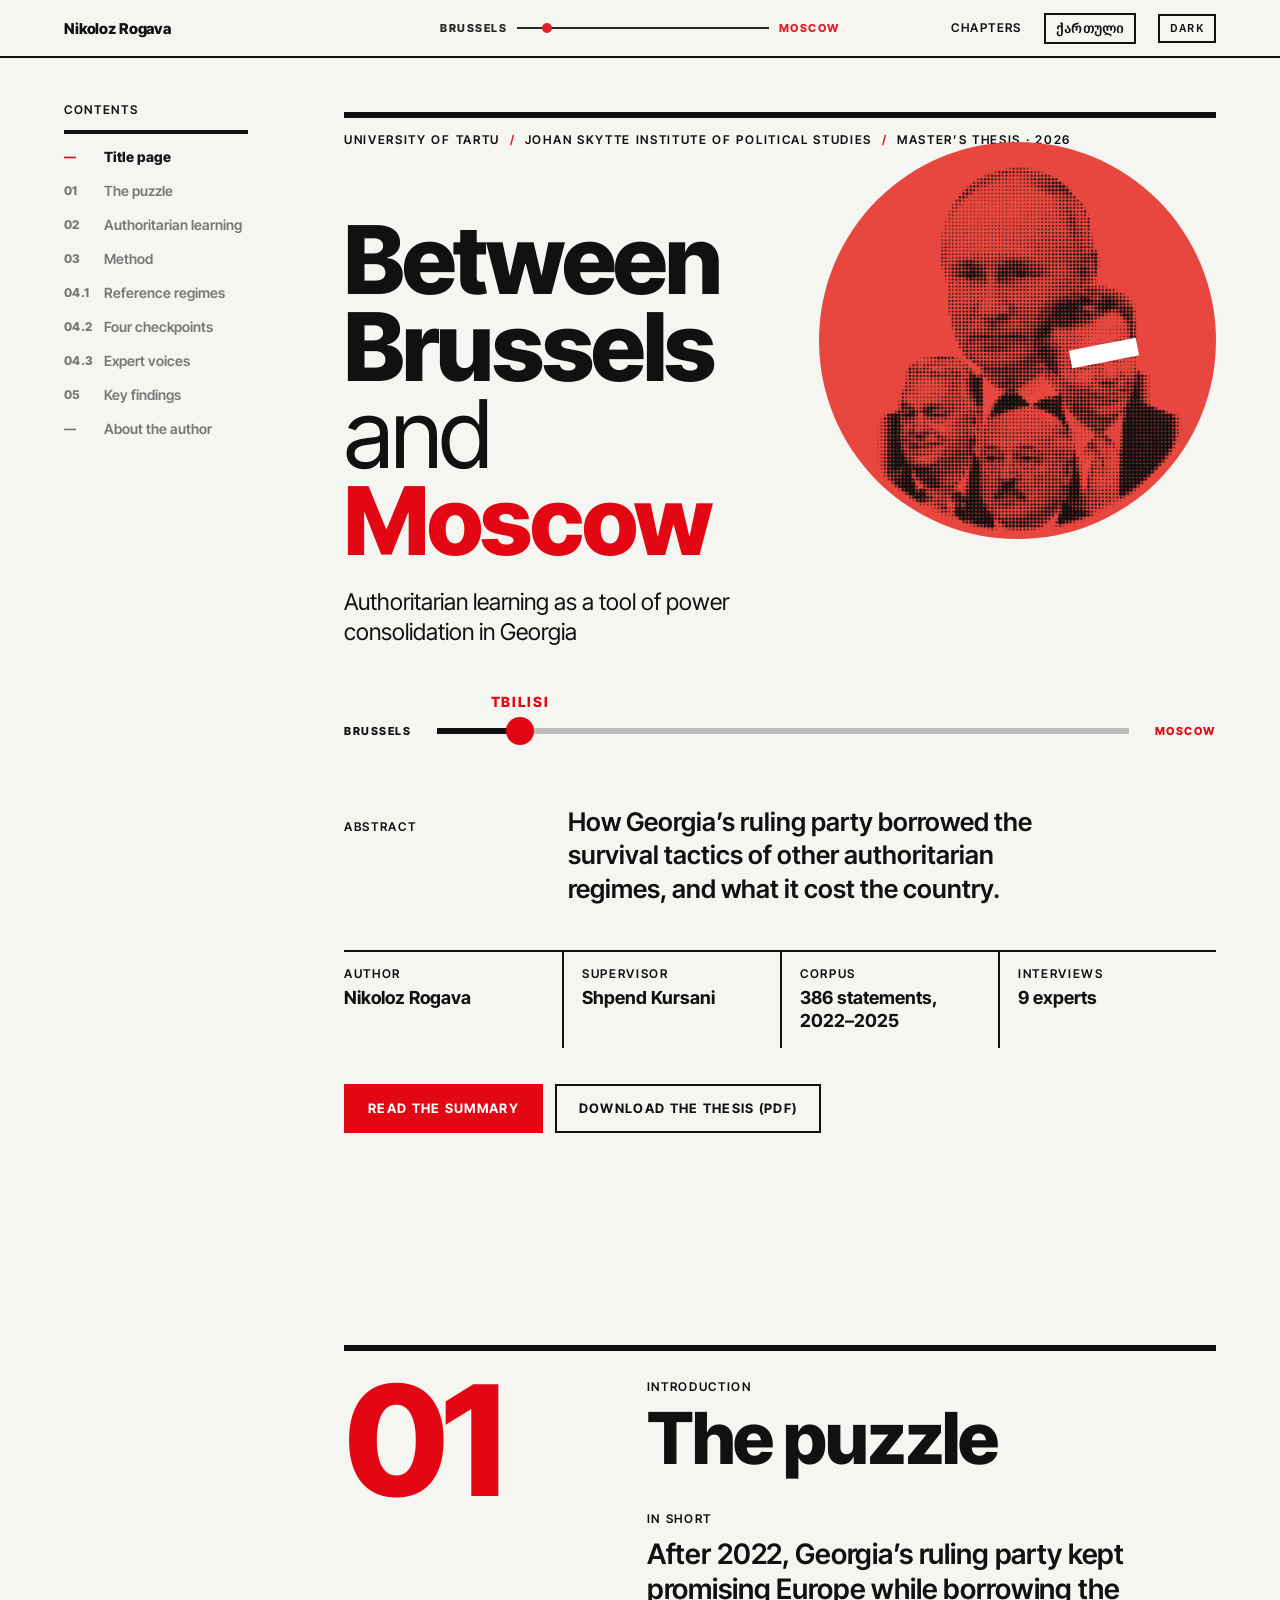
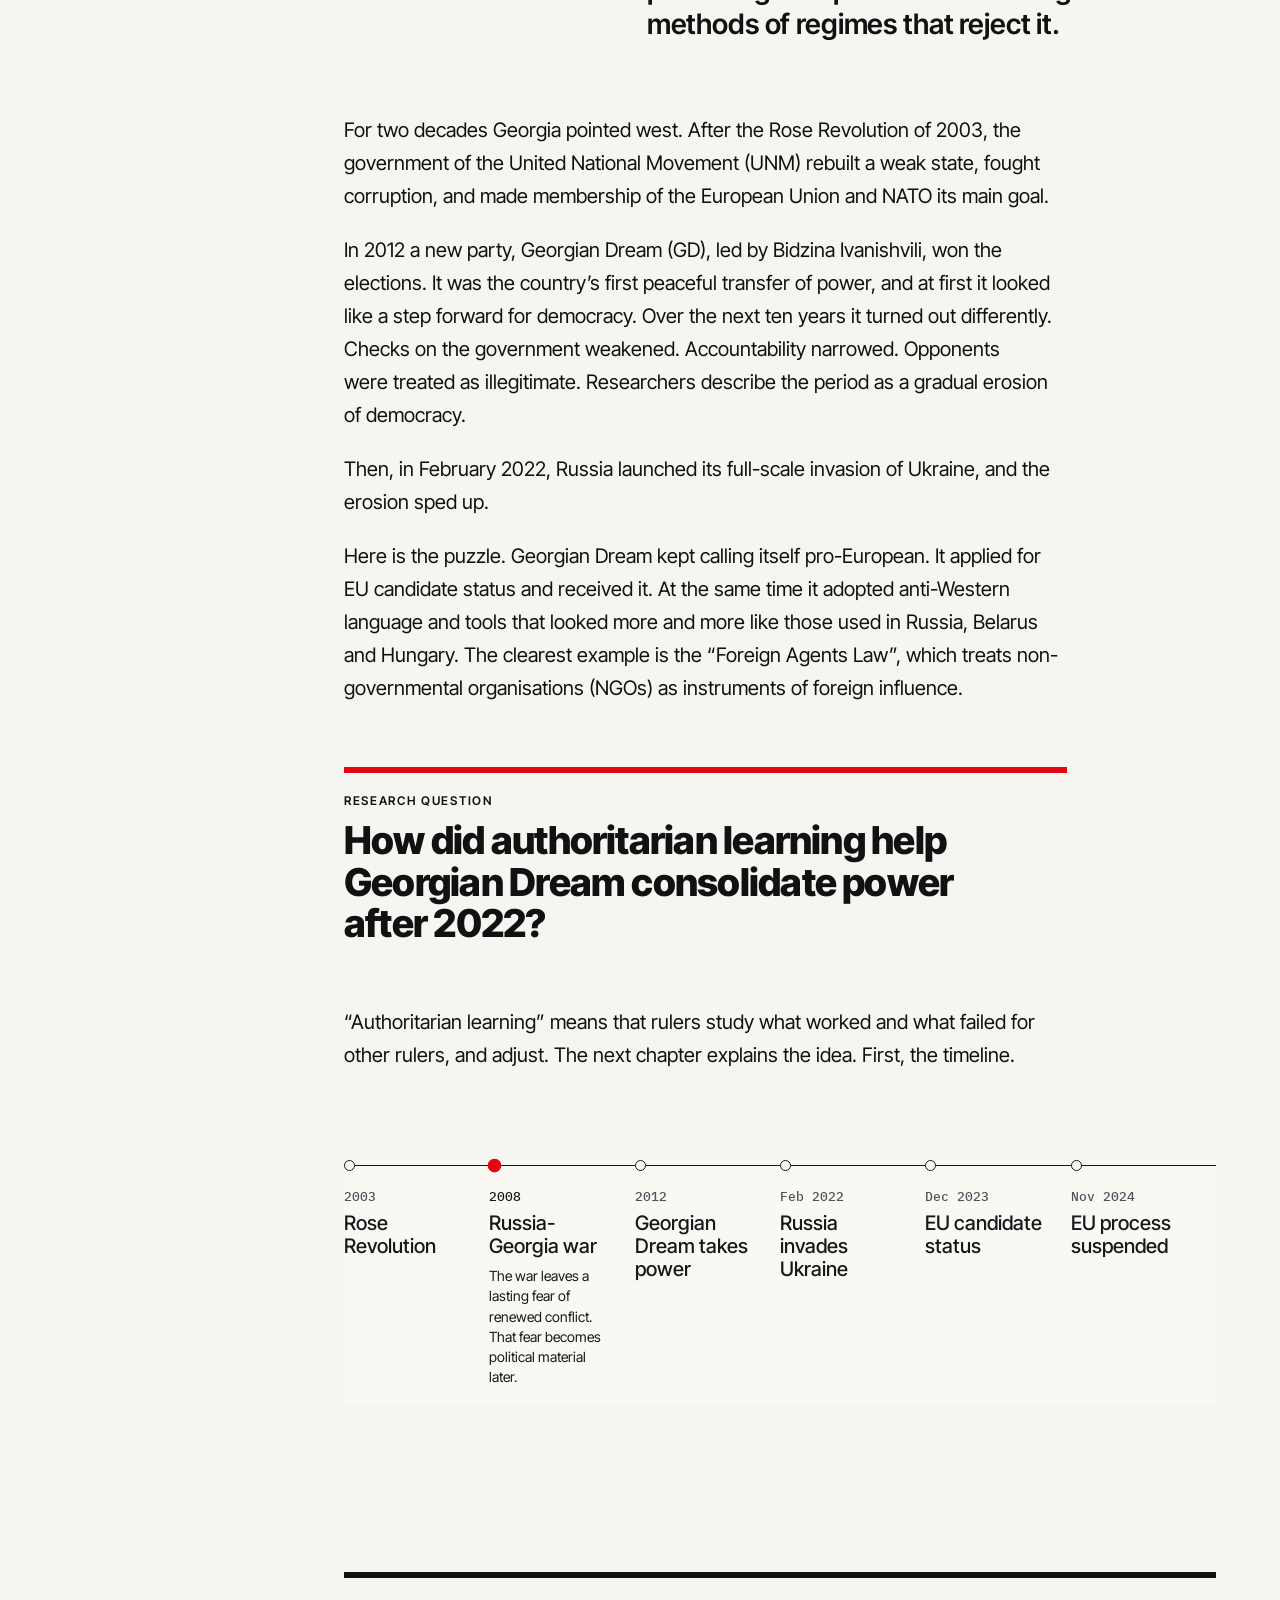
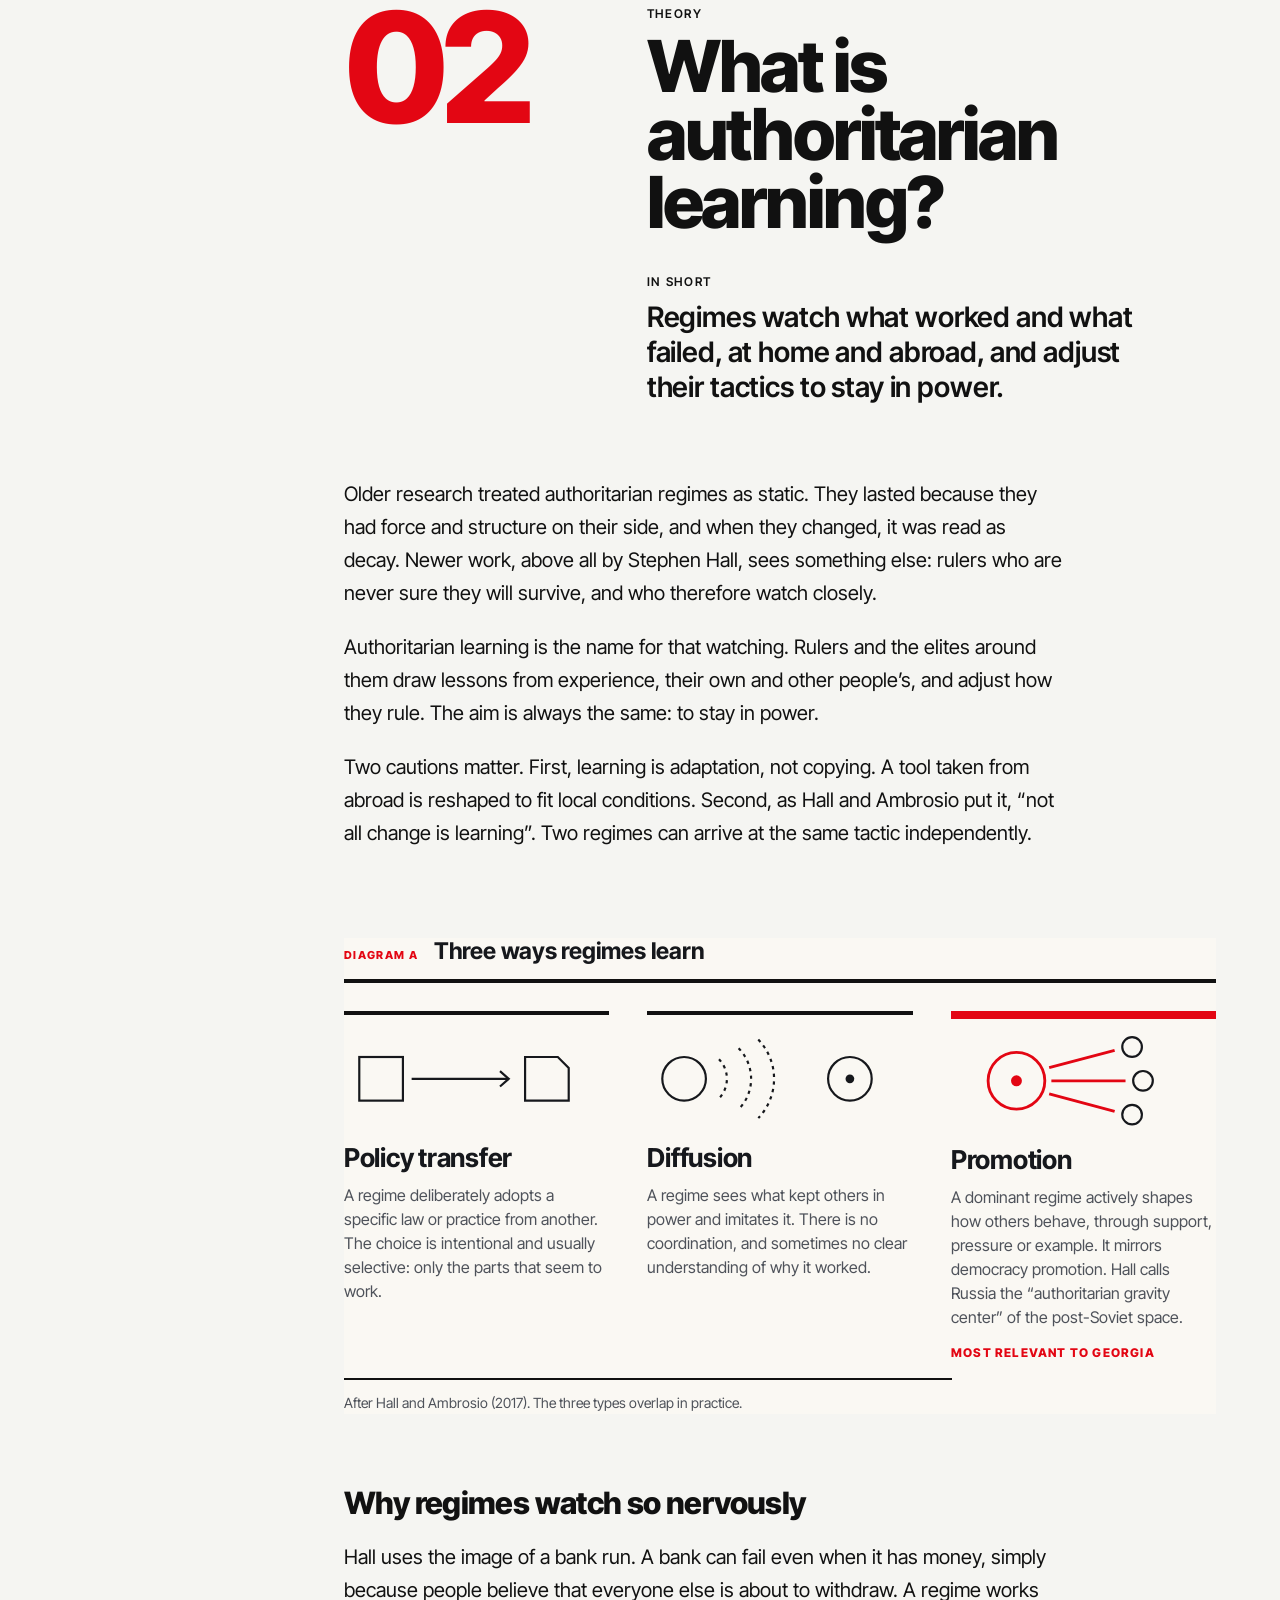
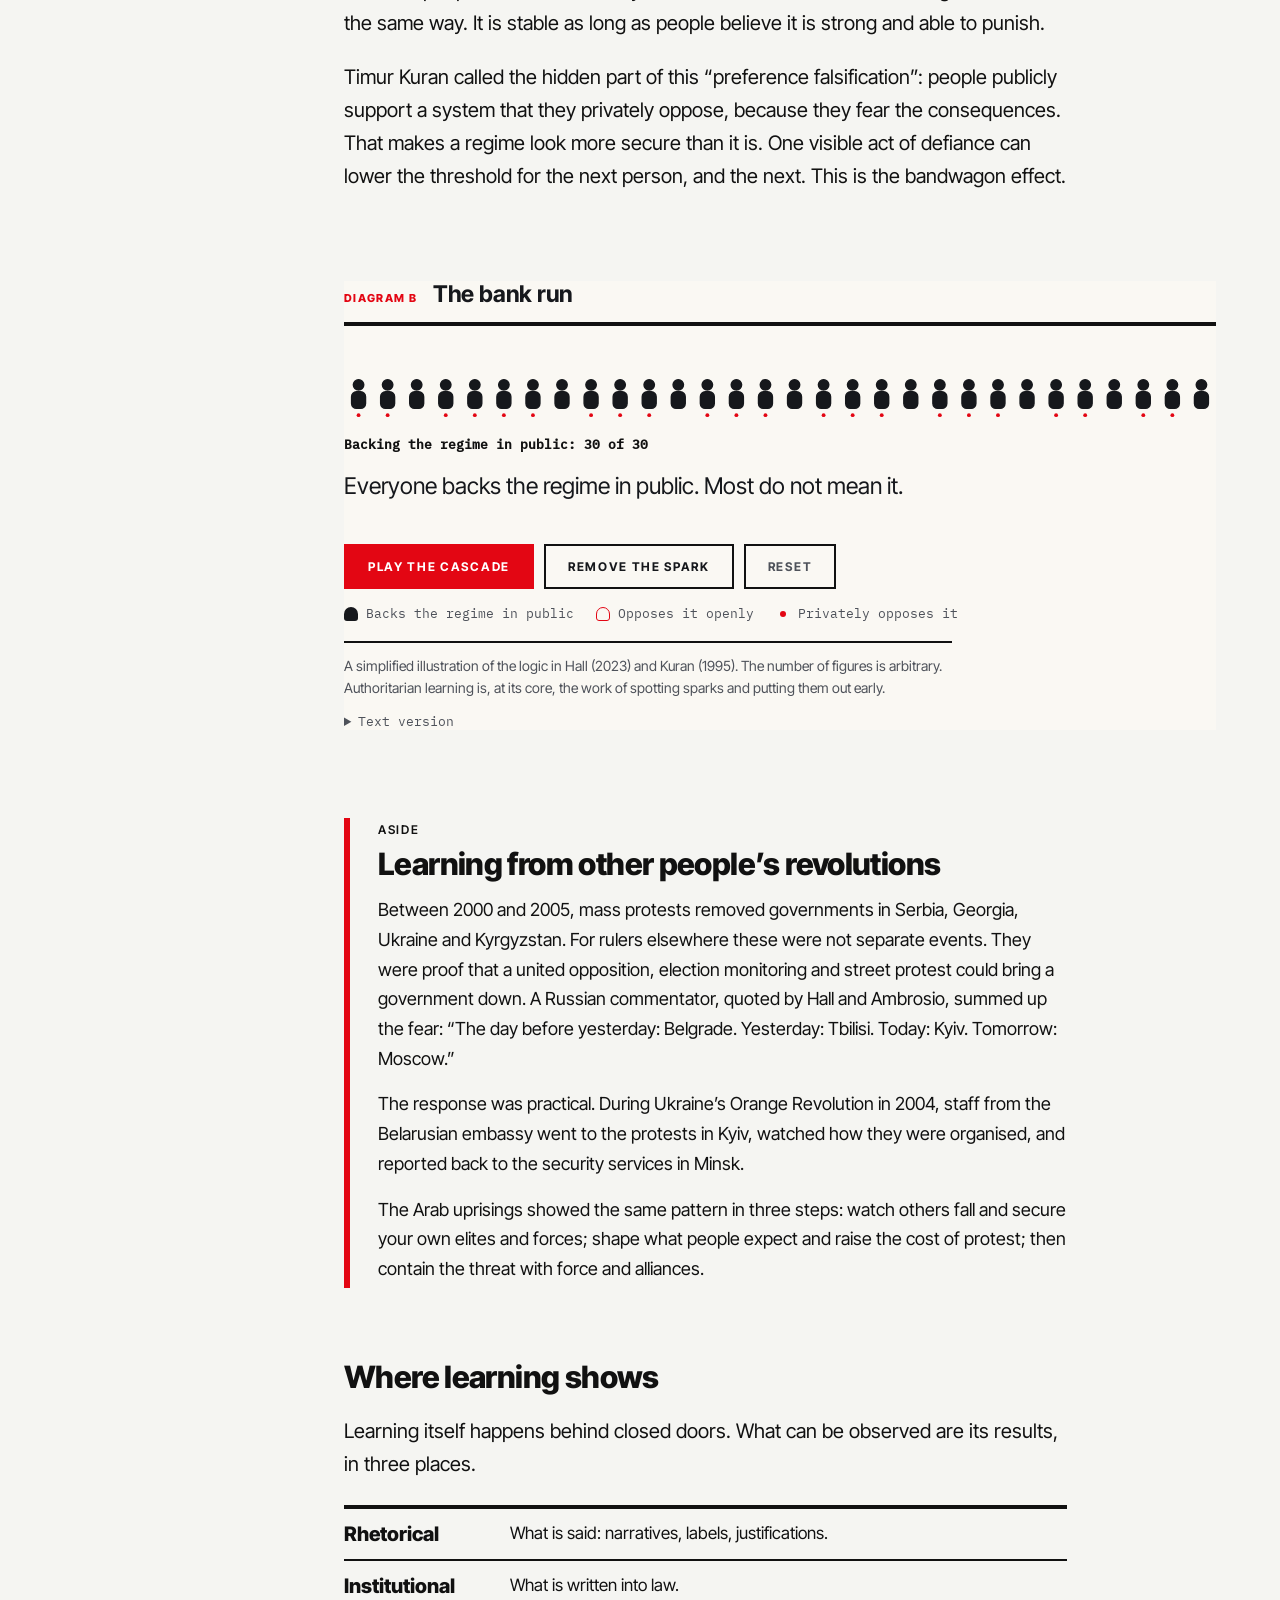
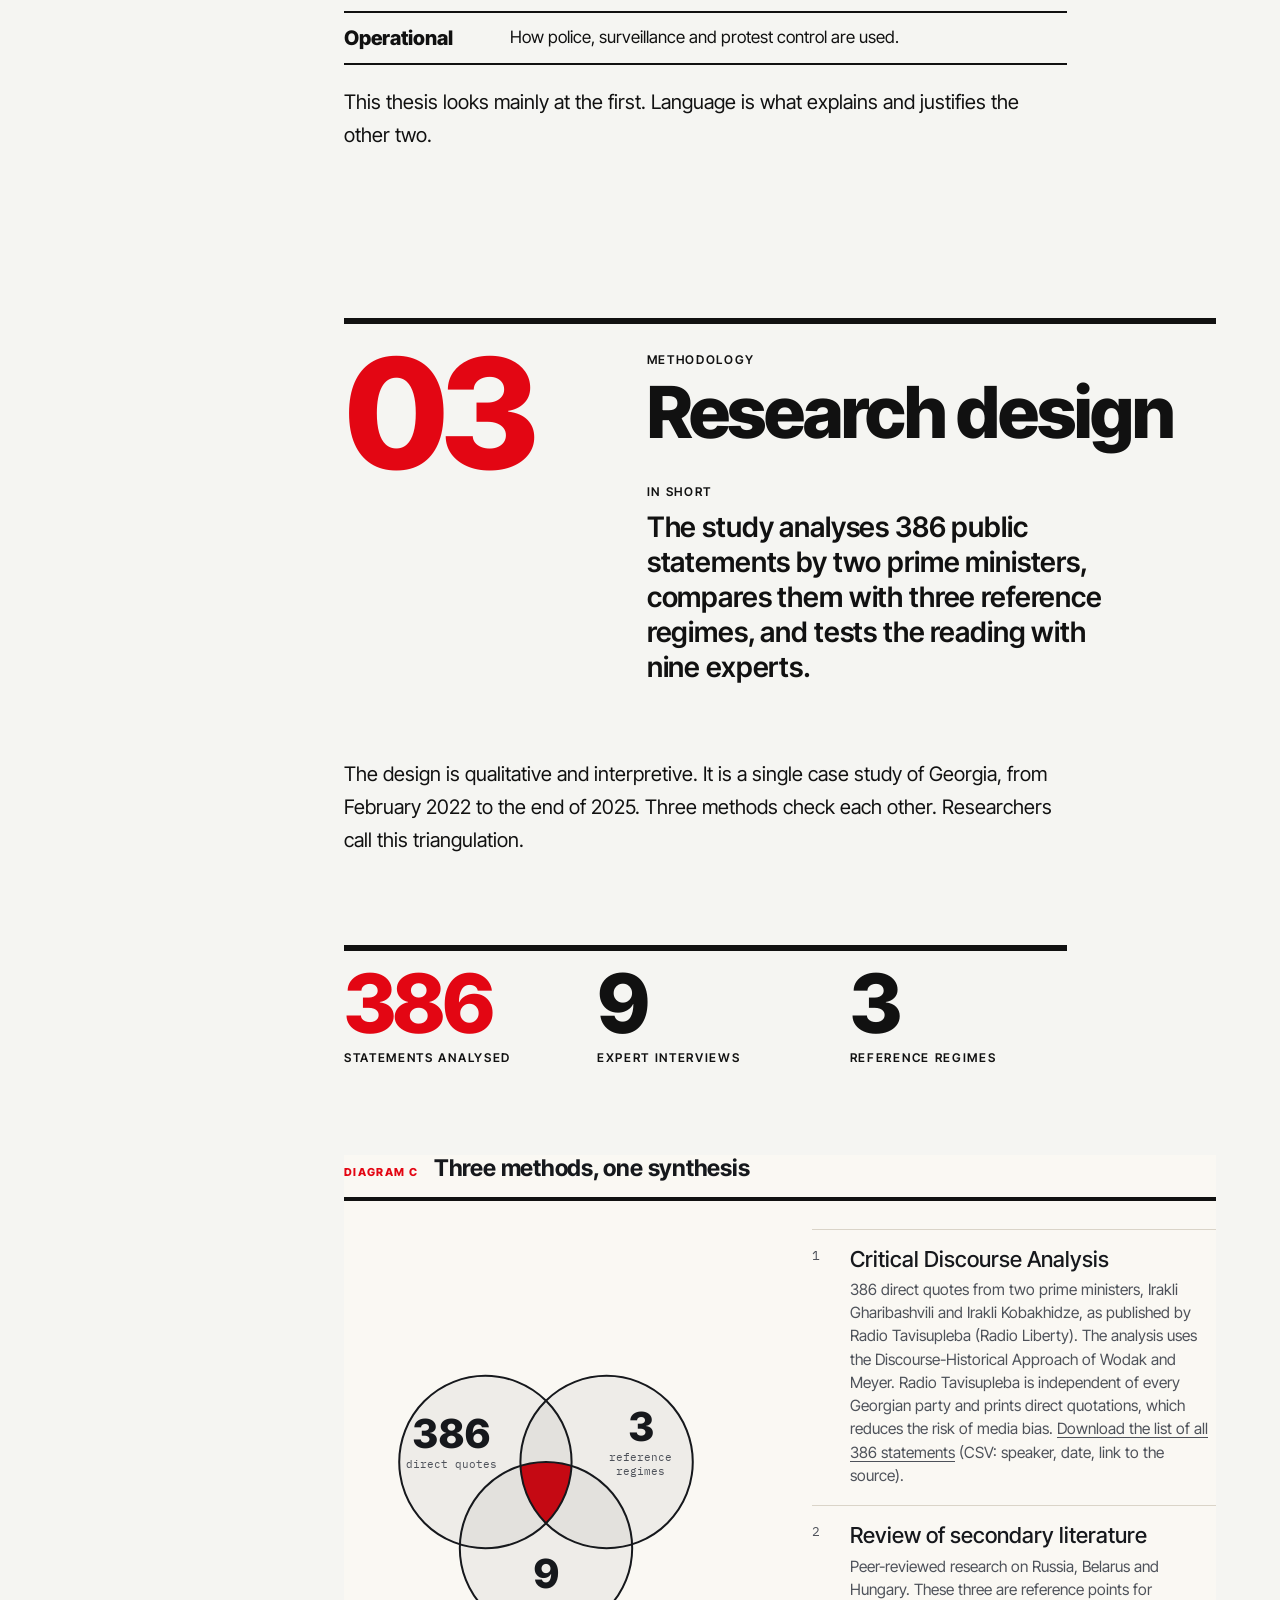
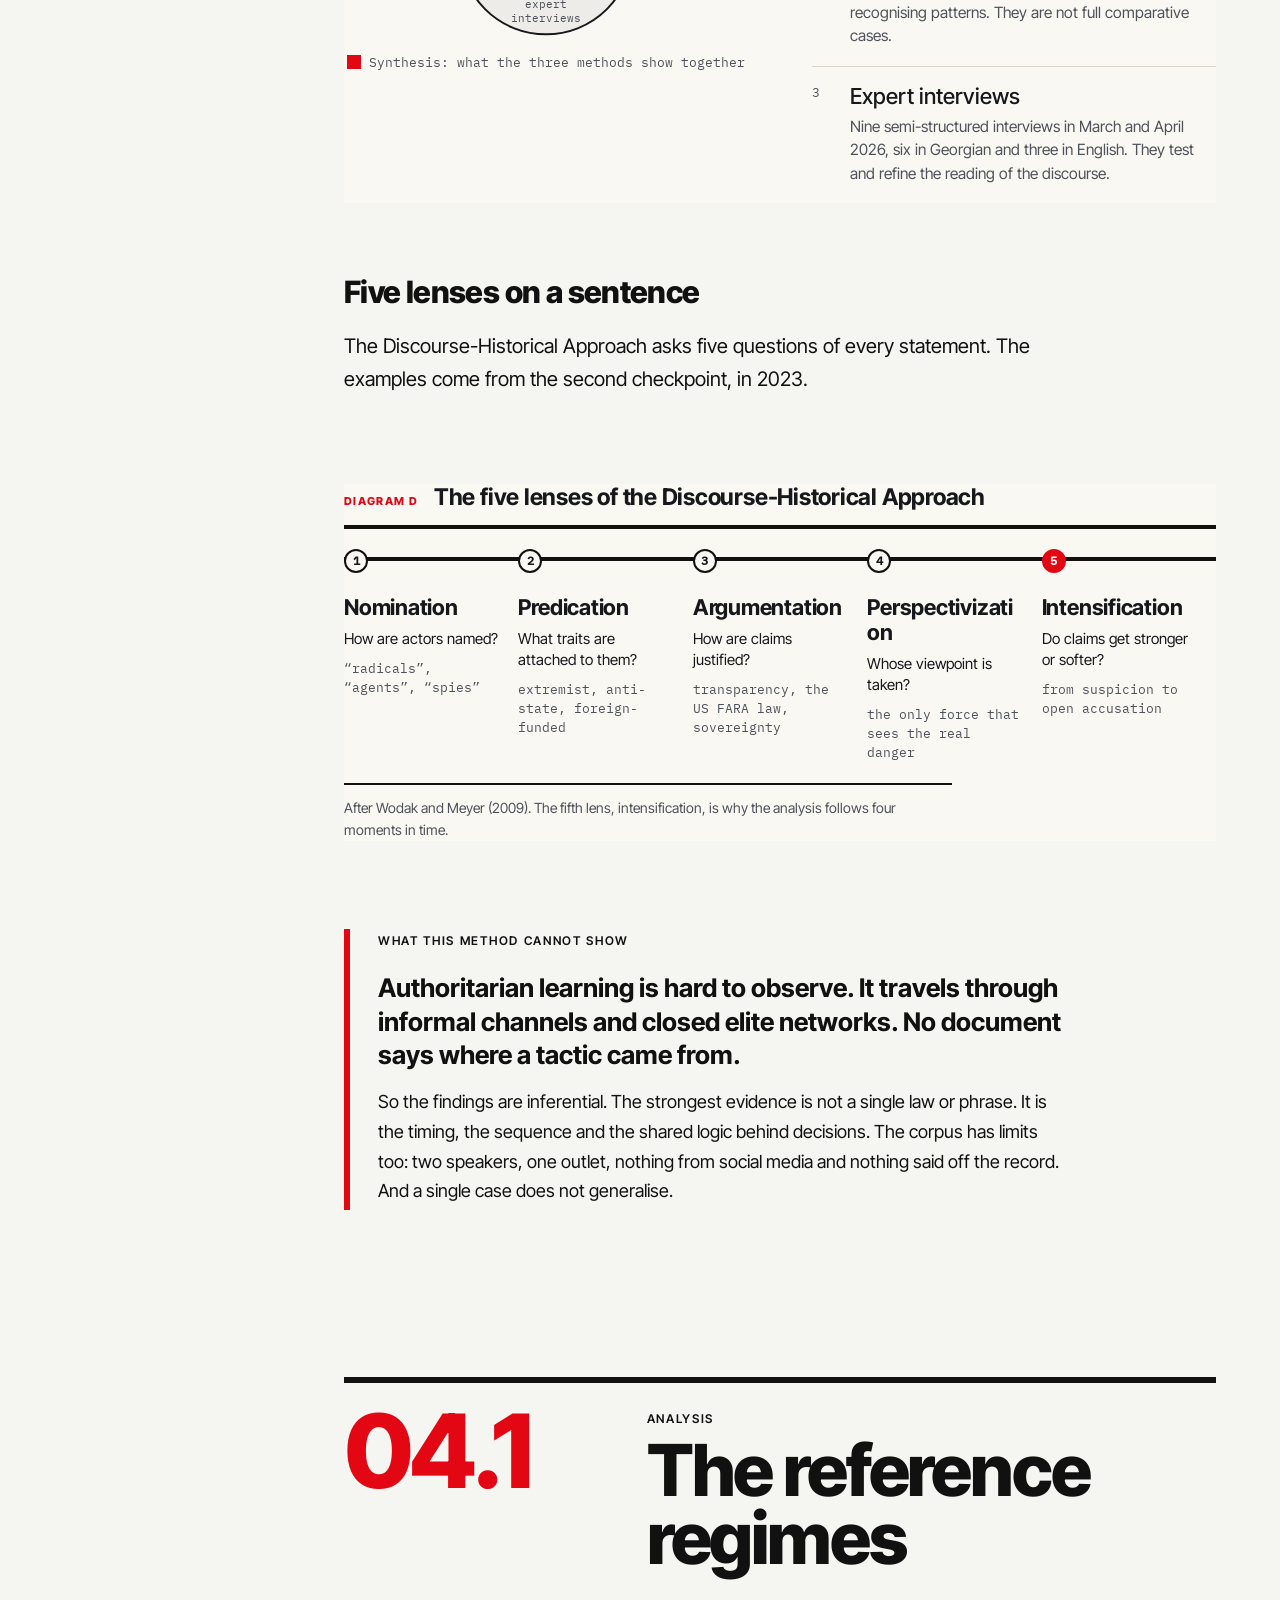
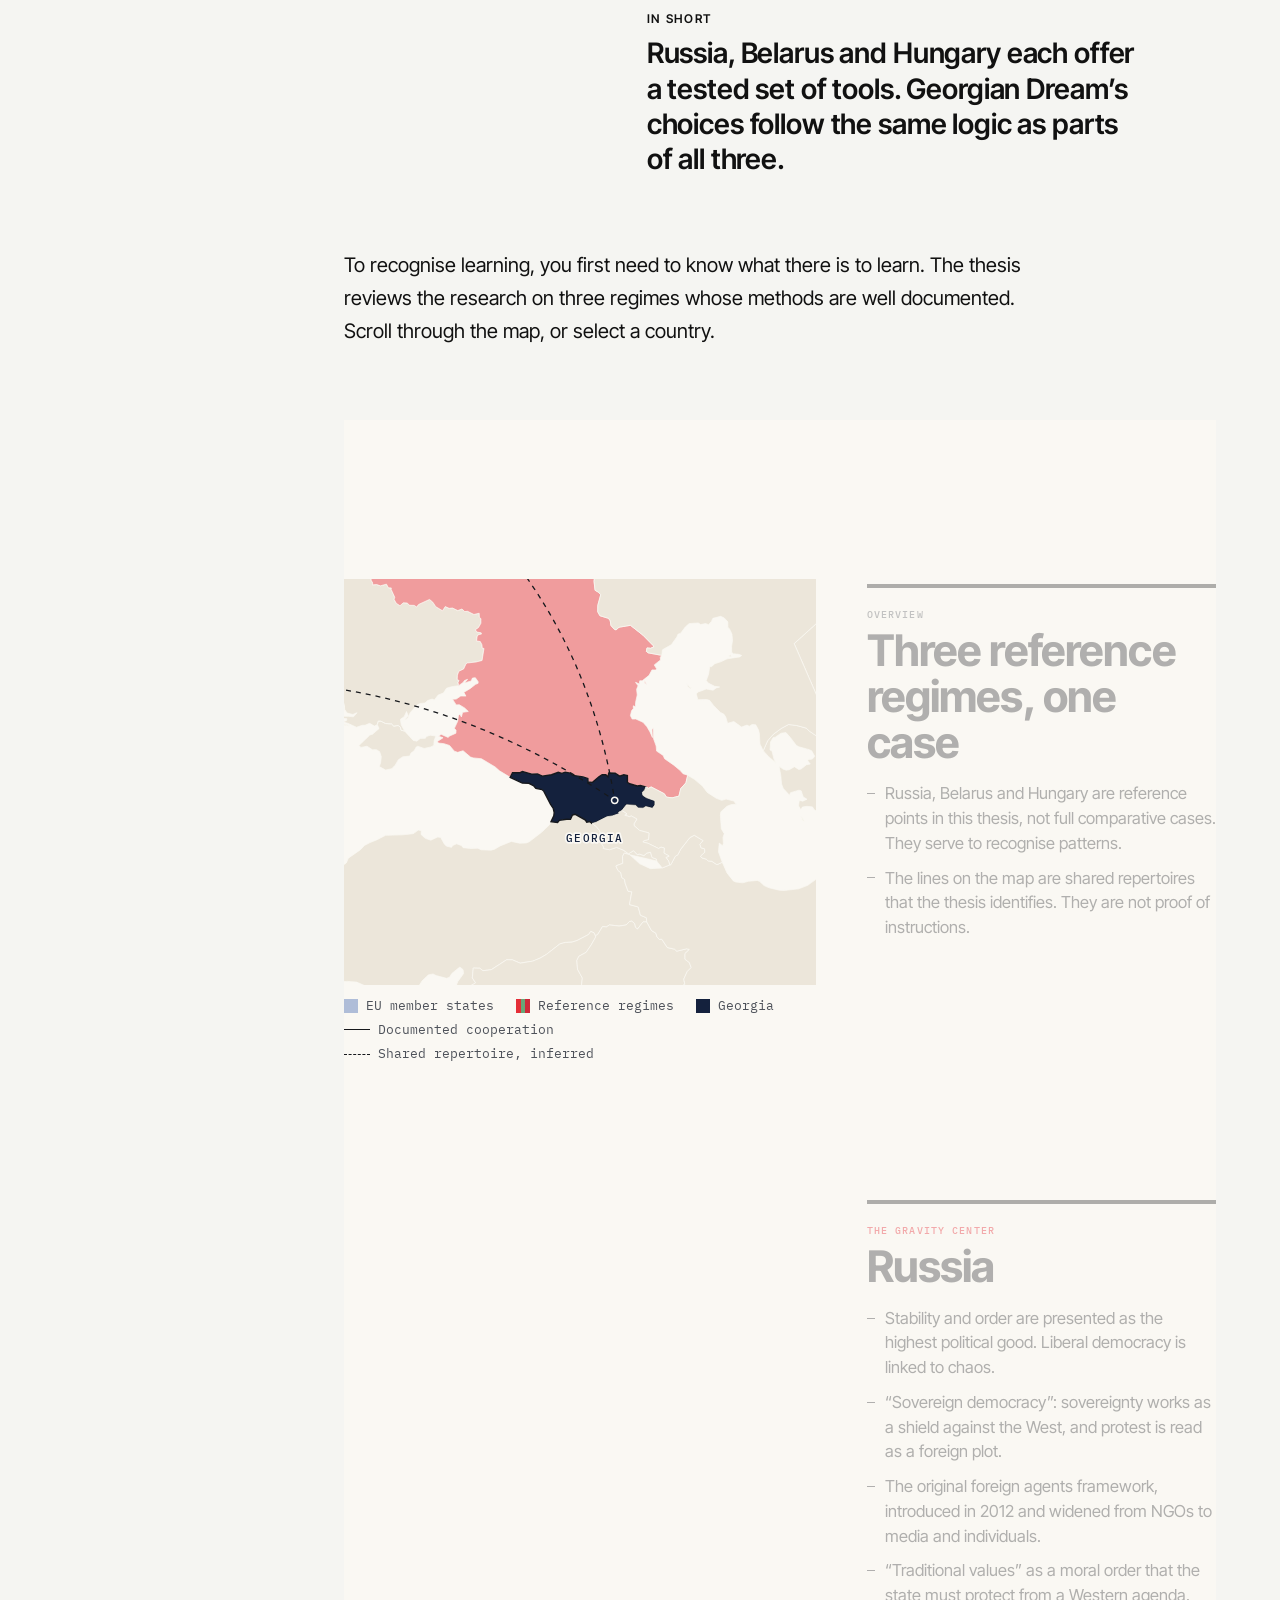
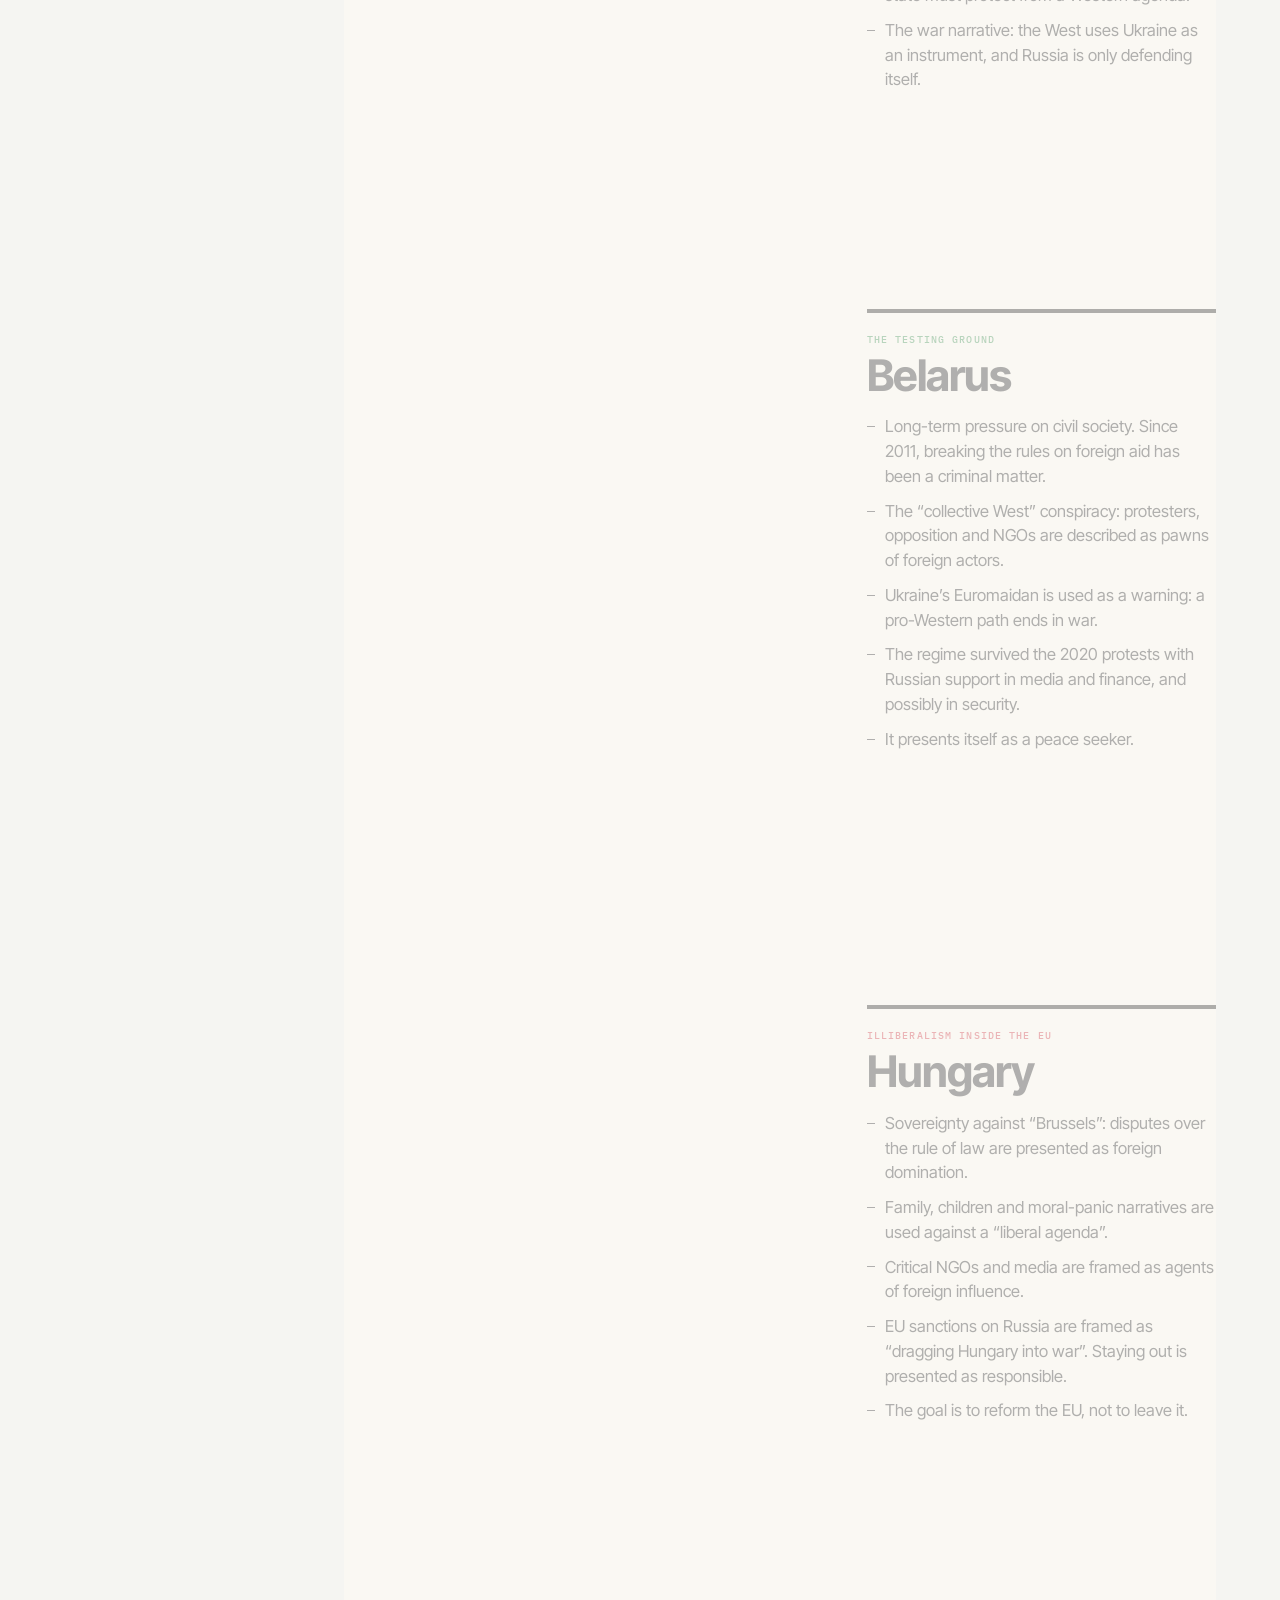
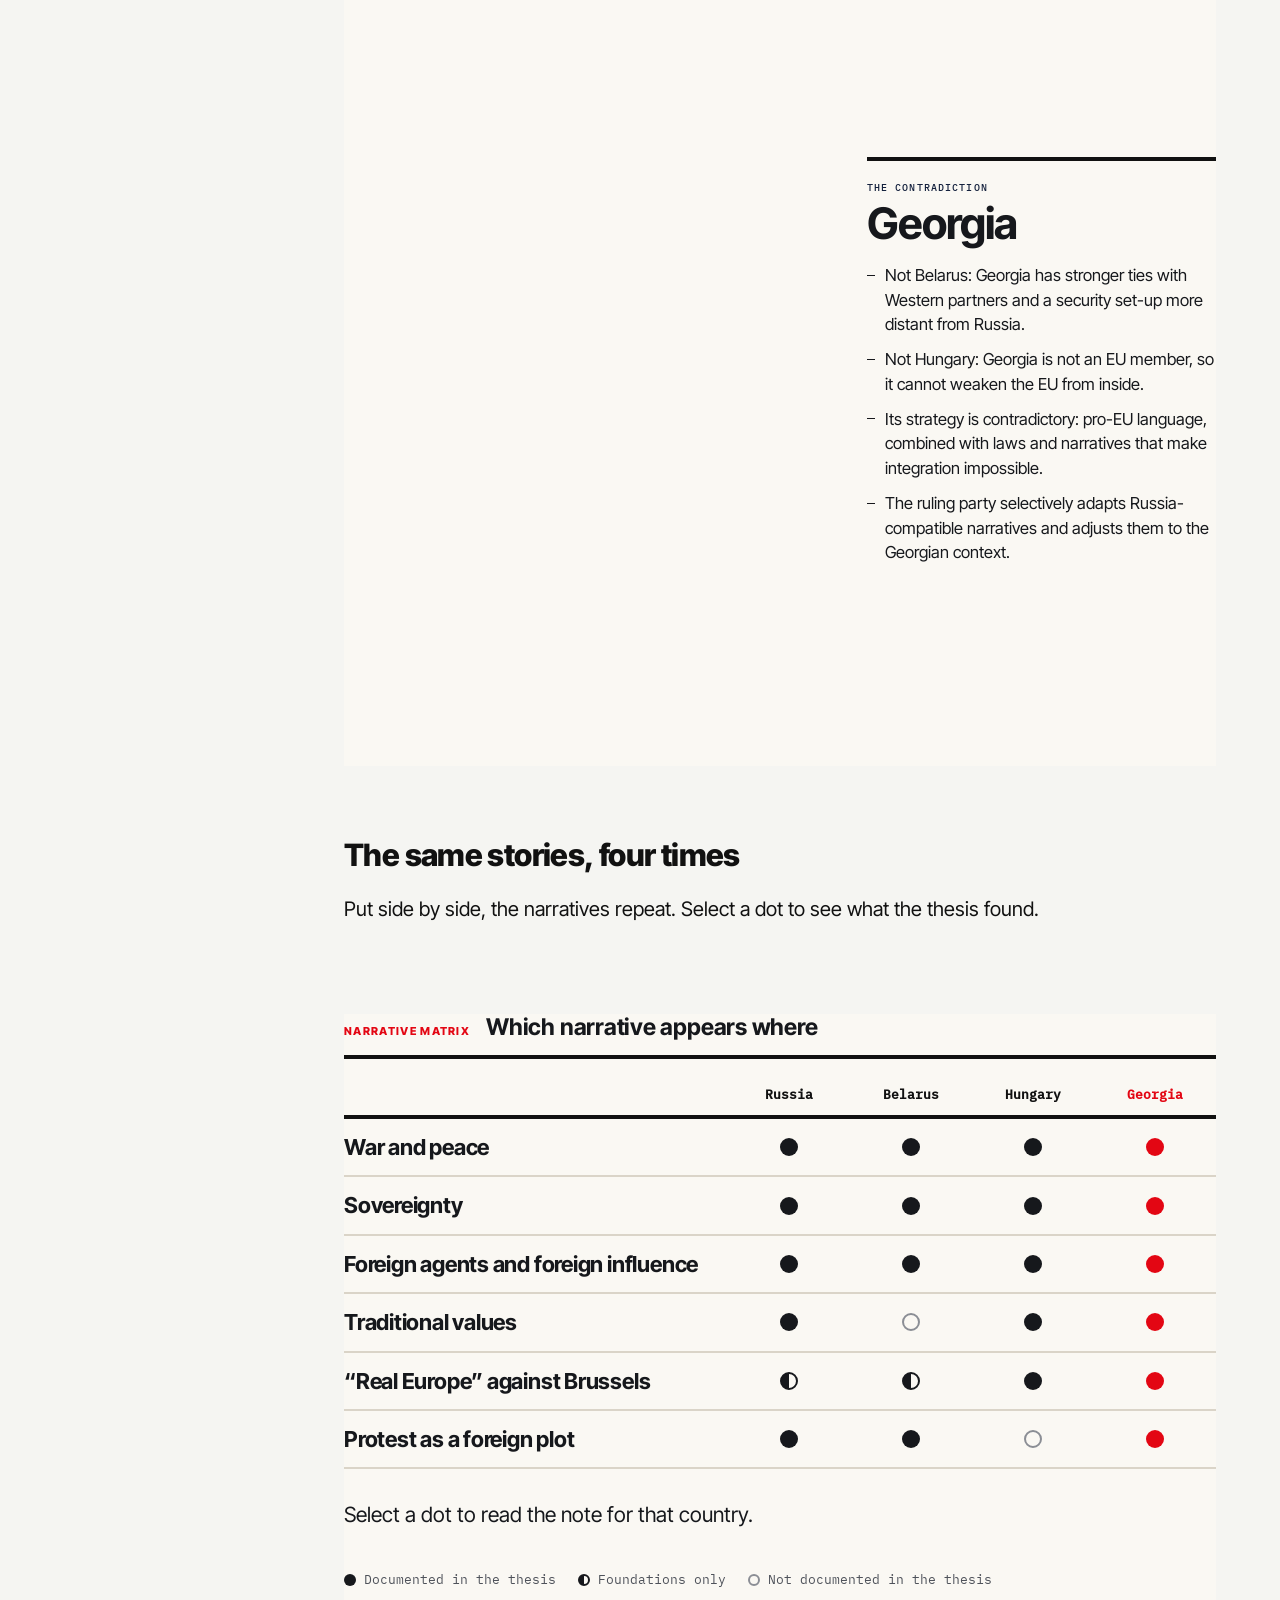
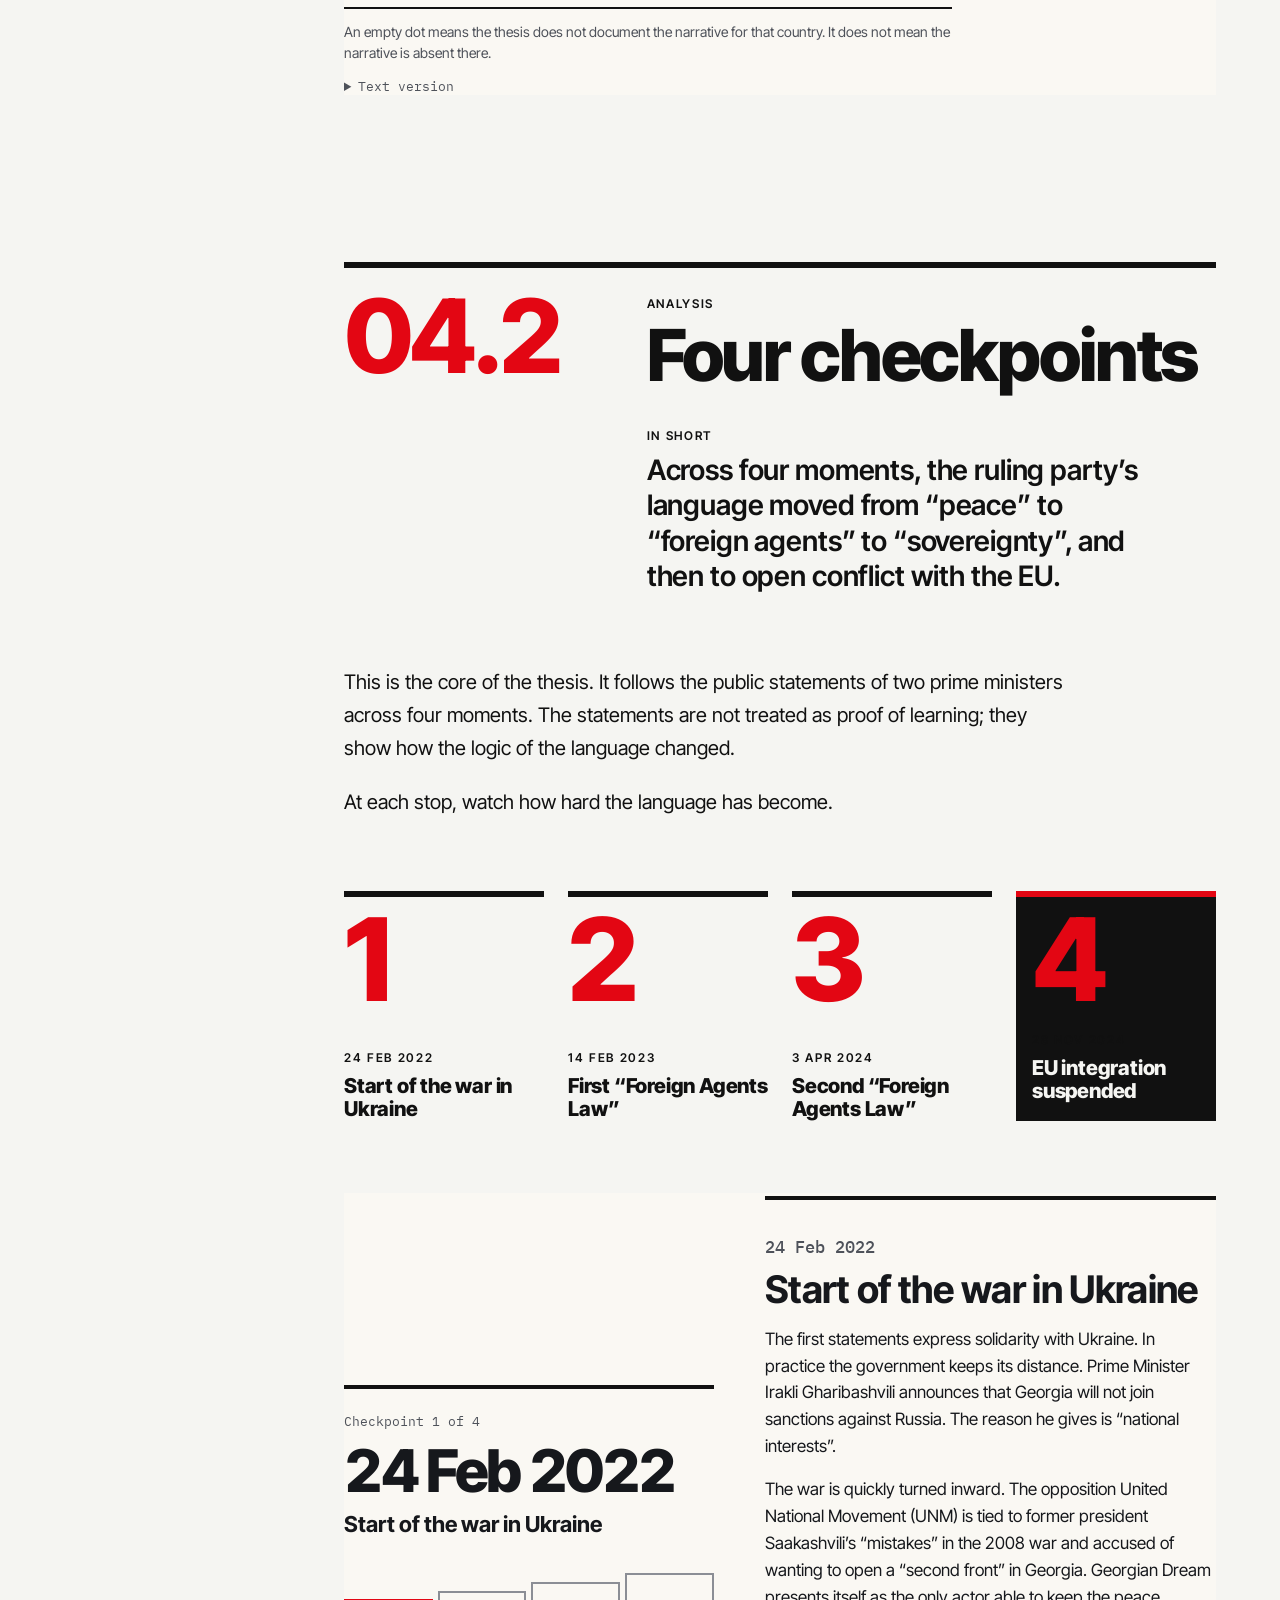
<file: index.html>
<!DOCTYPE html>
<html lang="en">
<head>
<meta charset="utf-8">
<meta name="viewport" content="width=device-width, initial-scale=1">
<title>Between Brussels and Moscow | Nikoloz Rogava</title>
<meta name="description" content="How Georgia’s ruling party borrowed the survival tactics of other authoritarian regimes, and what it cost the country. A visual summary of Nikoloz Rogava’s MA thesis, University of Tartu, 2026.">
<meta name="author" content="Nikoloz Rogava">
<meta name="color-scheme" content="light dark">
<meta name="theme-color" content="#FAF8F3" media="(prefers-color-scheme: light)">
<meta name="theme-color" content="#121417" media="(prefers-color-scheme: dark)">

<!-- Open Graph / X card (link previews) -->
<meta property="og:type" content="article">
<meta property="og:title" content="Between Brussels and Moscow">
<meta property="og:description" content="How Georgia’s ruling party borrowed the survival tactics of other authoritarian regimes, and what it cost the country.">
<meta property="og:image" content="https://authoritariangeorgia.com/images/preview-swiss.png">
<meta property="og:image:width" content="1200">
<meta property="og:image:height" content="630">
<meta property="og:image:alt" content="The title Between Brussels and Moscow beside a red circle with halftone portraits, and a line from Brussels to Moscow.">
<link rel="canonical" href="https://authoritariangeorgia.com/">
<link rel="alternate" hreflang="en" href="https://authoritariangeorgia.com/">
<link rel="alternate" hreflang="ka" href="https://authoritariangeorgia.com/ka/">
<meta property="og:url" content="https://authoritariangeorgia.com/">
<meta property="og:site_name" content="Nikoloz Rogava">
<meta name="twitter:card" content="summary_large_image">
<meta name="twitter:title" content="Between Brussels and Moscow">
<meta name="twitter:description" content="How Georgia’s ruling party borrowed the survival tactics of other authoritarian regimes, and what it cost the country.">
<meta name="twitter:image" content="https://authoritariangeorgia.com/images/preview-swiss.png">

<link rel="icon" href="data:image/svg+xml,%3Csvg xmlns='http://www.w3.org/2000/svg' viewBox='0 0 32 32'%3E%3Crect width='32' height='32' fill='%23FAF8F3'/%3E%3Cpath d='M4 16h24' stroke='%231B1A17' stroke-width='1.5'/%3E%3Cpath d='M4 12v8' stroke='%231F3F73' stroke-width='2.5'/%3E%3Cpath d='M28 12v8' stroke='%239A4B24' stroke-width='2.5'/%3E%3Ccircle cx='19' cy='16' r='3.5' fill='%237D1F35'/%3E%3C/svg%3E">
<link rel="preload" href="fonts/newsreader-latin-opsz-normal.woff2" as="font" type="font/woff2" crossorigin>
<link rel="preload" href="fonts/ibm-plex-sans-latin-400-normal.woff2" as="font" type="font/woff2" crossorigin>
<link rel="stylesheet" href="styles.css?v=20261125b">
<script>
  /* Apply a saved theme before first paint */
  (function () {
    try {
      var t = localStorage.getItem("theme");
      if (t === "dark" || t === "light") document.documentElement.setAttribute("data-theme", t);
    } catch (e) {}
    document.documentElement.classList.add("js");
  })();
</script>
<script type="application/ld+json">
{
  "@context": "https://schema.org",
  "@graph": [
    {
      "@type": "Person",
      "@id": "https://authoritariangeorgia.com/#person",
      "name": "Nikoloz Rogava",
      "jobTitle": "Political Analyst",
      "worksFor": { "@type": "Organization", "name": "TV Formula" },
      "alumniOf": [
        { "@type": "CollegeOrUniversity", "name": "University of Tartu" },
        { "@type": "CollegeOrUniversity", "name": "Tbilisi State University" }
      ],
      "knowsAbout": ["Authoritarian learning", "EU-Georgia relations", "Eastern Partnership", "Post-Soviet politics"],
      "url": "https://authoritariangeorgia.com/",
      "image": "https://authoritariangeorgia.com/images/portrait.jpg",
      "sameAs": ["https://www.linkedin.com/in/nikoloz-rogava-43b50126a/"]
    },
    {
      "@type": "Thesis",
      "name": "Between Brussels and Moscow: Authoritarian Learning as a Tool of Power Consolidation in Georgia",
      "author": { "@id": "https://authoritariangeorgia.com/#person" },
      "datePublished": "2026",
      "inSupportOf": "MA",
      "url": "https://authoritariangeorgia.com/",
      "sameAs": "https://dspace.ut.ee/items/77e28aac-2990-48bd-a091-a60995d9a4b0",
      "sourceOrganization": { "@type": "CollegeOrUniversity", "name": "University of Tartu, Johan Skytte Institute of Political Studies" }
    }
  ]
}
</script>
<link rel="preconnect" href="https://fonts.googleapis.com">
<link rel="preconnect" href="https://fonts.gstatic.com" crossorigin>
<link rel="stylesheet" href="https://fonts.googleapis.com/css2?family=Inter+Tight:wght@400;600;700;800&display=swap">
<link rel="stylesheet" href="swiss.css?v=20261125b">
</head>
<body>
<a class="skip" href="#main">Skip to the story</a>

<!-- ============================ TOP BAR ============================ -->
<header class="bar" id="bar">
  <div class="bar__progress" aria-hidden="true"><span id="progress"></span></div>
  <a class="bar__name" href="#hero">Nikoloz Rogava</a>

  <div class="bar__pole" aria-hidden="true">
    <div class="pole pole--mini" id="barPole" style="--p:.5">
      <span class="pole__end pole__end--w">Brussels</span>
      <span class="pole__track"><span class="pole__mark"><i></i></span></span>
      <span class="pole__end pole__end--e">Moscow</span>
    </div>
  </div>

  <nav class="bar__nav" aria-label="Site">
    <details class="menu" id="menu">
      <summary>Chapters</summary>
      <ol class="menu__list">
        <li><a href="#puzzle"><span>01</span> The puzzle</a></li>
        <li><a href="#theory"><span>02</span> What is authoritarian learning?</a></li>
        <li><a href="#method"><span>03</span> Research design</a></li>
        <li><a href="#regimes"><span>04.1</span> The reference regimes</a></li>
        <li><a href="#checkpoints"><span>04.2</span> Four checkpoints</a></li>
        <li><a href="#experts"><span>04.3</span> Expert voices</a></li>
        <li><a href="#findings"><span>05</span> Key findings</a></li>
        <li><a href="#about"><span></span> About the author</a></li>
      </ol>
    </details>
    <a class="bar__link" href="#about">About</a>
    <a class="bar__lang" href="ka/" lang="ka" hreflang="ka">ქართული</a>
    <button class="theme" id="themeToggle" type="button" aria-pressed="false"><span id="themeLabel">Dark</span><span class="sr"> mode</span></button>
  </nav>
</header>

<!-- Chapter dots (desktop) -->
<nav class="dots" aria-label="Chapters">
  <p class="dots__head">Contents</p>
  <ol>
    <li><a href="#hero" data-dot="hero"><span><em>—</em>Title page</span></a></li>
    <li><a href="#puzzle" data-dot="puzzle"><span><em>01</em>The puzzle</span></a></li>
    <li><a href="#theory" data-dot="theory"><span><em>02</em>Authoritarian learning</span></a></li>
    <li><a href="#method" data-dot="method"><span><em>03</em>Method</span></a></li>
    <li><a href="#regimes" data-dot="regimes"><span><em>04.1</em>Reference regimes</span></a></li>
    <li><a href="#checkpoints" data-dot="checkpoints"><span><em>04.2</em>Four checkpoints</span></a></li>
    <li><a href="#experts" data-dot="experts"><span><em>04.3</em>Expert voices</span></a></li>
    <li><a href="#findings" data-dot="findings"><span><em>05</em>Key findings</span></a></li>
    <li><a href="#about" data-dot="about"><span><em>—</em>About the author</span></a></li>
  </ol>
</nav>

<main id="main">

<!-- ============================ 0. HERO ============================ -->
<section class="hero" id="hero" data-section="hero">
  <div class="hero__inner">
    <p class="hero__meta"><span>University of Tartu</span><span>Johan Skytte Institute of Political Studies</span><span>Master’s thesis · 2026</span></p>

    <div class="hero__titleblock">
      <h1 class="hero__title">Between Brussels <em>and</em> <span class="moscow">Moscow</span></h1>
      <p class="hero__sub">Authoritarian learning as a tool of power consolidation in Georgia</p>
    </div>
    <div class="sw-disc">
      <img class="sw-collage" src="images/faces/collage.webp" alt="Halftone collage of Vladimir Putin, Bidzina Ivanishvili, Viktor Orbán and Alexander Lukashenko" width="900" height="900">
      <span class="sw-ring" aria-hidden="true"></span>
      <span class="sw-bar" aria-hidden="true"></span>
    </div>


    <div class="hero__pole" role="img" aria-label="A thin horizontal axis. Brussels is at the left end, Moscow at the right end, and Tbilisi is marked between them.">
      <div class="pole pole--hero" id="heroPole" style="--p:.5">
        <span class="pole__end pole__end--w">Brussels</span>
        <span class="pole__track"><span class="pole__mark"><i></i><b>Tbilisi</b></span></span>
        <span class="pole__end pole__end--e">Moscow</span>
      </div>
    </div>

    <div class="hero__abstract">
      <p class="label">Abstract</p>
      <p class="hero__hook">How Georgia’s ruling party borrowed the survival tactics of other authoritarian regimes, and what it cost the country.</p>
    </div>

    <dl class="hero__facts">
      <div><dt>Author</dt><dd>Nikoloz Rogava</dd></div>
      <div><dt>Supervisor</dt><dd>Shpend Kursani</dd></div>
      <div><dt>Corpus</dt><dd>386 statements, 2022–2025</dd></div>
      <div><dt>Interviews</dt><dd>9 experts</dd></div>
    </dl>

    <p class="hero__cta">
      <a class="btn btn--solid" href="#puzzle">Read the summary</a>
      <a class="btn" href="assets/thesis.pdf" download="Rogava-2026-Between-Brussels-and-Moscow.pdf">Download the thesis (PDF)</a>
    </p>
  </div>
</section>

<!-- ============================ 01. THE PUZZLE ============================ -->
<section class="chapter" id="puzzle" data-section="puzzle">
  <header class="chapter__head">
    <p class="chapter__num" aria-hidden="true">01</p>
    <p class="label">Introduction</p>
    <h2>The puzzle</h2>
    <p class="inshort"><span class="label">In short</span>After 2022, Georgia’s ruling party kept promising Europe while borrowing the methods of regimes that reject it.</p>
  </header>

  <div class="prose">
    <p>For two decades Georgia pointed west. After the Rose Revolution of 2003, the government of the United National Movement (UNM) rebuilt a weak state, fought corruption, and made membership of the European Union and NATO its main goal.</p>
    <p>In 2012 a new party, Georgian Dream (GD), led by Bidzina Ivanishvili, won the elections. It was the country’s first peaceful transfer of power, and at first it looked like a step forward for democracy. Over the next ten years it turned out differently. Checks on the government weakened. Accountability narrowed. Opponents were treated as illegitimate. Researchers describe the period as a gradual erosion of democracy.</p>
    <p>Then, in February 2022, Russia launched its full-scale invasion of Ukraine, and the erosion sped up.</p>
    <p>Here is the puzzle. Georgian Dream kept calling itself pro-European. It applied for EU candidate status and received it. At the same time it adopted anti-Western language and tools that looked more and more like those used in Russia, Belarus and Hungary. The clearest example is the “Foreign Agents Law”, which treats non-governmental organisations (NGOs) as instruments of foreign influence.</p>
    <p class="rq"><span class="label">Research question</span>How did authoritarian learning help Georgian Dream consolidate power after 2022?</p>
    <p>“Authoritarian learning” means that rulers study what worked and what failed for other rulers, and adjust. The next chapter explains the idea. First, the timeline.</p>
  </div>

  <figure class="fig fig--wide" id="figTimeline">
    <div class="tl" id="timeline"></div>
  </figure>
</section>

<!-- ============================ 02. THEORY ============================ -->
<section class="chapter" id="theory" data-section="theory">
  <header class="chapter__head">
    <p class="chapter__num" aria-hidden="true">02</p>
    <p class="label">Theory</p>
    <h2>What is authoritarian learning?</h2>
    <p class="inshort"><span class="label">In short</span>Regimes watch what worked and what failed, at home and abroad, and adjust their tactics to stay in power.</p>
  </header>

  <div class="prose">
    <p>Older research treated authoritarian regimes as static. They lasted because they had force and structure on their side, and when they changed, it was read as decay. Newer work, above all by Stephen Hall, sees something else: rulers who are never sure they will survive, and who therefore watch closely.</p>
    <p>Authoritarian learning is the name for that watching. Rulers and the elites around them draw lessons from experience, their own and other people’s, and adjust how they rule. The aim is always the same: to stay in power.</p>
    <p>Two cautions matter. First, learning is adaptation, not copying. A tool taken from abroad is reshaped to fit local conditions. Second, as Hall and Ambrosio put it, “not all change is learning”. Two regimes can arrive at the same tactic independently.</p>
  </div>

  <figure class="fig fig--wide" id="figTypes">
    <p class="fig__title"><span class="label">Diagram A</span>Three ways regimes learn</p>
    <ol class="types">
      <li class="type">
        <svg viewBox="0 0 220 84" role="img" aria-label="A solid arrow carries a shape from one regime to another, where it is slightly altered.">
          <rect class="s" x="14" y="22" width="40" height="40"/>
          <path class="s draw" d="M62 42H150"/><path class="s" d="M143 35l8 7-8 7"/>
          <path class="s" d="M166 22h30l10 10v30h-40z"/>
        </svg>
        <h3>Policy transfer</h3>
        <p>A regime deliberately adopts a specific law or practice from another. The choice is intentional and usually selective: only the parts that seem to work.</p>
      </li>
      <li class="type">
        <svg viewBox="0 0 220 84" role="img" aria-label="One regime watches another from a distance. There is no line of contact, only ripples.">
          <circle class="s" cx="34" cy="42" r="20"/>
          <path class="s dash" d="M66 24a26 26 0 0 1 0 36"/><path class="s dash" d="M84 14a40 40 0 0 1 0 56"/><path class="s dash" d="M102 6a52 52 0 0 1 0 72"/>
          <circle class="s" cx="186" cy="42" r="20"/><circle class="f" cx="186" cy="42" r="4"/>
        </svg>
        <h3>Diffusion</h3>
        <p>A regime sees what kept others in power and imitates it. There is no coordination, and sometimes no clear understanding of why it worked.</p>
      </li>
      <li class="type type--key">
        <svg viewBox="0 0 220 84" role="img" aria-label="A large centre with arrows pointing outwards to three smaller regimes.">
          <circle class="s k" cx="60" cy="42" r="26"/><circle class="f k" cx="60" cy="42" r="5"/>
          <path class="s k draw" d="M90 30L150 14"/><path class="s k draw" d="M92 42H160"/><path class="s k draw" d="M90 54L150 70"/>
          <circle class="s" cx="166" cy="11" r="9"/><circle class="s" cx="176" cy="42" r="9"/><circle class="s" cx="166" cy="73" r="9"/>
        </svg>
        <h3>Promotion</h3>
        <p>A dominant regime actively shapes how others behave, through support, pressure or example. It mirrors democracy promotion. Hall calls Russia the “authoritarian gravity center” of the post-Soviet space.</p>
        <p class="type__tag">Most relevant to Georgia</p>
      </li>
    </ol>
    <figcaption>After Hall and Ambrosio (2017). The three types overlap in practice.</figcaption>
  </figure>

  <div class="prose">
    <h3 class="h3">Why regimes watch so nervously</h3>
    <p>Hall uses the image of a bank run. A bank can fail even when it has money, simply because people believe that everyone else is about to withdraw. A regime works the same way. It is stable as long as people believe it is strong and able to punish.</p>
    <p>Timur Kuran called the hidden part of this “preference falsification”: people publicly support a system that they privately oppose, because they fear the consequences. That makes a regime look more secure than it is. One visible act of defiance can lower the threshold for the next person, and the next. This is the bandwagon effect.</p>
  </div>

  <figure class="fig fig--wide" id="figBank">
    <p class="fig__title"><span class="label">Diagram B</span>The bank run</p>
    <div class="bank" id="bank">
      <div class="bank__stage" id="bankStage" role="img" aria-label="Thirty figures stand in a row. All of them back the regime in public, but most of them privately oppose it."></div>
      <p class="bank__count" id="bankCount" aria-hidden="true"></p>
      <p class="bank__status" id="bankStatus" aria-live="polite">Everyone backs the regime in public. Most do not mean it.</p>
      <div class="bank__ctrl">
        <button class="btn btn--solid" type="button" id="bankPlay">Play the cascade</button>
        <button class="btn" type="button" id="bankLearn">Remove the spark</button>
        <button class="btn btn--quiet" type="button" id="bankReset">Reset</button>
      </div>
      <ul class="legend">
        <li><span class="lg lg--fill"></span>Backs the regime in public</li>
        <li><span class="lg lg--out"></span>Opposes it openly</li>
        <li><span class="lg lg--dot"></span>Privately opposes it</li>
      </ul>
    </div>
    <figcaption>A simplified illustration of the logic in Hall (2023) and Kuran (1995). The number of figures is arbitrary. Authoritarian learning is, at its core, the work of spotting sparks and putting them out early.</figcaption>
    <details class="textver"><summary>Text version</summary>
      <p>Thirty people publicly support a regime. Twenty-two of them privately oppose it but stay silent out of fear. When one person defies the regime openly, the next finds it easier, and then the next. Within moments all twenty-two stand in open opposition, and only eight loyalists remain. If the regime removes the first person before anyone sees the act, nothing happens: everyone keeps up the appearance of support.</p>
    </details>
  </figure>

  <aside class="aside">
    <p class="label">Aside</p>
    <h3>Learning from other people’s revolutions</h3>
    <p>Between 2000 and 2005, mass protests removed governments in Serbia, Georgia, Ukraine and Kyrgyzstan. For rulers elsewhere these were not separate events. They were proof that a united opposition, election monitoring and street protest could bring a government down. A Russian commentator, quoted by Hall and Ambrosio, summed up the fear: “The day before yesterday: Belgrade. Yesterday: Tbilisi. Today: Kyiv. Tomorrow: Moscow.”</p>
    <p>The response was practical. During Ukraine’s Orange Revolution in 2004, staff from the Belarusian embassy went to the protests in Kyiv, watched how they were organised, and reported back to the security services in Minsk.</p>
    <p>The Arab uprisings showed the same pattern in three steps: watch others fall and secure your own elites and forces; shape what people expect and raise the cost of protest; then contain the threat with force and alliances.</p>
  </aside>

  <div class="prose">
    <h3 class="h3">Where learning shows</h3>
    <p>Learning itself happens behind closed doors. What can be observed are its results, in three places.</p>
    <dl class="dims">
      <div><dt>Rhetorical</dt><dd>What is said: narratives, labels, justifications.</dd></div>
      <div><dt>Institutional</dt><dd>What is written into law.</dd></div>
      <div><dt>Operational</dt><dd>How police, surveillance and protest control are used.</dd></div>
    </dl>
    <p>This thesis looks mainly at the first. Language is what explains and justifies the other two.</p>
  </div>
</section>

<!-- ============================ 03. METHOD ============================ -->
<section class="chapter" id="method" data-section="method">
  <header class="chapter__head">
    <p class="chapter__num" aria-hidden="true">03</p>
    <p class="label">Methodology</p>
    <h2>Research design</h2>
    <p class="inshort"><span class="label">In short</span>The study analyses 386 public statements by two prime ministers, compares them with three reference regimes, and tests the reading with nine experts.</p>
  </header>

  <div class="prose">
    <p>The design is qualitative and interpretive. It is a single case study of Georgia, from February 2022 to the end of 2025. Three methods check each other. Researchers call this triangulation.</p>
  </div>

  <div class="sw-stats">
    <div><b>386</b><span>statements analysed</span></div>
    <div><b>9</b><span>expert interviews</span></div>
    <div><b>3</b><span>reference regimes</span></div>
  </div>

  <figure class="fig fig--wide" id="figTri">
    <p class="fig__title"><span class="label">Diagram C</span>Three methods, one synthesis</p>
    <div class="tri-wrap">
      <div class="tri">
        <svg class="tri__svg" viewBox="0 0 600 420" aria-hidden="true">
          <defs>
            <clipPath id="triA"><circle cx="210" cy="150" r="128"/></clipPath>
            <clipPath id="triB" clip-path="url(#triA)"><circle cx="390" cy="150" r="128"/></clipPath>
          </defs>
          <circle class="tri__core" cx="300" cy="278" r="128" clip-path="url(#triB)"/>
          <circle class="tri__c" cx="210" cy="150" r="128"/>
          <circle class="tri__c" cx="390" cy="150" r="128"/>
          <circle class="tri__c" cx="300" cy="278" r="128"/>
        </svg>
        <div class="tri__lab tri__lab--1"><b data-count="386">386</b><span>direct quotes</span></div>
        <div class="tri__lab tri__lab--2"><b data-count="3">3</b><span>reference regimes</span></div>
        <div class="tri__lab tri__lab--3"><b data-count="9">9</b><span>expert interviews</span></div>
      </div>
      <p class="tri__note"><span class="lg lg--ge"></span>Synthesis: what the three methods show together</p>
    </div>
    <ol class="tri__list">
      <li>
        <h3>Critical Discourse Analysis</h3>
        <p>386 direct quotes from two prime ministers, Irakli Gharibashvili and Irakli Kobakhidze, as published by Radio Tavisupleba (Radio Liberty). The analysis uses the Discourse-Historical Approach of Wodak and Meyer. Radio Tavisupleba is independent of every Georgian party and prints direct quotations, which reduces the risk of media bias. <a href="data/corpus.csv" download="Rogava-2026-corpus.csv">Download the list of all 386 statements</a> (CSV: speaker, date, link to the source).</p>
      </li>
      <li>
        <h3>Review of secondary literature</h3>
        <p>Peer-reviewed research on Russia, Belarus and Hungary. These three are reference points for recognising patterns. They are not full comparative cases.</p>
      </li>
      <li>
        <h3>Expert interviews</h3>
        <p>Nine semi-structured interviews in March and April 2026, six in Georgian and three in English. They test and refine the reading of the discourse.</p>
      </li>
    </ol>
  </figure>

  <div class="prose">
    <h3 class="h3">Five lenses on a sentence</h3>
    <p>The Discourse-Historical Approach asks five questions of every statement. The examples come from the second checkpoint, in 2023.</p>
  </div>

  <figure class="fig fig--wide" id="figLenses">
    <p class="fig__title"><span class="label">Diagram D</span>The five lenses of the Discourse-Historical Approach</p>
    <ol class="lenses" id="lenses"></ol>
    <figcaption>After Wodak and Meyer (2009). The fifth lens, intensification, is why the analysis follows four moments in time.</figcaption>
  </figure>

  <aside class="limits">
    <p class="label">What this method cannot show</p>
    <p class="limits__lead">Authoritarian learning is hard to observe. It travels through informal channels and closed elite networks. No document says where a tactic came from.</p>
    <p>So the findings are inferential. The strongest evidence is not a single law or phrase. It is the timing, the sequence and the shared logic behind decisions. The corpus has limits too: two speakers, one outlet, nothing from social media and nothing said off the record. And a single case does not generalise.</p>
  </aside>
</section>

<!-- ============================ 04.1 REFERENCE REGIMES ============================ -->
<section class="chapter" id="regimes" data-section="regimes">
  <header class="chapter__head">
    <p class="chapter__num" aria-hidden="true">04.1</p>
    <p class="label">Analysis</p>
    <h2>The reference regimes</h2>
    <p class="inshort"><span class="label">In short</span>Russia, Belarus and Hungary each offer a tested set of tools. Georgian Dream’s choices follow the same logic as parts of all three.</p>
  </header>

  <div class="prose">
    <p>To recognise learning, you first need to know what there is to learn. The thesis reviews the research on three regimes whose methods are well documented. Scroll through the map, or select a country.</p>
  </div>

  <div class="scrolly scrolly--map" id="mapScrolly">
    <figure class="scrolly__graphic" id="figMap">
      <div class="map" id="map" role="group" aria-label="Map of Europe and the post-Soviet space. Russia, Belarus, Hungary and Georgia are highlighted. Brussels and Moscow are marked."></div>
      <ul class="legend legend--map">
        <li><span class="lg lg--eu"></span>EU member states</li>
        <li><span class="lg lg--ref"></span>Reference regimes</li>
        <li><span class="lg lg--ge"></span>Georgia</li>
        <li><span class="lg lg--arc"></span>Documented cooperation</li>
        <li><span class="lg lg--arcd"></span>Shared repertoire, inferred</li>
      </ul>
    </figure>
    <div class="scrolly__steps" id="mapSteps"></div>
  </div>

  <div class="prose">
    <h3 class="h3">The same stories, four times</h3>
    <p>Put side by side, the narratives repeat. Select a dot to see what the thesis found.</p>
  </div>

  <figure class="fig fig--wide" id="figMatrix">
    <p class="fig__title"><span class="label">Narrative matrix</span>Which narrative appears where</p>
    <div class="matrix" id="matrix"></div>
    <p class="matrix__note" id="matrixNote" aria-live="polite">Select a dot to read the note for that country.</p>
    <ul class="legend">
      <li><span class="dot dot--2"></span>Documented in the thesis</li>
      <li><span class="dot dot--1"></span>Foundations only</li>
      <li><span class="dot dot--0"></span>Not documented in the thesis</li>
    </ul>
    <figcaption>An empty dot means the thesis does not document the narrative for that country. It does not mean the narrative is absent there.</figcaption>
    <details class="textver"><summary>Text version</summary><div id="matrixText"></div></details>
  </figure>
</section>

<!-- ============================ 04.2 FOUR CHECKPOINTS ============================ -->
<section class="chapter" id="checkpoints" data-section="checkpoints">
  <header class="chapter__head">
    <p class="chapter__num" aria-hidden="true">04.2</p>
    <p class="label">Analysis</p>
    <h2>Four checkpoints</h2>
    <p class="inshort"><span class="label">In short</span>Across four moments, the ruling party’s language moved from “peace” to “foreign agents” to “sovereignty”, and then to open conflict with the EU.</p>
  </header>

  <div class="prose">
    <p>This is the core of the thesis. It follows the public statements of two prime ministers across four moments. The statements are not treated as proof of learning; they show how the logic of the language changed.</p>
    <p>At each stop, watch how hard the language has become.</p>
  </div>
  <ol class="sw-cp">
    <li><b aria-hidden="true">1</b><span class="label">24 Feb 2022</span><h3>Start of the war in Ukraine</h3></li>
    <li><b aria-hidden="true">2</b><span class="label">14 Feb 2023</span><h3>First “Foreign Agents Law”</h3></li>
    <li><b aria-hidden="true">3</b><span class="label">3 Apr 2024</span><h3>Second “Foreign Agents Law”</h3></li>
    <li><b aria-hidden="true">4</b><span class="label">28 Nov 2024</span><h3>EU integration suspended</h3></li>
  </ol>


  <div class="scrolly scrolly--cp" id="cpScrolly">
    <div class="scrolly__graphic">
      <div class="cp-panel" id="cpPanel" aria-hidden="true"></div>
    </div>
    <div class="scrolly__steps" id="cpSteps"></div>
  </div>

  <!-- Deep dive -->
  <div class="deep" id="law">
    <header class="deep__head">
      <p class="label">Deep dive</p>
      <h3>The Foreign Agents Law, the “litmus test”</h3>
    </header>
    <div class="prose">
      <p>If learning leaves a trace anywhere, it is in law. Documents are easier to compare than conversations. Several of the interviewed experts called the Foreign Agents Law the litmus test.</p>
      <p>The ruling party said the law was a copy of the American Foreign Agents Registration Act (FARA). Russia had defended its own law with the same comparison. The thesis sets the three side by side.</p>
    </div>

    <figure class="fig fig--wide" id="figLaw">
      <p class="fig__title"><span class="label">Comparison</span>FARA, Russia’s law and Georgia’s law</p>
      <div class="lawtable" id="lawTable"></div>
      <figcaption>Cells marked <span class="reading">reading</span> are interpretation, the author’s or an interviewee’s. The rest is reported from the sources the thesis cites.</figcaption>
    </figure>

    <div class="prose">
      <h4 class="h4">How the law works</h4>
      <p>The law does not need to ban or imprison anyone to have an effect. Its first function is symbolic.</p>
    </div>

    <figure class="fig fig--wide" id="figFlow">
      <ol class="flow" id="lawFlow"></ol>
      <figcaption>Based on the interviews with Lia Gurchiani and Anastasya Zavyalova and on the thesis’s synthesis.</figcaption>
    </figure>
  </div>
</section>

<!-- ============================ 04.3 EXPERT VOICES ============================ -->
<section class="chapter" id="experts" data-section="experts">
  <header class="chapter__head">
    <p class="chapter__num" aria-hidden="true">04.3</p>
    <p class="label">Analysis</p>
    <h2>Expert voices</h2>
    <p class="inshort"><span class="label">In short</span>Nine experts agreed that the similarities are not a coincidence, and warned against calling them proof.</p>
  </header>

  <div class="prose">
    <p>Between 24 March and 17 April 2026, nine people were interviewed: scholars of authoritarianism, specialists on foreign agents laws, a former diplomat and two opposition politicians. All agreed to be named.</p>
    <p>The interviews are not evidence in themselves. They serve to test and correct the reading of the discourse. Two of the nine are political opponents of the ruling party, and their views are reported as views.</p>
  </div>

  <div class="pulls">
    <blockquote class="pull">
      <p>Authoritarian learning is a “palette of survival tactics”.</p>
      <footer>Stephen G. F. Hall, University of Bath. Interview, 31 March 2026</footer>
    </blockquote>
    <blockquote class="pull pull--para">
      <p>Sovereignty has shifted from the democratic nation to the ruler.</p>
      <footer>Ghia Nodia, paraphrased. Interview, 30 March 2026</footer>
    </blockquote>
  </div>

  <div class="cards" id="expertCards"></div>

  <div class="split">
    <div>
      <h3 class="h3">Where they agreed</h3>
      <ul class="plain">
        <li>2022 accelerated a process that had begun earlier. Several date it to 2012.</li>
        <li>The similarities with Russia, Belarus and Hungary are not a coincidence.</li>
        <li>The Foreign Agents Law is the clearest trace of learning.</li>
      </ul>
    </div>
    <div>
      <h3 class="h3">Where they differed</h3>
      <p>They disagreed on why the pro-European line lasted so long. For Badridze it was imitation that collapsed once the EU asked for real reform. For Bokeria it was a way to take the benefits of Europe without the transformation. For Nodia the war changed the regime’s cost-benefit calculation. For Inauri the pretence was simply no longer needed.</p>
    </div>
  </div>
</section>

<!-- ============================ 05. FINDINGS ============================ -->
<section class="chapter" id="findings" data-section="findings">
  <header class="chapter__head">
    <p class="chapter__num" aria-hidden="true">05</p>
    <p class="label">Synthesis and conclusion</p>
    <h2>Key findings</h2>
    <p class="inshort"><span class="label">In short</span>Authoritarian learning made consolidation cheaper and easier to justify. The price was paid in sovereignty.</p>
  </header>

  <ol class="findings">
    <li class="finding">
      <p class="finding__n" aria-hidden="true">1</p>
      <div class="finding__body">
        <h3>Cheaper experimentation</h3>
        <p>Georgian Dream did not invent its tools from scratch. It adapted tools that had already been tested elsewhere. That lowered the risk of failure and made consolidation faster.</p>
        <p>The Foreign Agents Law is the sharpest example: a legal and rhetorical model already in use in Russia, defended with the same arguments, then used against similar actors.</p>
      </div>
      <figure class="finding__fig">
        <table class="adapt">
          <thead><tr><th scope="col">Tested elsewhere</th><th aria-hidden="true"></th><th scope="col">Adapted at home</th></tr></thead>
          <tbody>
            <tr><td>Russia’s foreign agents framework, 2012</td><td class="adapt__arrow" aria-hidden="true"><svg viewBox="0 0 60 12"><path class="draw" d="M0 6H56"/><path d="M50 1l6 5-6 5"/></svg></td><td>Two Foreign Agents bills, 2023 and 2024</td></tr>
            <tr><td>The defence: “transparency” and the FARA comparison</td><td class="adapt__arrow" aria-hidden="true"><svg viewBox="0 0 60 12"><path class="draw" d="M0 6H56"/><path d="M50 1l6 5-6 5"/></svg></td><td>The same two arguments</td></tr>
            <tr><td>The targets: NGOs, then media</td><td class="adapt__arrow" aria-hidden="true"><svg viewBox="0 0 60 12"><path class="draw" d="M0 6H56"/><path d="M50 1l6 5-6 5"/></svg></td><td>NGOs, media and watchdogs</td></tr>
          </tbody>
        </table>
      </figure>
    </li>

    <li class="finding">
      <p class="finding__n" aria-hidden="true">2</p>
      <div class="finding__body">
        <h3>A playbook of legitimizing language</h3>
        <p>Force alone was not enough. The ruling party also needed words that made its decisions sound reasonable. Authoritarian learning supplied them: not only what to do, but how to justify it.</p>
      </div>
      <figure class="finding__fig finding__fig--full" id="figPlaybook">
        <p class="fig__title"><span class="label">Diagram E</span>The playbook</p>
        <div class="playbook" id="playbook"></div>
      </figure>
    </li>

    <li class="finding">
      <p class="finding__n" aria-hidden="true">3</p>
      <div class="finding__body">
        <h3>Authoritarian promotion and the trade-off</h3>
        <p>Consolidation at home and geopolitics are one story. The turn against the West did two things at once. Inside Georgia it delegitimized the opposition, civil society and protest. Outside, it weakened the country’s links with Western institutions.</p>
        <p>The ruling party presented this as a defence of sovereignty. In practice it narrowed Georgia’s real sovereign choice, European integration, and expanded the influence of the country that occupies about 20% of Georgia’s territory.</p>
      </div>
      <figure class="finding__fig finding__fig--full">
        <div class="trade" id="trade">
          <div class="trade__side trade__side--gain">
            <p class="label">What the regime gained</p>
            <ul class="plain">
              <li>Opposition, NGOs and protest lose legitimacy</li>
              <li>Repression becomes easier to justify</li>
              <li>Survival in power</li>
            </ul>
          </div>
          <svg class="trade__beam" viewBox="0 0 400 120" aria-hidden="true">
            <path class="trade__post" d="M200 26V104M170 104H230"/>
            <g class="trade__arm"><path d="M40 26H360"/><path d="M40 26v16M360 26v16"/><rect x="18" y="42" width="44" height="14"/><rect x="330" y="42" width="60" height="30"/></g>
          </svg>
          <div class="trade__side trade__side--cost">
            <p class="label">What the country paid</p>
            <ul class="plain">
              <li>EU integration suspended until 2028</li>
              <li>Weaker links with Western institutions</li>
              <li>More room for Russian influence</li>
            </ul>
          </div>
        </div>
        <figcaption>Regime survival was narrated as national sovereignty. The thesis argues that it reduced the country’s actual room for choice.</figcaption>
      </figure>
    </li>
  </ol>

  <figure class="fig fig--wide" id="figGeorgia">
    <p class="fig__title"><span class="label">Map</span>Georgia and its occupied territories</p>
    <div class="map map--ge" id="mapGeorgia" role="img" aria-label="Map of Georgia. Abkhazia in the north-west and the Tskhinvali region, also called South Ossetia, in the north are hatched as Russian-occupied. Tbilisi is marked in the east."></div>
    <ul class="legend">
      <li><span class="lg lg--occ"></span>Russian-occupied, about 20% of Georgia’s territory</li>
      <li><span class="lg lg--cap"></span>Tbilisi</li>
    </ul>
    <figcaption>Abkhazia and the Tskhinvali region / South Ossetia. Boundaries from Natural Earth, shown schematically.</figcaption>
  </figure>

  <div class="prose">
    <h3 class="h3">What this means</h3>
    <p>Georgia’s turn after 2022 was not only one more stage of democratic decline at home. It was also shaped from outside, by a repertoire that Russia promotes and that other governments had already tested. Authoritarian learning gave the ruling party two things: a language that made its decisions look legitimate, and tools that were cheap to try because others had tried them first.</p>
    <p>The thesis does not claim to prove direct instructions from Moscow. It shows that the timing, the sequence and the logic of the government’s decisions match repertoires used elsewhere. And it points to a cost that the word “sovereignty” hides: tactics that keep a government in power can leave the country with fewer real choices.</p>
    <h3 class="h3">Future research</h3>
    <p>Two next steps follow. The first is a comparative study built on primary sources from each country, not on secondary literature. It could identify direct links with more confidence. The second is theoretical: authoritarian promotion needs frameworks from international politics, so that the goals of learning can be connected to its geopolitical results.</p>
    <p class="endcta"><a class="btn btn--solid" href="assets/thesis.pdf" download="Rogava-2026-Between-Brussels-and-Moscow.pdf">Download the full thesis (PDF)</a></p>
  </div>
  <p class="label sw-corpus-label">Appendix · Corpus</p>
  <details class="corpus" id="corpusBox" data-src="data/corpus.csv">
    <summary>Appendix: all 386 statements analysed</summary>
    <div class="corpus__wrap"><p class="corpus__note">Loading…</p></div>
  </details>
</section>

<!-- ============================ ABOUT ============================ -->
<section class="about" id="about" data-section="about">
  <header class="about__head">
    <p class="label">About the author</p>
    <h2>Nikoloz Rogava</h2>
  </header>

  <div class="about__grid">
    <figure class="portrait">
      <img src="images/portrait.jpg" alt="Portrait of Nikoloz Rogava, standing with arms crossed in front of a glass building." width="1051" height="1400" loading="lazy" decoding="async">
    </figure>
    <div class="about__bio">
      <p class="bio">Research interests: authoritarian learning, EU-Georgia relations, the Eastern Partnership and post-Soviet politics. MSc, University of Tartu.</p>
      <ul class="contact">
        <li><a id="emailLink" href="#">Email</a></li>
        <li><a id="linkedinLink" href="#" rel="me noopener">LinkedIn</a></li>
      </ul>
    </div>
  </div>

  <div class="about__cols">
    <div>
      <h3 class="h3">Experience and education</h3>
      <ol class="cv" id="cvList"></ol>
    </div>
    <div>
      <h3 class="h3">Skills</h3>
      <ul class="skills" id="skillsList"></ul>
      <h3 class="h3">Contact</h3>
      <ul class="contact contact--stack">
        <li><a id="emailLink2" href="#">Email</a></li>
        <li><a id="linkedinLink2" href="#" rel="me noopener">LinkedIn</a></li>
      </ul>
    </div>
  </div>
</section>

</main>

<!-- ============================ FOOTER ============================ -->
<footer class="foot">
  <div class="foot__grid">
    <div>
      <p class="label">The thesis</p>
      <p><a class="btn" href="assets/thesis.pdf" download="Rogava-2026-Between-Brussels-and-Moscow.pdf">Download the thesis (PDF)</a></p>
    </div>
    <div>
      <p class="label">Suggested citation (APA)</p>
      <p class="cite" id="citation">Rogava, N. (2026). <i>Between Brussels and Moscow: Authoritarian learning as a tool of power consolidation in Georgia</i> [Master’s thesis, University of Tartu]. University of Tartu DSpace. <a href="https://dspace.ut.ee/items/77e28aac-2990-48bd-a091-a60995d9a4b0">https://dspace.ut.ee/items/77e28aac-2990-48bd-a091-a60995d9a4b0</a></p>
      <p><button class="btn btn--quiet" type="button" id="copyCite">Copy citation</button> <span class="copied" id="copied" role="status" aria-live="polite"></span></p>
    </div>
    <div>
      <p class="label">Data and sources</p>
      <p>Discourse corpus: 386 direct quotations published by Radio Tavisupleba (Radio Liberty), listed in Appendix 1 of the thesis. Map data: Natural Earth. Needle positions on this site are illustrative.</p>
      <p><a class="btn btn--quiet" href="data/corpus.csv" download="Rogava-2026-corpus.csv">Download the corpus (CSV)</a></p>
      <p class="sw-credits">Portraits: halftone adaptations of photos by Kremlin.ru (Putin, Lukashenko; CC BY 4.0), Vox España (Orbán; CC0) and Michał Koziczyński, Senate of Poland (Ivanishvili; CC BY-SA 3.0, adaptation released under CC BY-SA 3.0), via Wikimedia Commons. <a href="images/faces/CREDITS.txt">Full credits</a>.</p>
    </div>
  </div>
  <p class="foot__copy">© 2026 Nikoloz Rogava</p>
</footer>

<noscript><p class="noscript">This page uses JavaScript for its maps and diagrams. The text is complete without it.</p></noscript>

<script defer src="data.js?v=20261125b"></script>
<script defer src="assets/geo.js"></script>
<script defer src="vendor/d3.v7.min.js"></script>
<script defer src="vendor/topojson-client.v3.min.js"></script>
<script defer src="main.js?v=20261125b"></script>
<script defer src="swiss.js?v=20261125b"></script>
</body>
</html>
</file>
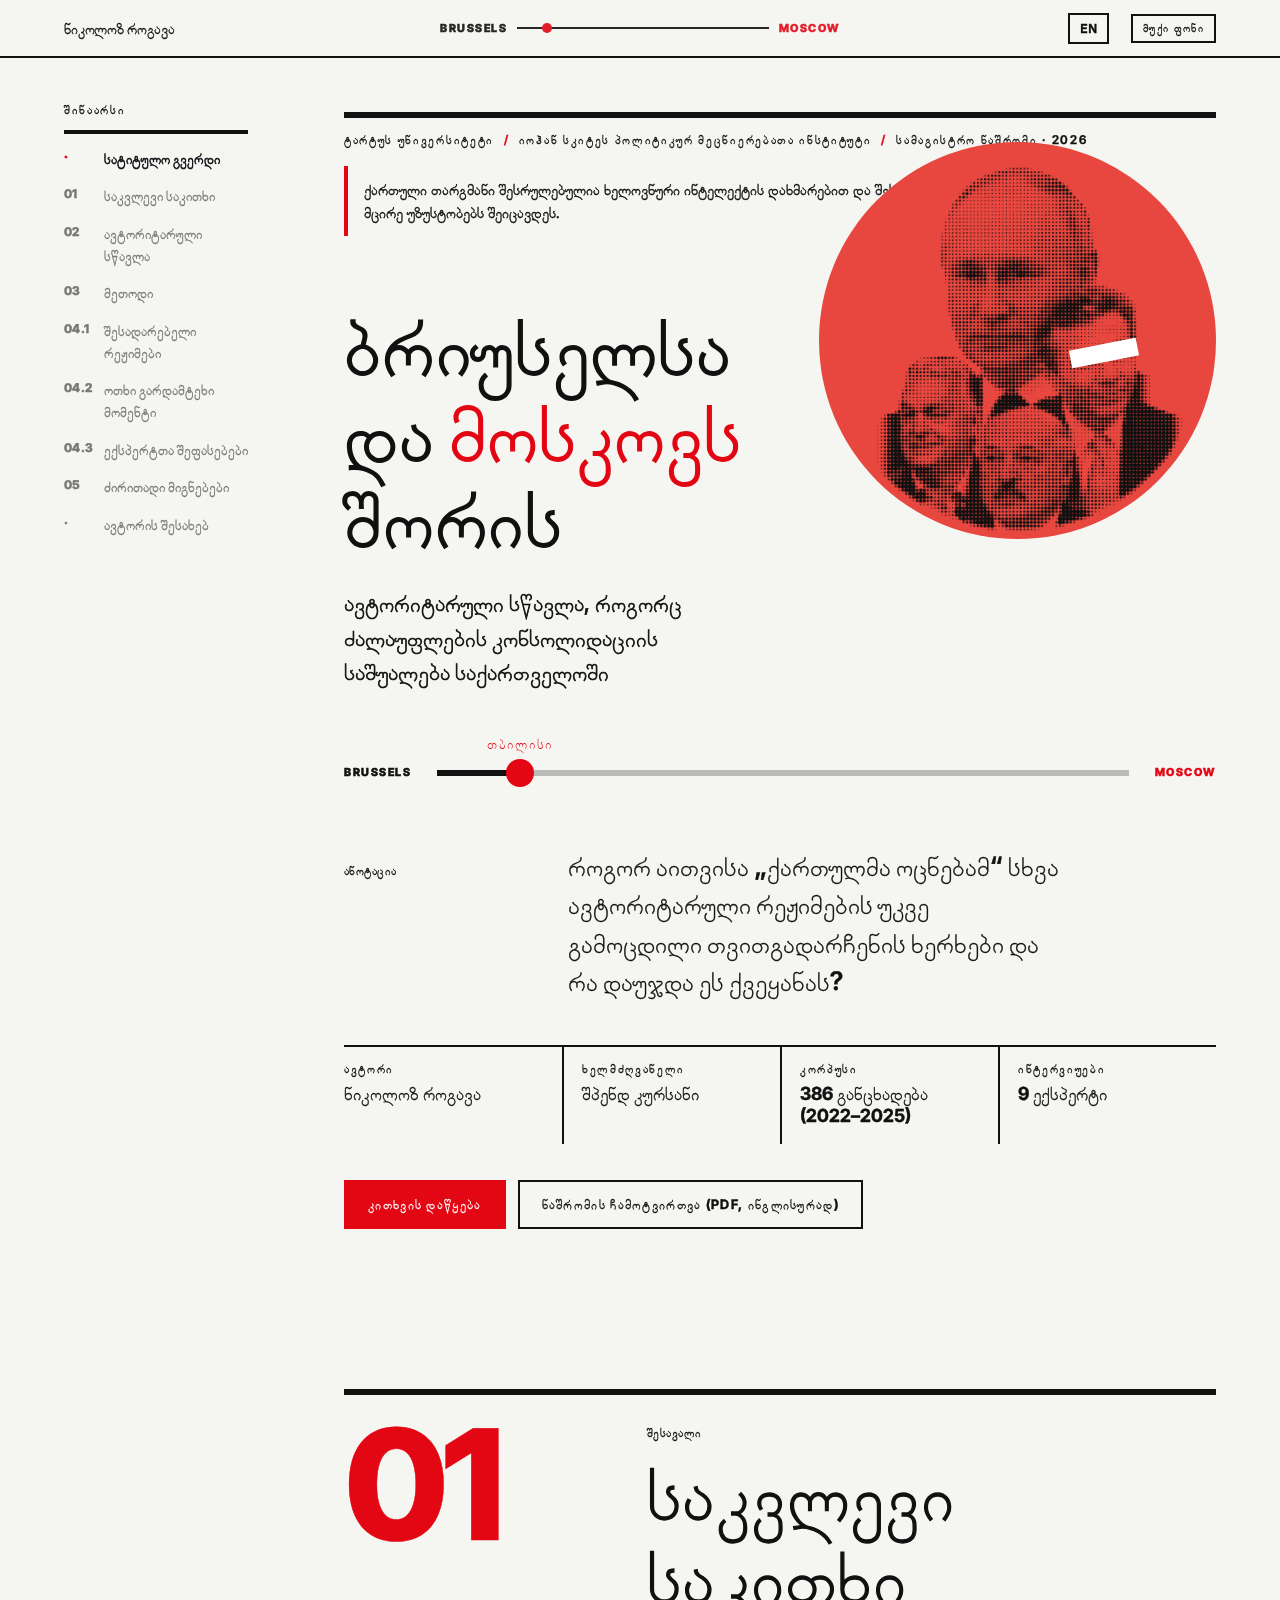
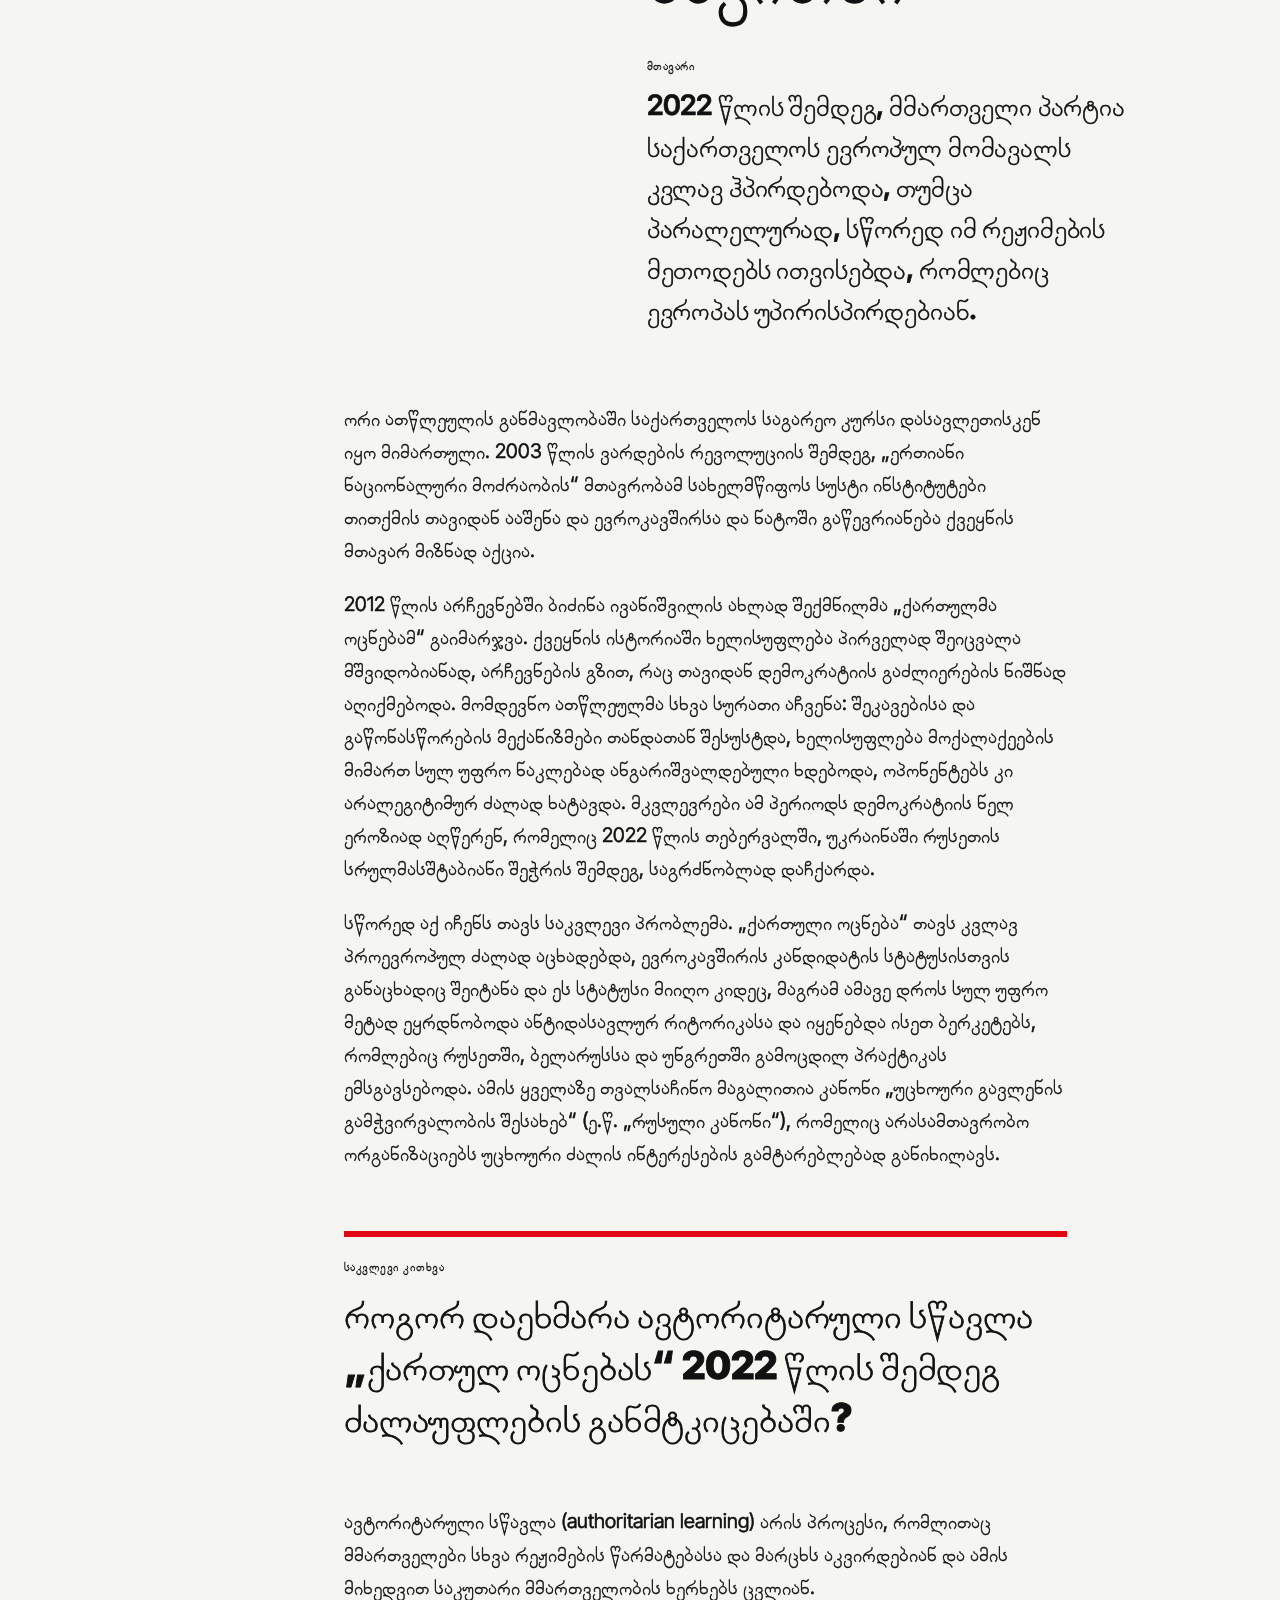
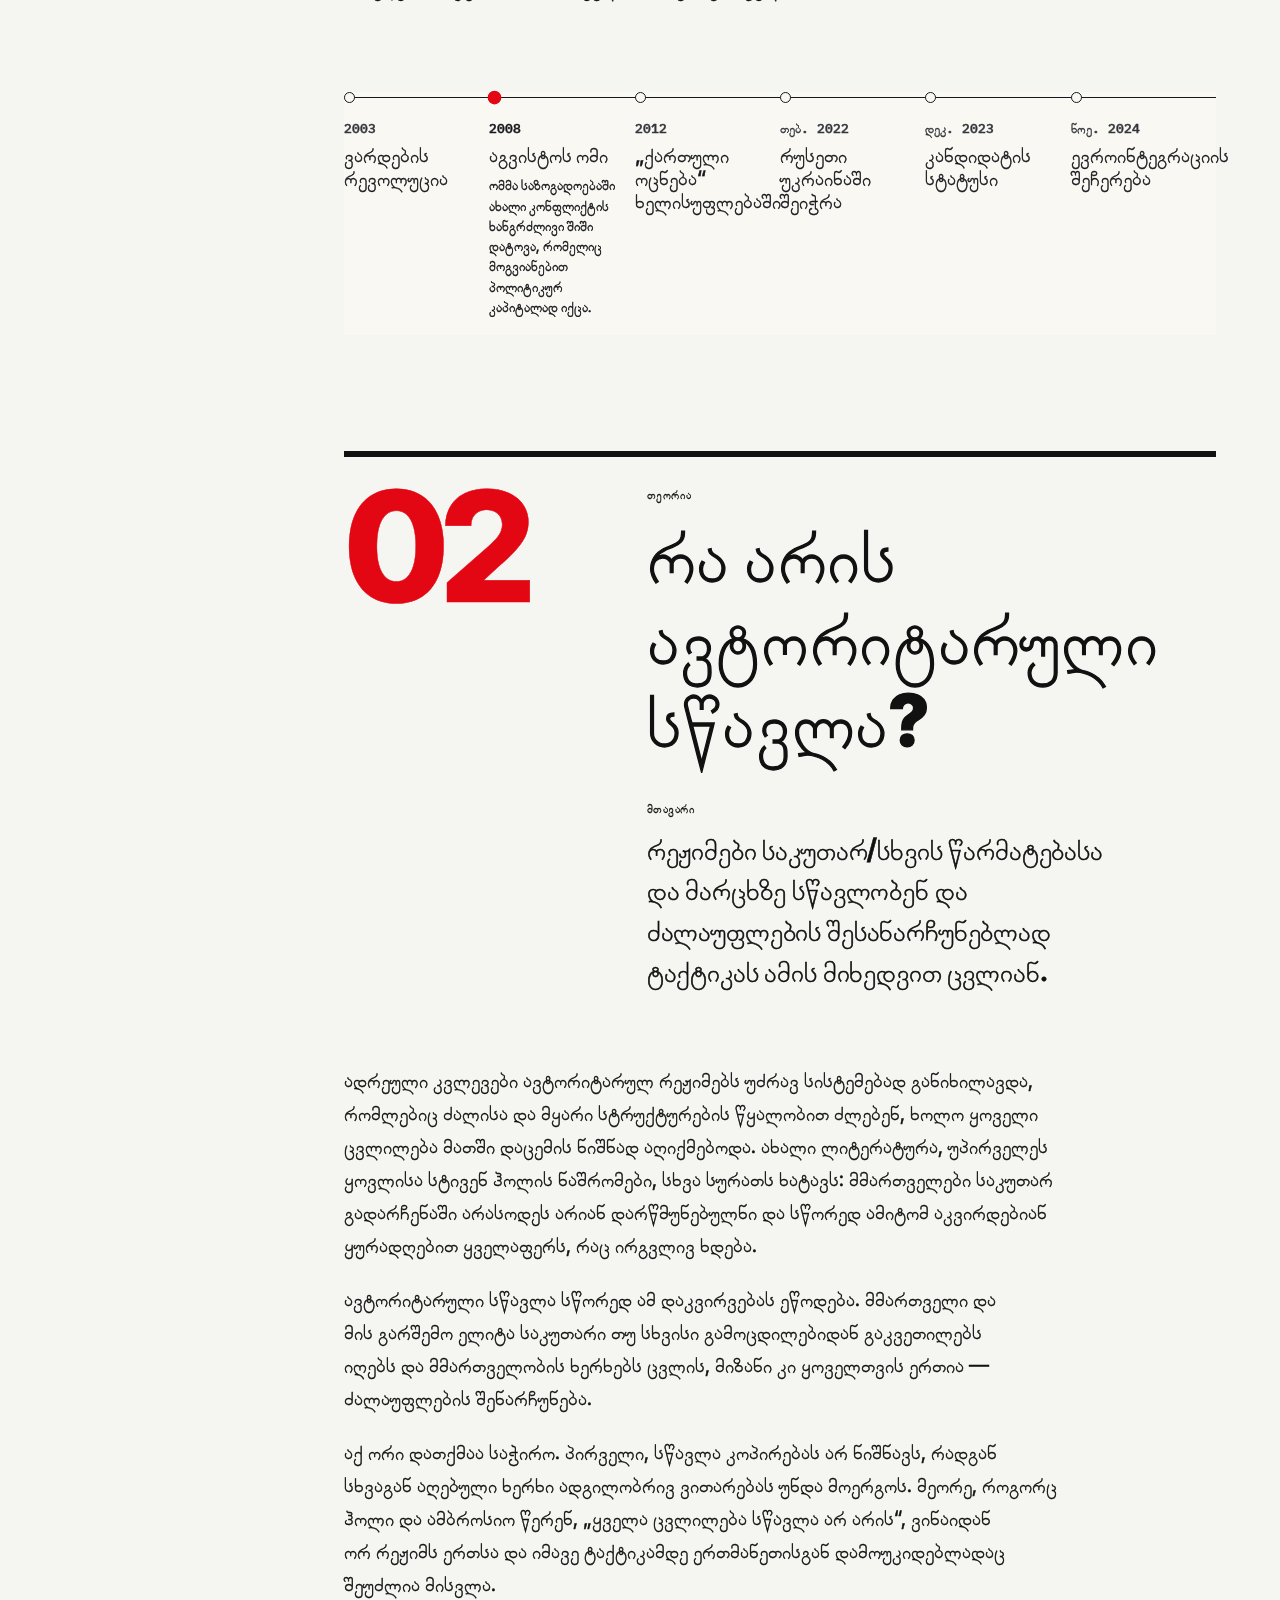
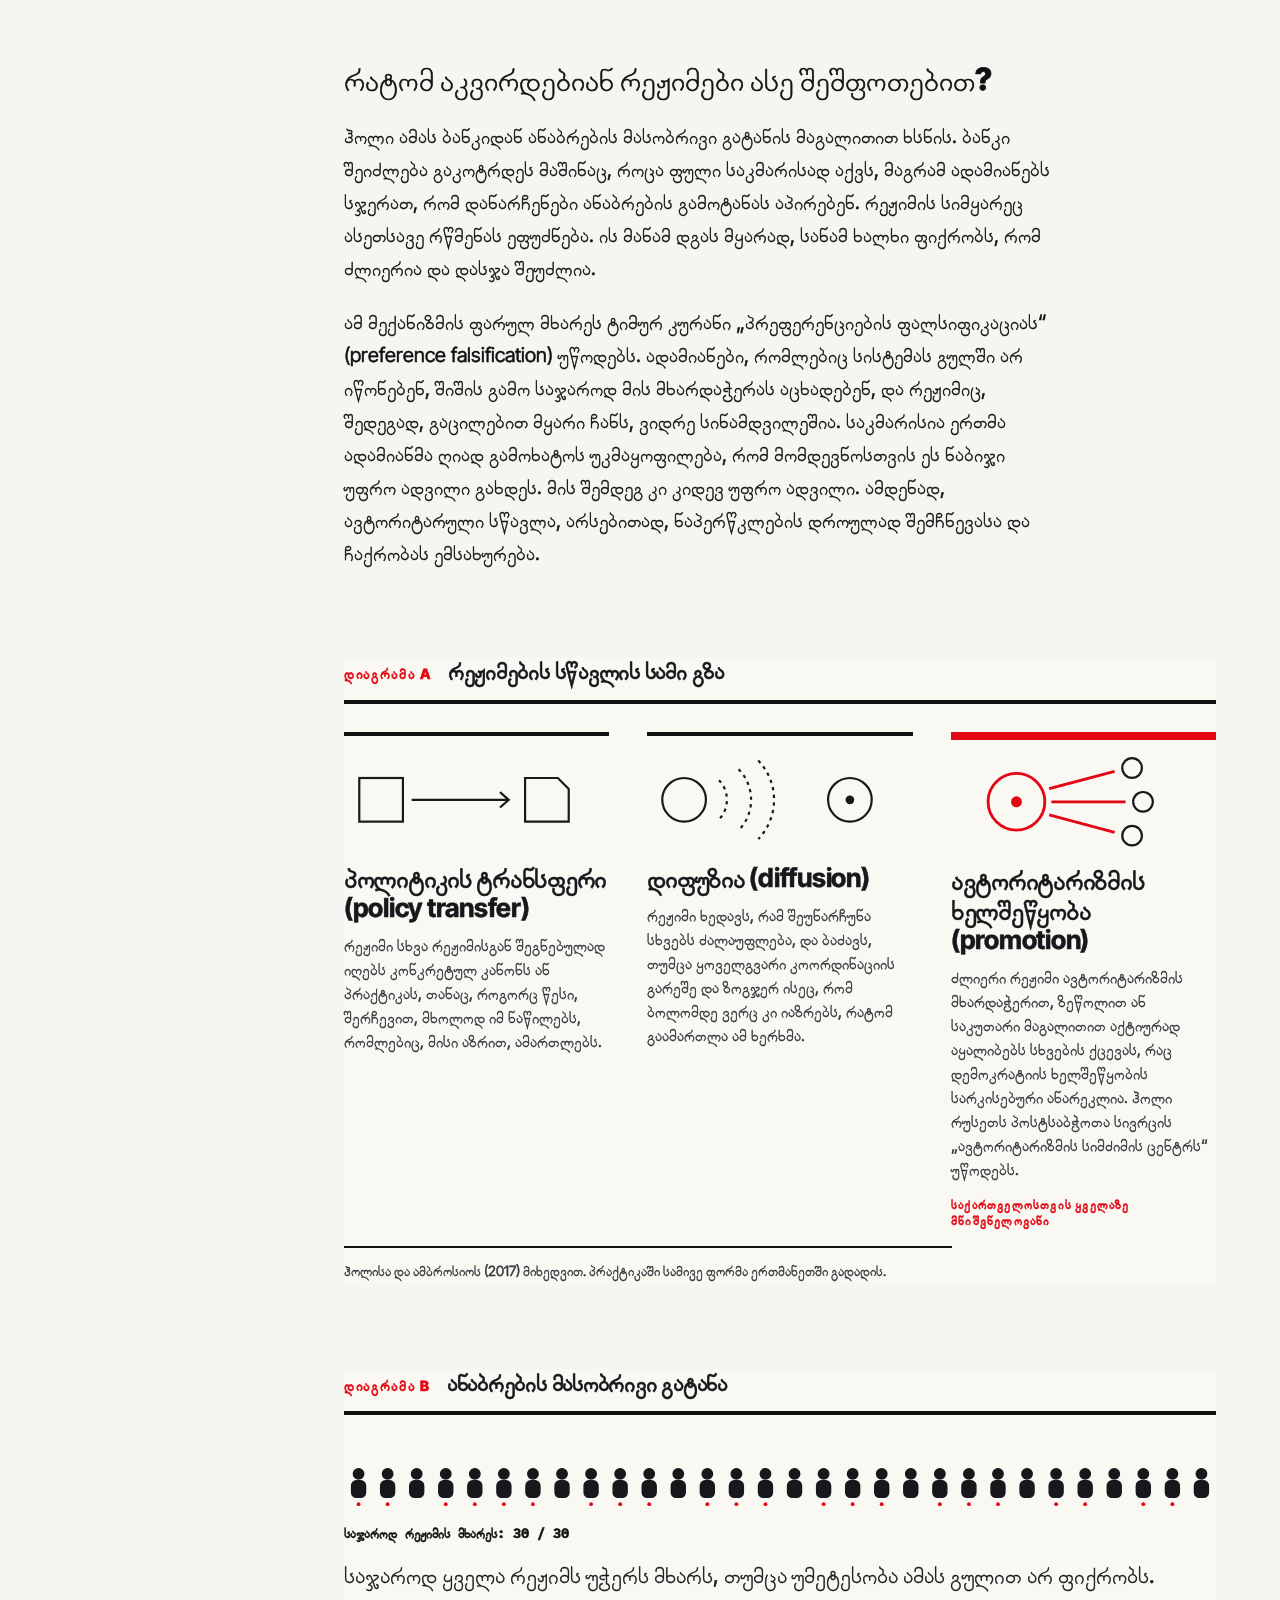
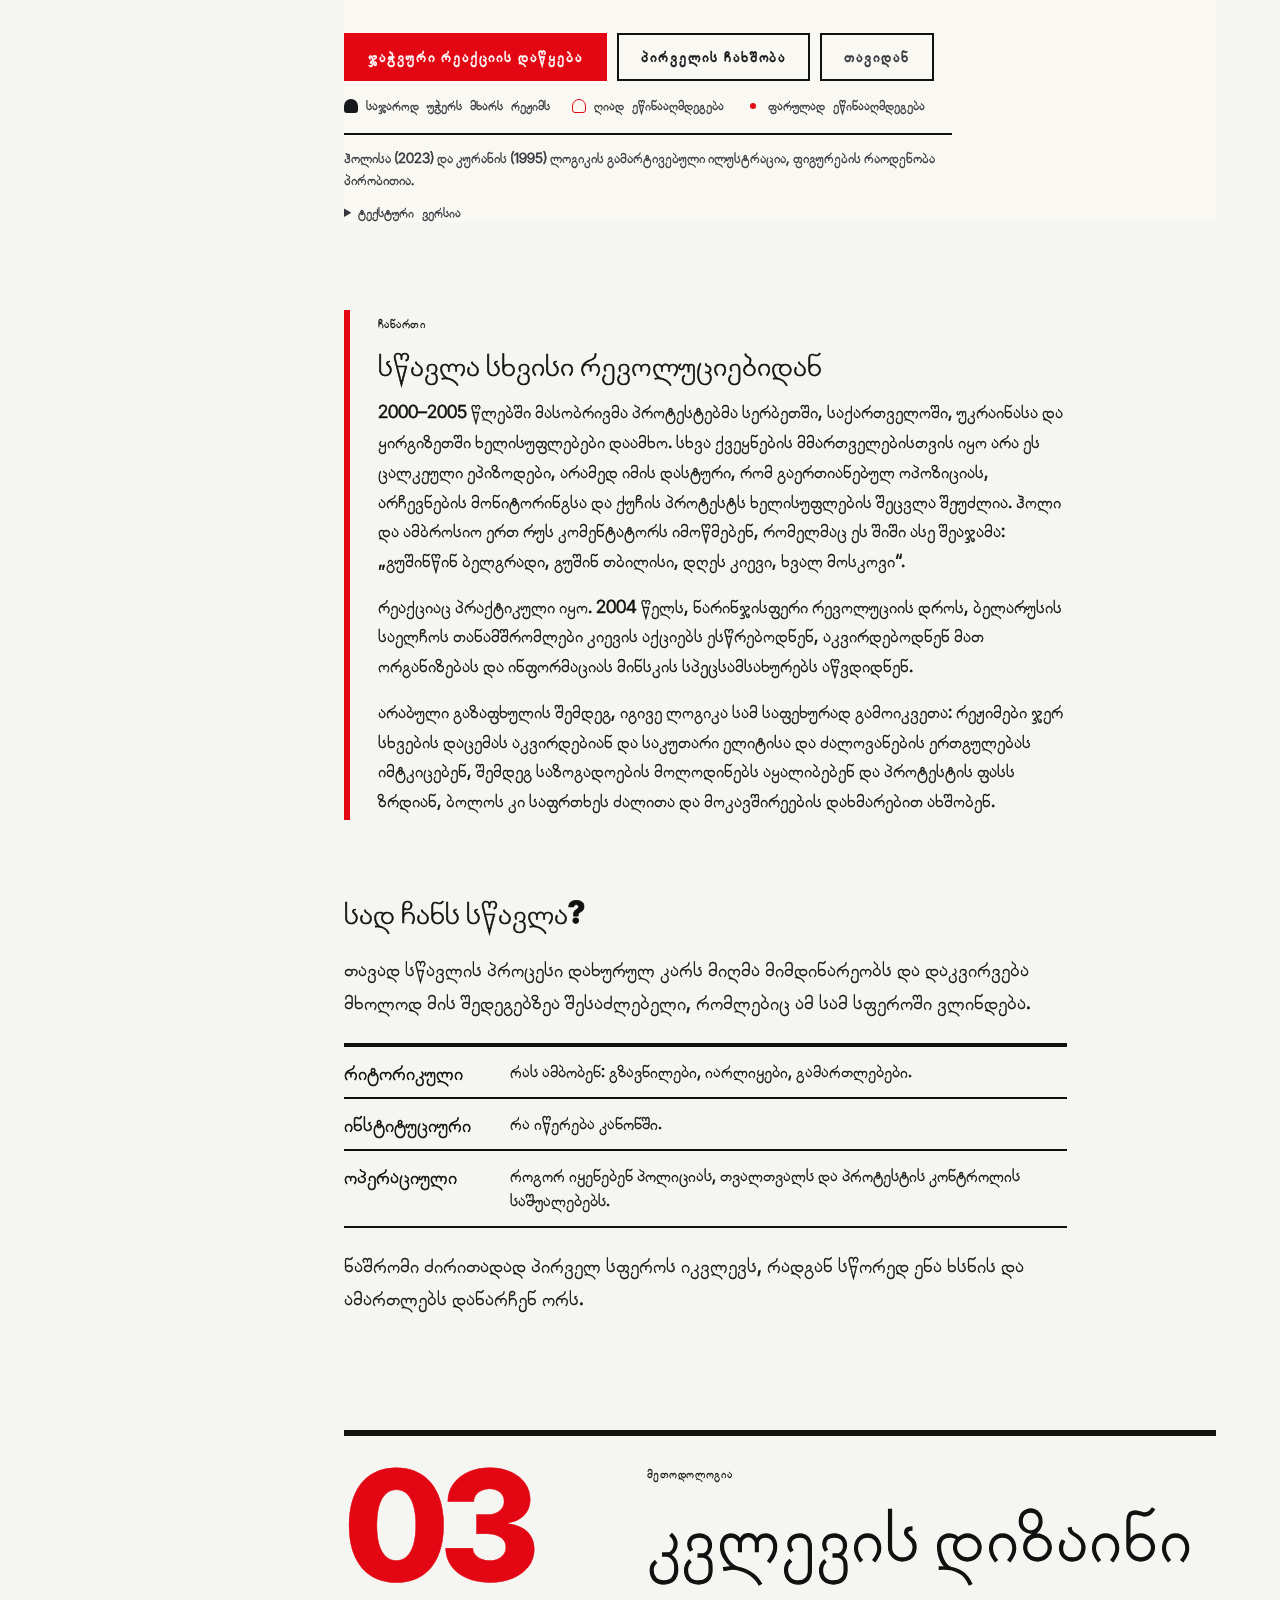
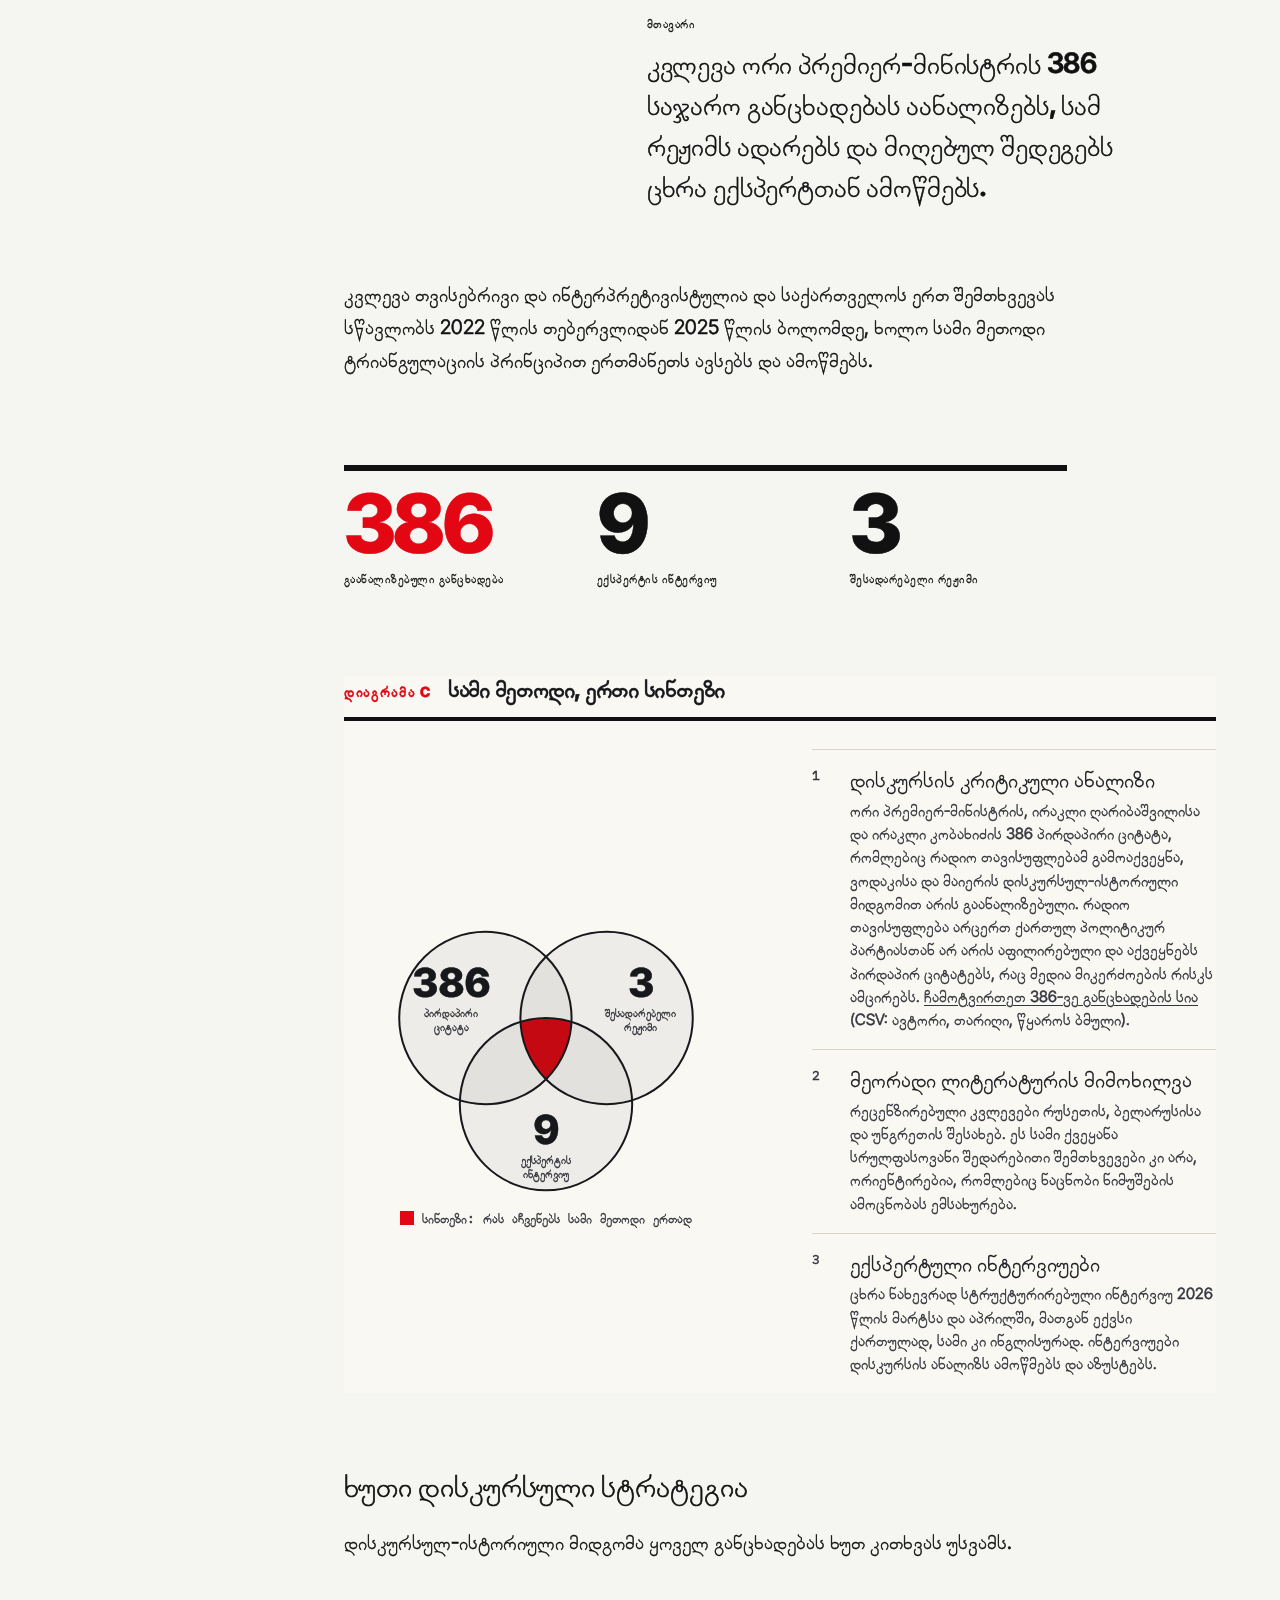
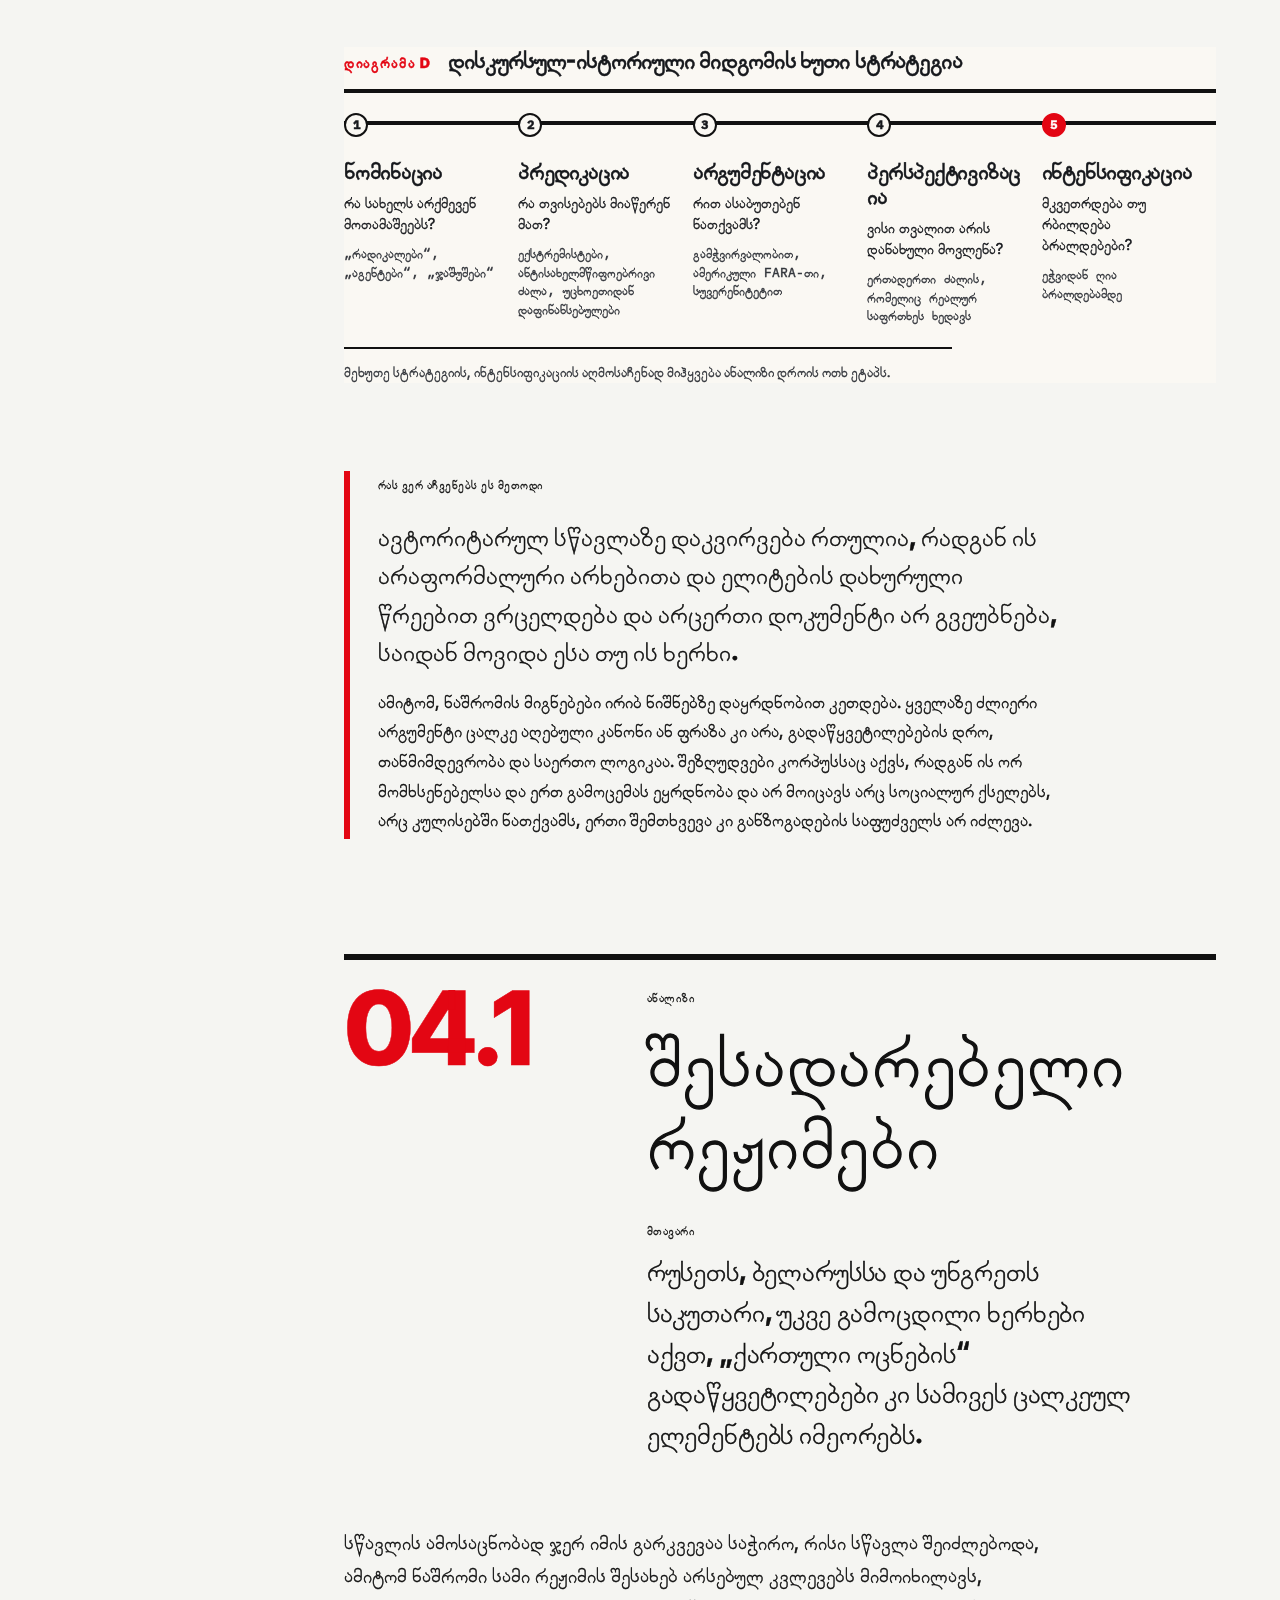
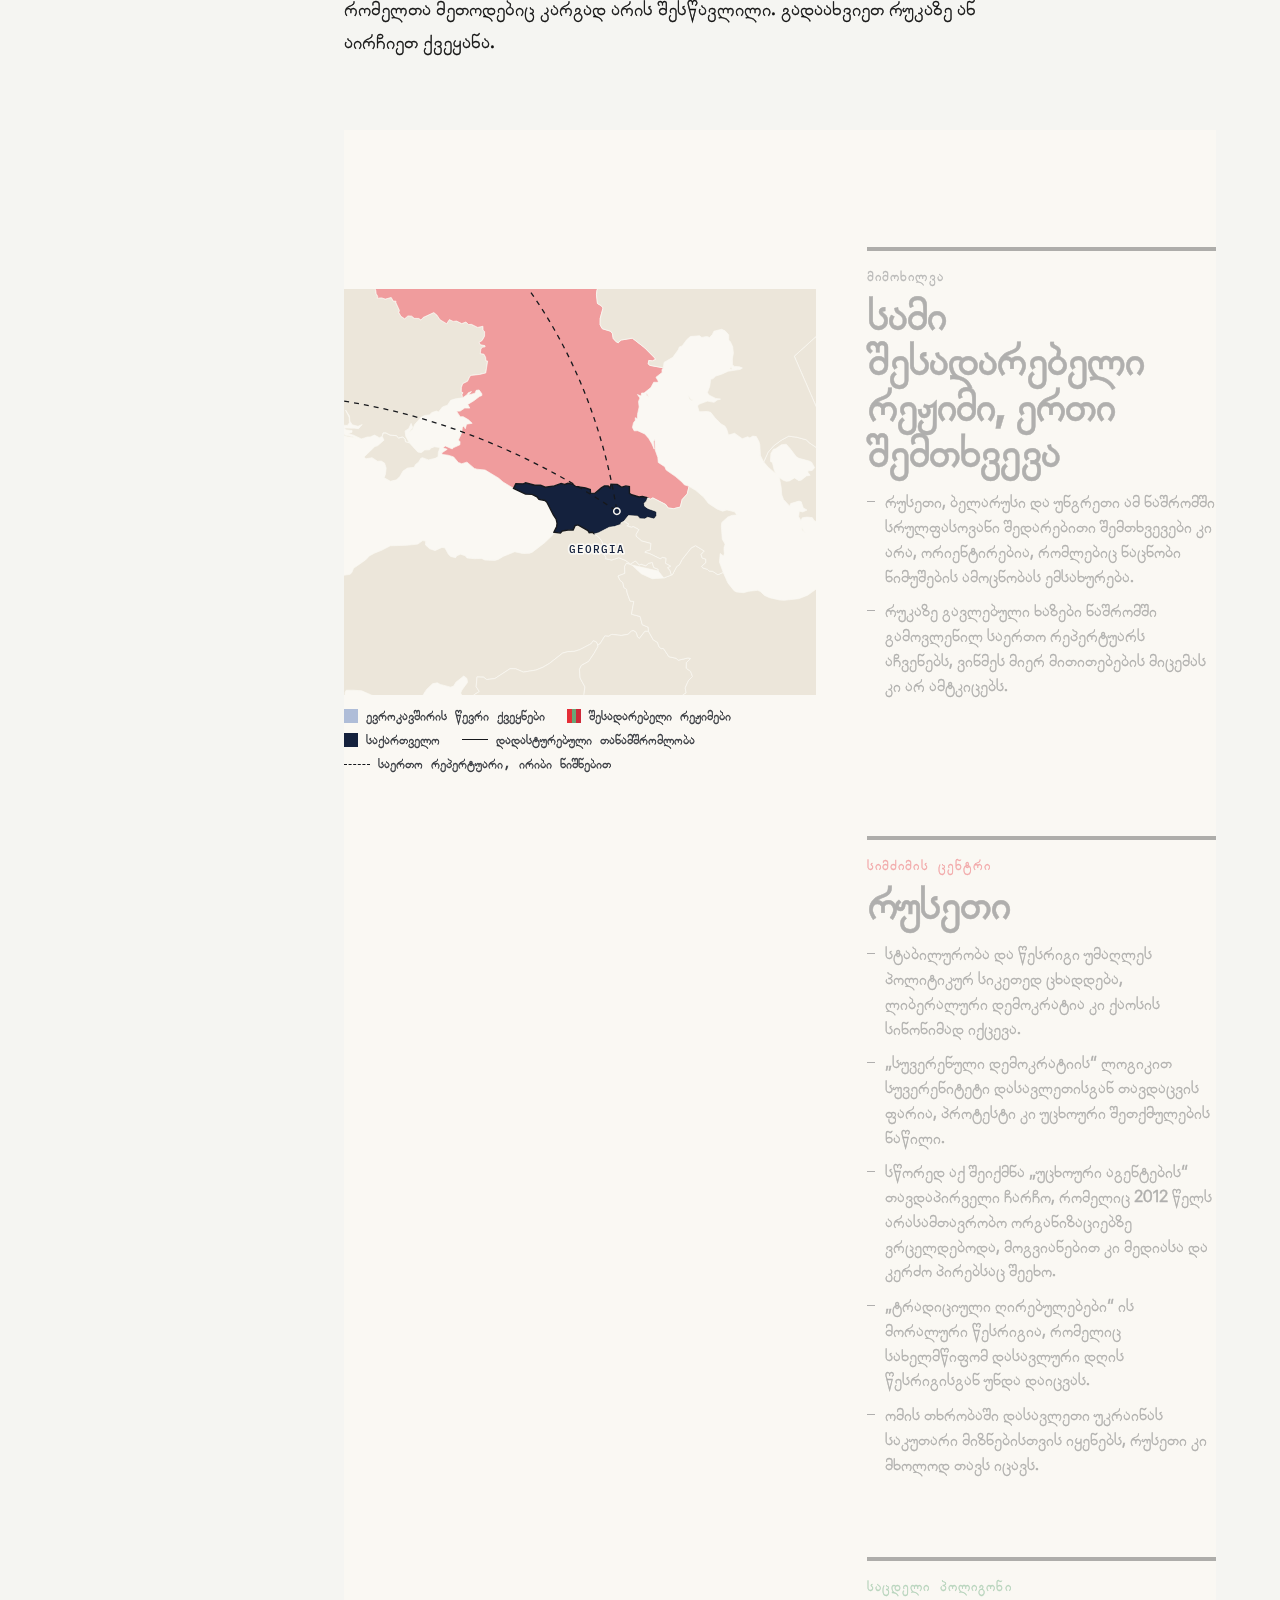
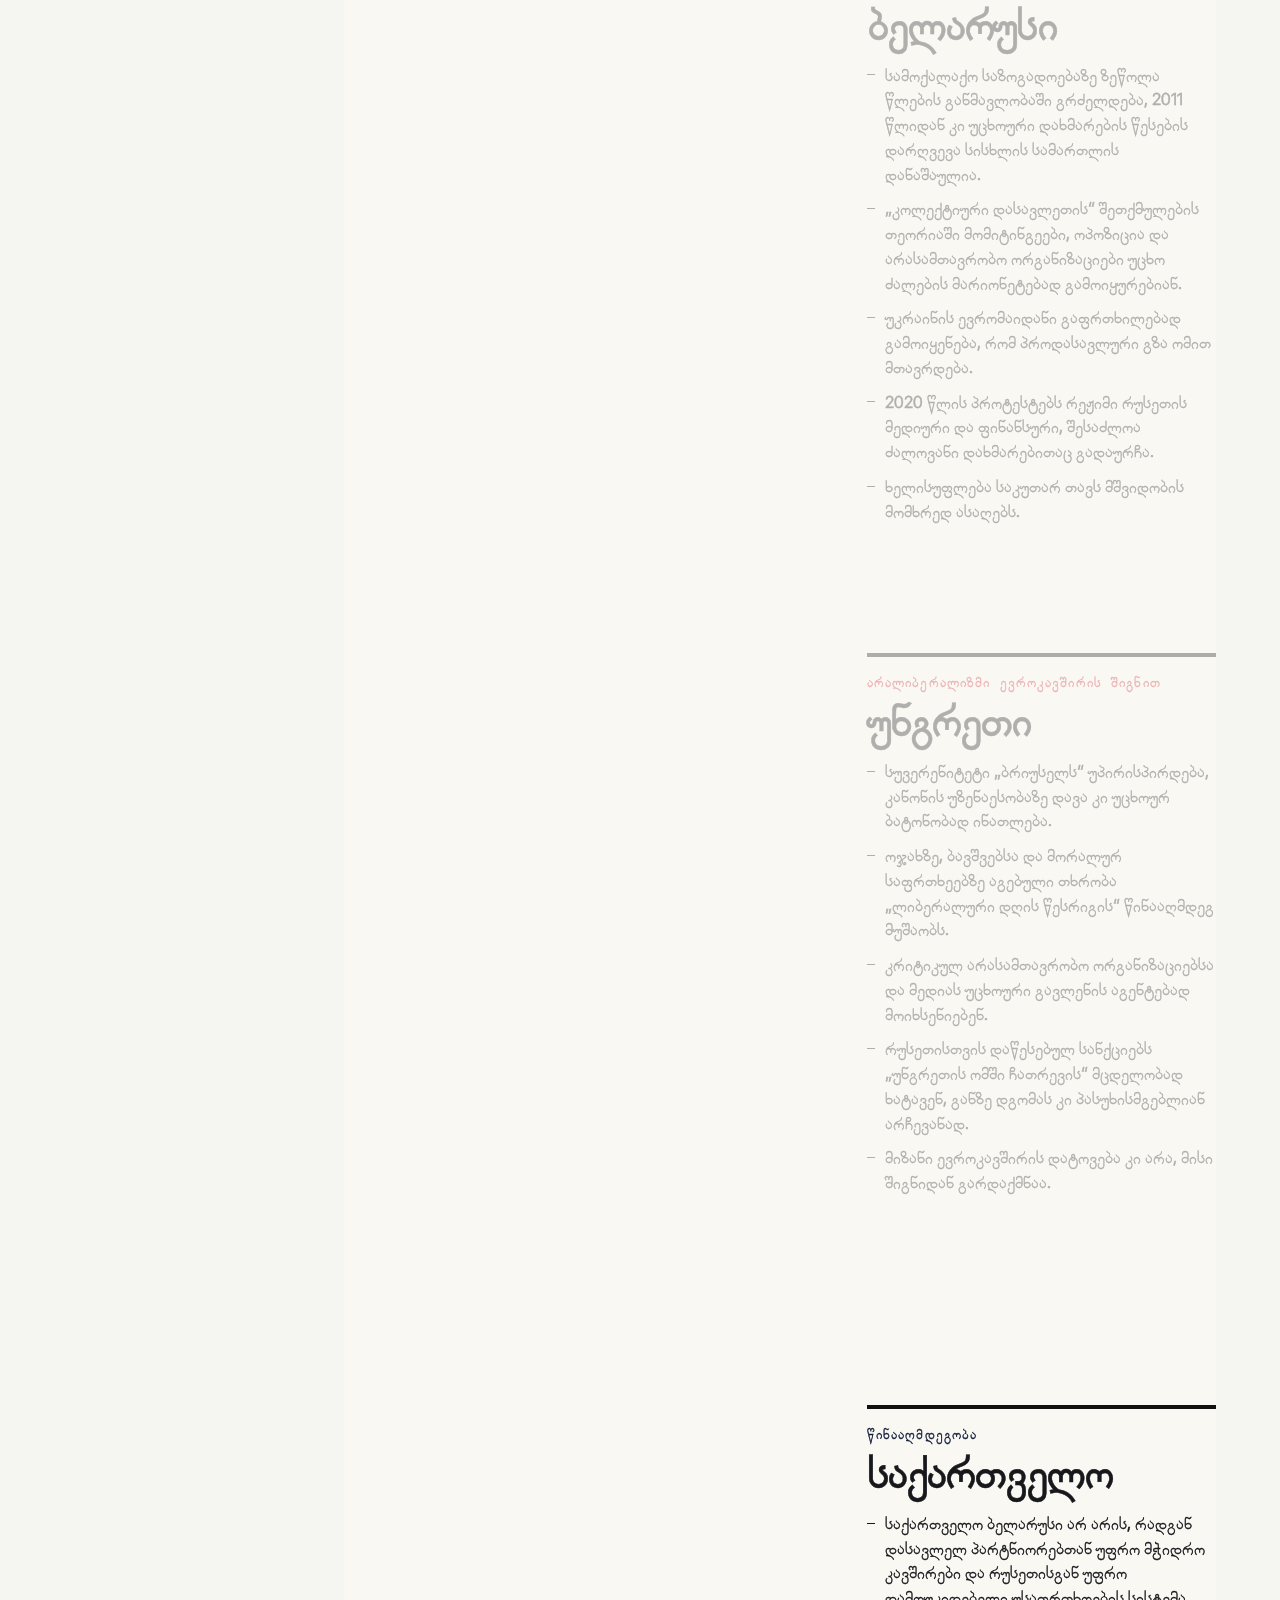
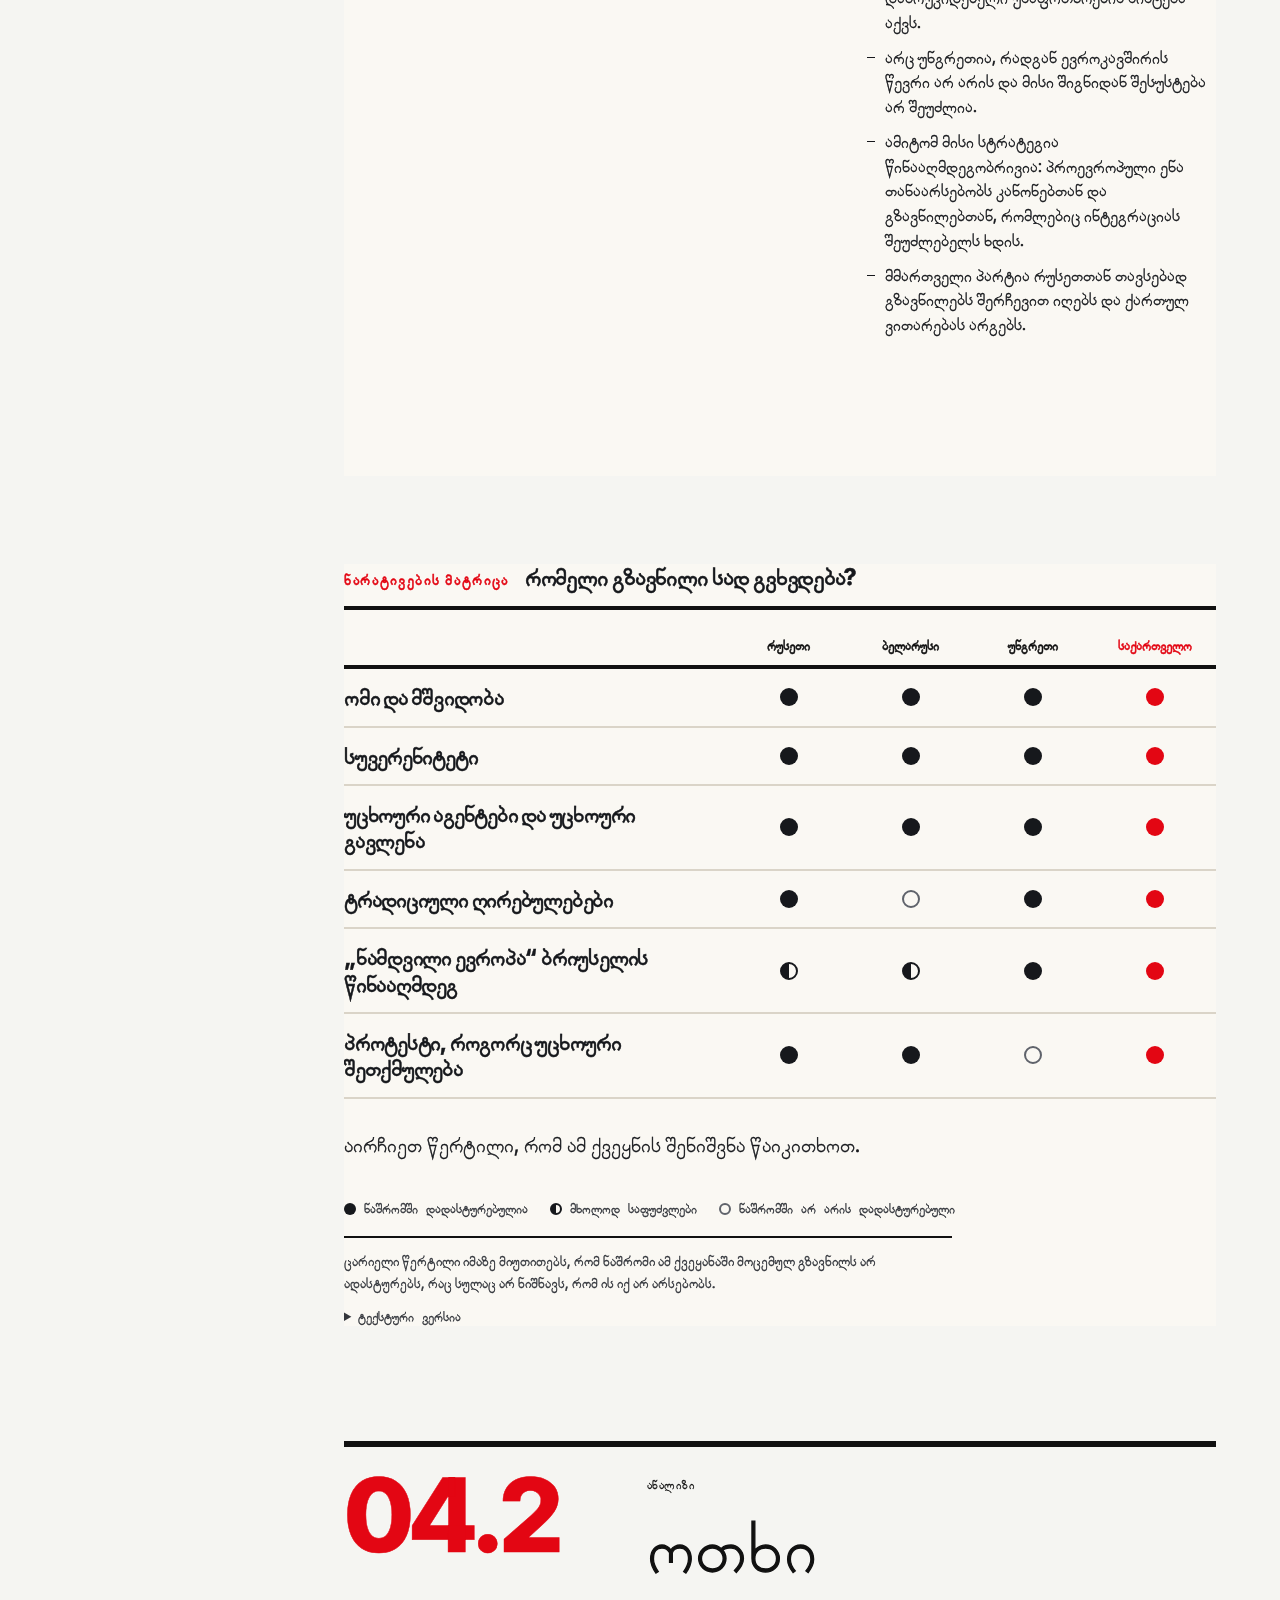
<file: ka/index.html>
<!DOCTYPE html>
<html lang="ka">
<head>
<meta charset="utf-8">
<meta name="viewport" content="width=device-width, initial-scale=1">
<title>ბრიუსელსა და მოსკოვს შორის | ნიკოლოზ როგავა</title>
<meta name="description" content="როგორ ისესხა საქართველოს მმართველმა პარტიამ სხვა ავტორიტარული რეჟიმების გადარჩენის ტაქტიკა და რა დაუჯდა ეს ქვეყანას. ნიკოლოზ როგავას სამაგისტრო ნაშრომის მოკლე შეჯამება, ტარტუს უნივერსიტეტი, 2026.">
<meta name="author" content="ნიკოლოზ როგავა">
<meta name="color-scheme" content="light dark">
<link rel="canonical" href="https://authoritariangeorgia.com/ka/">
<link rel="alternate" hreflang="en" href="https://authoritariangeorgia.com/">
<link rel="alternate" hreflang="ka" href="https://authoritariangeorgia.com/ka/">
<meta property="og:type" content="article">
<meta property="og:title" content="ბრიუსელსა და მოსკოვს შორის">
<meta property="og:description" content="როგორ ისესხა საქართველოს მმართველმა პარტიამ სხვა ავტორიტარული რეჟიმების გადარჩენის ტაქტიკა და რა დაუჯდა ეს ქვეყანას.">
<meta property="og:image" content="https://authoritariangeorgia.com/images/preview-swiss.png">
<meta property="og:url" content="https://authoritariangeorgia.com/ka/">
<meta name="twitter:card" content="summary_large_image">
<link rel="icon" href="data:image/svg+xml,%3Csvg xmlns='http://www.w3.org/2000/svg' viewBox='0 0 32 32'%3E%3Crect width='32' height='32' fill='%23FAF8F3'/%3E%3Cpath d='M4 16h24' stroke='%231B1A17' stroke-width='1.5'/%3E%3Cpath d='M4 12v8' stroke='%231F3F73' stroke-width='2.5'/%3E%3Cpath d='M28 12v8' stroke='%239A4B24' stroke-width='2.5'/%3E%3Ccircle cx='19' cy='16' r='3.5' fill='%237D1F35'/%3E%3C/svg%3E">
<link rel="stylesheet" href="../styles.css?v=20261125b">
<style>
  /* Georgian page: Noto Serif Georgian for Georgian letters, the usual fonts for Latin */
  @font-face { font-family: "Noto Serif Georgian"; src: url("../fonts/noto-serif-georgian-georgian-400-normal.woff2") format("woff2"); font-weight: 400; font-style: normal; font-display: swap; unicode-range: U+10A0-10FF, U+1C90-1CBF, U+2D00-2D2F; }
  @font-face { font-family: "BPG Typewriter A"; src: url("../fonts/bpg-typewriter-a.ttf") format("truetype"); font-weight: 400; font-style: normal; font-display: swap; unicode-range: U+10A0-10FF, U+1C90-1CBF, U+2D00-2D2F; }
  :root {
    --serif: "Newsreader", "BPG Typewriter A", "Noto Serif Georgian", Georgia, serif;
    --sans: "IBM Plex Sans", "BPG Typewriter A", "Noto Serif Georgian", system-ui, sans-serif;
    --mono: "IBM Plex Mono", "BPG Typewriter A", "Noto Serif Georgian", ui-monospace, monospace;
  }
  .hero__title { font-size: clamp(38px, min(6.4vw, 11vh), 92px); line-height: 1.08; letter-spacing: -.01em; max-width: 16ch; }
  .chapter__head h2 { letter-spacing: 0; line-height: 1.15; font-size: clamp(32px, 4.2vw, 56px); }
  .label, .hero__meta, .hero__facts dt, .bar__nav, .dots__head { letter-spacing: .06em; }
  .inshort, .hero__sub { font-style: normal; }
  .chapter { padding-top: clamp(72px, 9vw, 120px); }
  .finding { grid-template-columns: var(--off) minmax(0, 1fr); padding-bottom: 40px; }
  .finding__n { font-size: clamp(56px, 7vw, 96px); }
  .more { margin-top: 28px; }
  .card__take::before { content: "მთავარი მოსაზრება, პერიფრაზი"; }
  .finding__fig { grid-column: 2 / -1; margin-top: 32px; }
  /* BPG Typewriter has only one thin weight: thicken it slightly and darken grey text */
  body { -webkit-text-stroke: .45px currentColor; }
  .hero__title, .chapter__head h2, .about__head h2 { -webkit-text-stroke: 1.1px currentColor; }
  .h3, .finding__body h3, .hero__sub, .inshort, .rq, .hero__hook, .bio { -webkit-text-stroke: .7px currentColor; }
  :root { --ink-2: #33363C; --ink-3: #5F636B; }
  .label, .hero__facts dt, .dots__head { font-size: 14px; }
  .hero__meta { font-size: 13.5px; }
  .btn { font-size: 14px; }
  :root[data-theme="dark"] { --ink-2: #D2CFC8; --ink-3: #A4A7AD; }
  @media (prefers-color-scheme: dark) { :root:not([data-theme="light"]) { --ink-2: #D2CFC8; --ink-3: #A4A7AD; } }
  /* BPG Typewriter has no italic, so keep Georgian text upright */
  .rq, .hero__title em, .pole__mark b, .fig__title, .inshort { font-style: normal; }
  .rq::first-letter { all: unset; }
  .chapter__head + .prose > p.rq::first-letter { float: none; font: inherit; color: inherit; margin: 0; }
  .ai-note { margin-top: 18px; padding: 12px 16px; border-left: 2px solid var(--gold); background: var(--paper-2); font-size: 15px; line-height: 1.55; color: var(--ink-2); max-width: 70ch; }
  .ai-note a { color: var(--ge); }
  .cp { margin-top: 2.4em !important; }
  .cp__date { display: block; font: 500 13px/1 var(--sans); letter-spacing: .06em; color: var(--ge); margin-bottom: 8px; }
  .quote { margin-top: 1.4em !important; }
  .quote p { font-size: clamp(19px, 1.9vw, 22px); }
  .types-ka dt { font: 400 22px/1.3 var(--serif); }
</style>
<script>
  (function () {
    try { var t = localStorage.getItem("theme"); if (t === "dark" || t === "light") document.documentElement.setAttribute("data-theme", t); } catch (e) {}
  })();
</script>
<link rel="preconnect" href="https://fonts.googleapis.com">
<link rel="preconnect" href="https://fonts.gstatic.com" crossorigin>
<link rel="stylesheet" href="https://fonts.googleapis.com/css2?family=Inter+Tight:wght@400;600;700;800&display=swap">
<link rel="stylesheet" href="../swiss.css?v=20261125b">
</head>
<body>
<a class="skip" href="#main">ტექსტზე გადასვლა</a>

<header class="bar">
  <div class="bar__progress" aria-hidden="true"><span id="progress"></span></div>
  <a class="bar__name" href="#hero">ნიკოლოზ როგავა</a>
  <div class="bar__pole" aria-hidden="true">
    <div class="pole pole--mini" style="--p:.5">
      <span class="pole__end pole__end--w">Brussels</span>
      <span class="pole__track"><span class="pole__mark"><i></i></span></span>
      <span class="pole__end pole__end--e">Moscow</span>
    </div>
  </div>
  <nav class="bar__nav" aria-label="საიტი">
    <a class="bar__lang" href="../" lang="en" hreflang="en">EN</a>
    <button class="theme" id="themeToggleKa" type="button" aria-pressed="false"><span id="themeLabelKa">მუქი ფონი</span></button>
  </nav>
</header>

<nav class="dots" aria-label="შინაარსი">
  <p class="dots__head">შინაარსი</p>
  <ol>
    <li><a href="#hero" data-dot="hero"><span><em>·</em>სატიტულო გვერდი</span></a></li>
    <li><a href="#puzzle" data-dot="puzzle"><span><em>01</em>საკვლევი საკითხი</span></a></li>
    <li><a href="#theory" data-dot="theory"><span><em>02</em>ავტორიტარული სწავლა</span></a></li>
    <li><a href="#method" data-dot="method"><span><em>03</em>მეთოდი</span></a></li>
    <li><a href="#regimes" data-dot="regimes"><span><em>04.1</em>შესადარებელი რეჟიმები</span></a></li>
    <li><a href="#checkpoints" data-dot="checkpoints"><span><em>04.2</em>ოთხი გარდამტეხი მომენტი</span></a></li>
    <li><a href="#experts" data-dot="experts"><span><em>04.3</em>ექსპერტთა შეფასებები</span></a></li>
    <li><a href="#findings" data-dot="findings"><span><em>05</em>ძირითადი მიგნებები</span></a></li>
    <li><a href="#about" data-dot="about"><span><em>·</em>ავტორის შესახებ</span></a></li>
  </ol>
</nav>

<main id="main">

<section class="hero" id="hero" data-section="hero">
  <div class="hero__inner">
    <p class="hero__meta"><span>ტარტუს უნივერსიტეტი</span><span>იოჰან სკიტეს პოლიტიკურ მეცნიერებათა ინსტიტუტი</span><span>სამაგისტრო ნაშრომი · 2026</span></p>
    <p class="ai-note">ქართული თარგმანი შესრულებულია ხელოვნური ინტელექტის დახმარებით და შესაძლოა მცირე უზუსტობებს შეიცავდეს.</p>

    <div class="hero__titleblock">
      <h1 class="hero__title">ბრიუსელსა <em>და</em> <span class="moscow">მოსკოვს</span> შორის</h1>
      <p class="hero__sub">ავტორიტარული სწავლა, როგორც ძალაუფლების კონსოლიდაციის საშუალება საქართველოში</p>
    </div>
    <div class="sw-disc">
      <img class="sw-collage" src="../images/faces/collage.webp" alt="ვლადიმირ პუტინის, ბიძინა ივანიშვილის, ვიქტორ ორბანისა და ალექსანდრე ლუკაშენკოს ნახევარტონური კოლაჟი" width="900" height="900">
      <span class="sw-ring" aria-hidden="true"></span>
      <span class="sw-bar" aria-hidden="true"></span>
    </div>


    <div class="hero__pole" role="img" aria-label="ღერძი ბრიუსელიდან მოსკოვამდე, შუაში თბილისით.">
      <div class="pole pole--hero is-in" style="--p:.5">
        <span class="pole__end pole__end--w">Brussels</span>
        <span class="pole__track"><span class="pole__mark"><i></i><b>თბილისი</b></span></span>
        <span class="pole__end pole__end--e">Moscow</span>
      </div>
    </div>

    <div class="hero__abstract">
      <p class="label">ანოტაცია</p>
      <p class="hero__hook">როგორ აითვისა „ქართულმა ოცნებამ“ სხვა ავტორიტარული რეჟიმების უკვე გამოცდილი თვითგადარჩენის ხერხები და რა დაუჯდა ეს ქვეყანას?</p>
    </div>

    <dl class="hero__facts">
      <div><dt>ავტორი</dt><dd>ნიკოლოზ როგავა</dd></div>
      <div><dt>ხელმძღვანელი</dt><dd>შპენდ კურსანი</dd></div>
      <div><dt>კორპუსი</dt><dd>386 განცხადება (2022–2025)</dd></div>
      <div><dt>ინტერვიუები</dt><dd>9 ექსპერტი</dd></div>
    </dl>

    <p class="hero__cta">
      <a class="btn btn--solid" href="#puzzle">კითხვის დაწყება</a>
      <a class="btn" href="../assets/thesis.pdf" download="Rogava-2026-Between-Brussels-and-Moscow.pdf">ნაშრომის ჩამოტვირთვა (PDF, ინგლისურად)</a>
    </p>
  </div>
</section>

<!-- 01 -->
<section class="chapter" id="puzzle" data-section="puzzle">
  <header class="chapter__head">
    <p class="chapter__num" aria-hidden="true">01</p>
    <p class="label">შესავალი</p>
    <h2>საკვლევი საკითხი</h2>
    <p class="inshort"><span class="label">მთავარი</span>2022 წლის შემდეგ, მმართველი პარტია საქართველოს ევროპულ მომავალს კვლავ ჰპირდებოდა, თუმცა პარალელურად, სწორედ იმ რეჟიმების მეთოდებს ითვისებდა, რომლებიც ევროპას უპირისპირდებიან.</p>
  </header>
  <div class="prose">
    <p>ორი ათწლეულის განმავლობაში საქართველოს საგარეო კურსი დასავლეთისკენ იყო მიმართული. 2003 წლის ვარდების რევოლუციის შემდეგ, „ერთიანი ნაციონალური მოძრაობის“ მთავრობამ სახელმწიფოს სუსტი ინსტიტუტები თითქმის თავიდან ააშენა და ევროკავშირსა და ნატოში გაწევრიანება ქვეყნის მთავარ მიზნად აქცია.</p>
    <p>2012 წლის არჩევნებში ბიძინა ივანიშვილის ახლად შექმნილმა „ქართულმა ოცნებამ“ გაიმარჯვა. ქვეყნის ისტორიაში ხელისუფლება პირველად შეიცვალა მშვიდობიანად, არჩევნების გზით, რაც თავიდან დემოკრატიის გაძლიერების ნიშნად აღიქმებოდა. მომდევნო ათწლეულმა სხვა სურათი აჩვენა: შეკავებისა და გაწონასწორების მექანიზმები თანდათან შესუსტდა, ხელისუფლება მოქალაქეების მიმართ სულ უფრო ნაკლებად ანგარიშვალდებული ხდებოდა, ოპონენტებს კი არალეგიტიმურ ძალად ხატავდა. მკვლევრები ამ პერიოდს დემოკრატიის ნელ ეროზიად აღწერენ, რომელიც 2022 წლის თებერვალში, უკრაინაში რუსეთის სრულმასშტაბიანი შეჭრის შემდეგ, საგრძნობლად დაჩქარდა.</p>
    <p>სწორედ აქ იჩენს თავს საკვლევი პრობლემა. „ქართული ოცნება“ თავს კვლავ პროევროპულ ძალად აცხადებდა, ევროკავშირის კანდიდატის სტატუსისთვის განაცხადიც შეიტანა და ეს სტატუსი მიიღო კიდეც, მაგრამ ამავე დროს სულ უფრო მეტად ეყრდნობოდა ანტიდასავლურ რიტორიკასა და იყენებდა ისეთ ბერკეტებს, რომლებიც რუსეთში, ბელარუსსა და უნგრეთში გამოცდილ პრაქტიკას ემსგავსებოდა. ამის ყველაზე თვალსაჩინო მაგალითია კანონი „უცხოური გავლენის გამჭვირვალობის შესახებ“ (ე.წ. „რუსული კანონი“), რომელიც არასამთავრობო ორგანიზაციებს უცხოური ძალის ინტერესების გამტარებლებად განიხილავს.</p>
    <p class="rq"><span class="label">საკვლევი კითხვა</span>როგორ დაეხმარა ავტორიტარული სწავლა „ქართულ ოცნებას“ 2022 წლის შემდეგ ძალაუფლების განმტკიცებაში?</p>
    <p>ავტორიტარული სწავლა (authoritarian learning) არის პროცესი, რომლითაც მმართველები სხვა რეჟიმების წარმატებასა და მარცხს აკვირდებიან და ამის მიხედვით საკუთარი მმართველობის ხერხებს ცვლიან.</p>
  </div>
<figure class="fig fig--wide" id="figTimeline">
    <div class="tl" id="timeline"></div>
  </figure>

</section>

<!-- 02 -->
<section class="chapter" id="theory" data-section="theory">
  <header class="chapter__head">
    <p class="chapter__num" aria-hidden="true">02</p>
    <p class="label">თეორია</p>
    <h2>რა არის ავტორიტარული სწავლა?</h2>
    <p class="inshort"><span class="label">მთავარი</span>რეჟიმები საკუთარ/სხვის წარმატებასა და მარცხზე სწავლობენ და ძალაუფლების შესანარჩუნებლად ტაქტიკას ამის მიხედვით ცვლიან.</p>
  </header>
  <div class="prose">
    <p>ადრეული კვლევები ავტორიტარულ რეჟიმებს უძრავ სისტემებად განიხილავდა, რომლებიც ძალისა და მყარი სტრუქტურების წყალობით ძლებენ, ხოლო ყოველი ცვლილება მათში დაცემის ნიშნად აღიქმებოდა. ახალი ლიტერატურა, უპირველეს ყოვლისა სტივენ ჰოლის ნაშრომები, სხვა სურათს ხატავს: მმართველები საკუთარ გადარჩენაში არასოდეს არიან დარწმუნებულნი და სწორედ ამიტომ აკვირდებიან ყურადღებით ყველაფერს, რაც ირგვლივ ხდება.</p>
    <p>ავტორიტარული სწავლა სწორედ ამ დაკვირვებას ეწოდება. მმართველი და მის გარშემო ელიტა საკუთარი თუ სხვისი გამოცდილებიდან გაკვეთილებს იღებს და მმართველობის ხერხებს ცვლის, მიზანი კი ყოველთვის ერთია — ძალაუფლების შენარჩუნება.</p>
    <p>აქ ორი დათქმაა საჭირო. პირველი, სწავლა კოპირებას არ ნიშნავს, რადგან სხვაგან აღებული ხერხი ადგილობრივ ვითარებას უნდა მოერგოს. მეორე, როგორც ჰოლი და ამბროსიო წერენ, „ყველა ცვლილება სწავლა არ არის“, ვინაიდან ორ რეჟიმს ერთსა და იმავე ტაქტიკამდე ერთმანეთისგან დამოუკიდებლადაც შეუძლია მისვლა.</p>

    <h3 class="h3">რატომ აკვირდებიან რეჟიმები ასე შეშფოთებით?</h3>
    <p>ჰოლი ამას ბანკიდან ანაბრების მასობრივი გატანის მაგალითით ხსნის. ბანკი შეიძლება გაკოტრდეს მაშინაც, როცა ფული საკმარისად აქვს, მაგრამ ადამიანებს სჯერათ, რომ დანარჩენები ანაბრების გამოტანას აპირებენ. რეჟიმის სიმყარეც ასეთსავე რწმენას ეფუძნება. ის მანამ დგას მყარად, სანამ ხალხი ფიქრობს, რომ ძლიერია და დასჯა შეუძლია.</p>
    <p>ამ მექანიზმის ფარულ მხარეს ტიმურ კურანი „პრეფერენციების ფალსიფიკაციას“ (preference falsification) უწოდებს. ადამიანები, რომლებიც სისტემას გულში არ იწონებენ, შიშის გამო საჯაროდ მის მხარდაჭერას აცხადებენ, და რეჟიმიც, შედეგად, გაცილებით მყარი ჩანს, ვიდრე სინამდვილეშია. საკმარისია ერთმა ადამიანმა ღიად გამოხატოს უკმაყოფილება, რომ მომდევნოსთვის ეს ნაბიჯი უფრო ადვილი გახდეს. მის შემდეგ კი კიდევ უფრო ადვილი. ამდენად, ავტორიტარული სწავლა, არსებითად, ნაპერწკლების დროულად შემჩნევასა და ჩაქრობას ემსახურება.</p>
  </div>
<figure class="fig fig--wide" id="figTypes">
    <p class="fig__title"><span class="label">დიაგრამა A</span>რეჟიმების სწავლის სამი გზა</p>
    <ol class="types">
      <li class="type">
        <svg viewBox="0 0 220 84" role="img" aria-label="A solid arrow carries a shape from one regime to another, where it is slightly altered.">
          <rect class="s" x="14" y="22" width="40" height="40"/>
          <path class="s draw" d="M62 42H150"/><path class="s" d="M143 35l8 7-8 7"/>
          <path class="s" d="M166 22h30l10 10v30h-40z"/>
        </svg>
        <h3>პოლიტიკის ტრანსფერი (policy transfer)</h3>
        <p>რეჟიმი სხვა რეჟიმისგან შეგნებულად იღებს კონკრეტულ კანონს ან პრაქტიკას, თანაც, როგორც წესი, შერჩევით, მხოლოდ იმ ნაწილებს, რომლებიც, მისი აზრით, ამართლებს.</p>
      </li>
      <li class="type">
        <svg viewBox="0 0 220 84" role="img" aria-label="One regime watches another from a distance. There is no line of contact, only ripples.">
          <circle class="s" cx="34" cy="42" r="20"/>
          <path class="s dash" d="M66 24a26 26 0 0 1 0 36"/><path class="s dash" d="M84 14a40 40 0 0 1 0 56"/><path class="s dash" d="M102 6a52 52 0 0 1 0 72"/>
          <circle class="s" cx="186" cy="42" r="20"/><circle class="f" cx="186" cy="42" r="4"/>
        </svg>
        <h3>დიფუზია (diffusion)</h3>
        <p>რეჟიმი ხედავს, რამ შეუნარჩუნა სხვებს ძალაუფლება, და ბაძავს, თუმცა ყოველგვარი კოორდინაციის გარეშე და ზოგჯერ ისეც, რომ ბოლომდე ვერც კი იაზრებს, რატომ გაამართლა ამ ხერხმა.</p>
      </li>
      <li class="type type--key">
        <svg viewBox="0 0 220 84" role="img" aria-label="A large centre with arrows pointing outwards to three smaller regimes.">
          <circle class="s k" cx="60" cy="42" r="26"/><circle class="f k" cx="60" cy="42" r="5"/>
          <path class="s k draw" d="M90 30L150 14"/><path class="s k draw" d="M92 42H160"/><path class="s k draw" d="M90 54L150 70"/>
          <circle class="s" cx="166" cy="11" r="9"/><circle class="s" cx="176" cy="42" r="9"/><circle class="s" cx="166" cy="73" r="9"/>
        </svg>
        <h3>ავტორიტარიზმის ხელშეწყობა (promotion)</h3>
        <p>ძლიერი რეჟიმი ავტორიტარიზმის მხარდაჭერით, ზეწოლით ან საკუთარი მაგალითით აქტიურად აყალიბებს სხვების ქცევას, რაც დემოკრატიის ხელშეწყობის სარკისებური ანარეკლია. ჰოლი რუსეთს პოსტსაბჭოთა სივრცის „ავტორიტარიზმის სიმძიმის ცენტრს“ უწოდებს.</p>
        <p class="type__tag">საქართველოსთვის ყველაზე მნიშვნელოვანი</p>
      </li>
    </ol>
    <figcaption>ჰოლისა და ამბროსიოს (2017) მიხედვით. პრაქტიკაში სამივე ფორმა ერთმანეთში გადადის.</figcaption>
  </figure>
<figure class="fig fig--wide" id="figBank">
    <p class="fig__title"><span class="label">დიაგრამა B</span>ანაბრების მასობრივი გატანა</p>
    <div class="bank" id="bank">
      <div class="bank__stage" id="bankStage" role="img" aria-label="Thirty figures stand in a row. All of them back the regime in public, but most of them privately oppose it."></div>
      <p class="bank__count" id="bankCount" aria-hidden="true"></p>
      <p class="bank__status" id="bankStatus" aria-live="polite">საჯაროდ ყველა რეჟიმს უჭერს მხარს, თუმცა უმეტესობა ამას გულით არ ფიქრობს.</p>
      <div class="bank__ctrl">
        <button class="btn btn--solid" type="button" id="bankPlay">ჯაჭვური რეაქციის დაწყება</button>
        <button class="btn" type="button" id="bankLearn">პირველის ჩახშობა</button>
        <button class="btn btn--quiet" type="button" id="bankReset">თავიდან</button>
      </div>
      <ul class="legend">
        <li><span class="lg lg--fill"></span>საჯაროდ უჭერს მხარს რეჟიმს</li>
        <li><span class="lg lg--out"></span>ღიად ეწინააღმდეგება</li>
        <li><span class="lg lg--dot"></span>ფარულად ეწინააღმდეგება</li>
      </ul>
    </div>
    <figcaption>ჰოლისა (2023) და კურანის (1995) ლოგიკის გამარტივებული ილუსტრაცია, ფიგურების რაოდენობა პირობითია.</figcaption>
    <details class="textver"><summary>ტექსტური ვერსია</summary>
      <p>ოცდაათი ადამიანი საჯაროდ რეჟიმს უჭერს მხარს, მათგან ოცდაორი კი გულში მას ეწინააღმდეგება, თუმცა შიშის გამო დუმს. როგორც კი ერთი მათგანი ღიად აღუდგება რეჟიმს, მომდევნოს ეს ნაბიჯი უადვილდება, შემდეგ კი მის მომდევნოსაც, ასე რომ, სულ რამდენიმე წამში ოცდაორივე ღია ოპოზიციაშია და მხოლოდ რვა ლოიალისტი რჩება. თუ რეჟიმი პირველს მანამ ჩაახშობს, სანამ ვინმე შეამჩნევს, არაფერი იცვლება და მხარდაჭერის ილუზია ხელუხლებელი რჩება.</p>
    </details>
  </figure>


  <aside class="aside">
    <p class="label">ჩანართი</p>
    <h3>სწავლა სხვისი რევოლუციებიდან</h3>
    <p>2000–2005 წლებში მასობრივმა პროტესტებმა სერბეთში, საქართველოში, უკრაინასა და ყირგიზეთში ხელისუფლებები დაამხო. სხვა ქვეყნების მმართველებისთვის იყო არა ეს ცალკეული ეპიზოდები, არამედ იმის დასტური, რომ გაერთიანებულ ოპოზიციას, არჩევნების მონიტორინგსა და ქუჩის პროტესტს ხელისუფლების შეცვლა შეუძლია. ჰოლი და ამბროსიო ერთ რუს კომენტატორს იმოწმებენ, რომელმაც ეს შიში ასე შეაჯამა: „გუშინწინ ბელგრადი, გუშინ თბილისი, დღეს კიევი, ხვალ მოსკოვი“.</p>
    <p>რეაქციაც პრაქტიკული იყო. 2004 წელს, ნარინჯისფერი რევოლუციის დროს, ბელარუსის საელჩოს თანამშრომლები კიევის აქციებს ესწრებოდნენ, აკვირდებოდნენ მათ ორგანიზებას და ინფორმაციას მინსკის სპეცსამსახურებს აწვდიდნენ.</p>
    <p>არაბული გაზაფხულის შემდეგ, იგივე ლოგიკა სამ საფეხურად გამოიკვეთა: რეჟიმები ჯერ სხვების დაცემას აკვირდებიან და საკუთარი ელიტისა და ძალოვანების ერთგულებას იმტკიცებენ, შემდეგ საზოგადოების მოლოდინებს აყალიბებენ და პროტესტის ფასს ზრდიან, ბოლოს კი საფრთხეს ძალითა და მოკავშირეების დახმარებით ახშობენ.</p>
  </aside>

  <div class="prose">
    <h3 class="h3">სად ჩანს სწავლა?</h3>
    <p>თავად სწავლის პროცესი დახურულ კარს მიღმა მიმდინარეობს და დაკვირვება მხოლოდ მის შედეგებზეა შესაძლებელი, რომლებიც ამ სამ სფეროში ვლინდება.</p>
    <dl class="dims">
      <div><dt>რიტორიკული</dt><dd>რას ამბობენ: გზავნილები, იარლიყები, გამართლებები.</dd></div>
      <div><dt>ინსტიტუციური</dt><dd>რა იწერება კანონში.</dd></div>
      <div><dt>ოპერაციული</dt><dd>როგორ იყენებენ პოლიციას, თვალთვალს და პროტესტის კონტროლის საშუალებებს.</dd></div>
    </dl>
    <p>ნაშრომი ძირითადად პირველ სფეროს იკვლევს, რადგან სწორედ ენა ხსნის და ამართლებს დანარჩენ ორს.</p>
  </div>
</section>

<!-- 03 -->
<section class="chapter" id="method" data-section="method">
  <header class="chapter__head">
    <p class="chapter__num" aria-hidden="true">03</p>
    <p class="label">მეთოდოლოგია</p>
    <h2>კვლევის დიზაინი</h2>
    <p class="inshort"><span class="label">მთავარი</span>კვლევა ორი პრემიერ-მინისტრის 386 საჯარო განცხადებას აანალიზებს, სამ რეჟიმს ადარებს და მიღებულ შედეგებს ცხრა ექსპერტთან ამოწმებს.</p>
  </header>
  <div class="prose">
    <p>კვლევა თვისებრივი და ინტერპრეტივისტულია და საქართველოს ერთ შემთხვევას სწავლობს 2022 წლის თებერვლიდან 2025 წლის ბოლომდე, ხოლო სამი მეთოდი ტრიანგულაციის პრინციპით ერთმანეთს ავსებს და ამოწმებს.</p>
  </div>
<div class="sw-stats">
    <div><b>386</b><span>გაანალიზებული განცხადება</span></div>
    <div><b>9</b><span>ექსპერტის ინტერვიუ</span></div>
    <div><b>3</b><span>შესადარებელი რეჟიმი</span></div>
  </div>

  <figure class="fig fig--wide" id="figTri">
    <p class="fig__title"><span class="label">დიაგრამა C</span>სამი მეთოდი, ერთი სინთეზი</p>
    <div class="tri-wrap">
      <div class="tri">
        <svg class="tri__svg" viewBox="0 0 600 420" aria-hidden="true">
          <defs>
            <clipPath id="triA"><circle cx="210" cy="150" r="128"/></clipPath>
            <clipPath id="triB" clip-path="url(#triA)"><circle cx="390" cy="150" r="128"/></clipPath>
          </defs>
          <circle class="tri__core" cx="300" cy="278" r="128" clip-path="url(#triB)"/>
          <circle class="tri__c" cx="210" cy="150" r="128"/>
          <circle class="tri__c" cx="390" cy="150" r="128"/>
          <circle class="tri__c" cx="300" cy="278" r="128"/>
        </svg>
        <div class="tri__lab tri__lab--1"><b data-count="386">386</b><span>პირდაპირი ციტატა</span></div>
        <div class="tri__lab tri__lab--2"><b data-count="3">3</b><span>შესადარებელი რეჟიმი</span></div>
        <div class="tri__lab tri__lab--3"><b data-count="9">9</b><span>ექსპერტის ინტერვიუ</span></div>
      </div>
      <p class="tri__note"><span class="lg lg--ge"></span>სინთეზი: რას აჩვენებს სამი მეთოდი ერთად</p>
    </div>
    <ol class="tri__list">
      <li>
        <h3>დისკურსის კრიტიკული ანალიზი</h3>
        <p>ორი პრემიერ-მინისტრის, ირაკლი ღარიბაშვილისა და ირაკლი კობახიძის 386 პირდაპირი ციტატა, რომლებიც რადიო თავისუფლებამ გამოაქვეყნა, ვოდაკისა და მაიერის დისკურსულ-ისტორიული მიდგომით არის გაანალიზებული. რადიო თავისუფლება არცერთ ქართულ პოლიტიკურ პარტიასთან არ არის აფილირებული და აქვეყნებს პირდაპირ ციტატებს, რაც მედია მიკერძოების რისკს ამცირებს. <a href="../data/corpus.csv" download="Rogava-2026-corpus.csv">ჩამოტვირთეთ 386-ვე განცხადების სია</a> (CSV: ავტორი, თარიღი, წყაროს ბმული).</p>
      </li>
      <li>
        <h3>მეორადი ლიტერატურის მიმოხილვა</h3>
        <p>რეცენზირებული კვლევები რუსეთის, ბელარუსისა და უნგრეთის შესახებ. ეს სამი ქვეყანა სრულფასოვანი შედარებითი შემთხვევები კი არა, ორიენტირებია, რომლებიც ნაცნობი ნიმუშების ამოცნობას ემსახურება.</p>
      </li>
      <li>
        <h3>ექსპერტული ინტერვიუები</h3>
        <p>ცხრა ნახევრად სტრუქტურირებული ინტერვიუ 2026 წლის მარტსა და აპრილში, მათგან ექვსი ქართულად, სამი კი ინგლისურად. ინტერვიუები დისკურსის ანალიზს ამოწმებს და აზუსტებს.</p>
      </li>
    </ol></ol>
  </figure>
<div class="prose">
    <h3 class="h3">ხუთი დისკურსული სტრატეგია</h3>
    <p>დისკურსულ-ისტორიული მიდგომა ყოველ განცხადებას ხუთ კითხვას უსვამს.</p>
  </div>
<figure class="fig fig--wide" id="figLenses">
    <p class="fig__title"><span class="label">დიაგრამა D</span>დისკურსულ-ისტორიული მიდგომის ხუთი სტრატეგია</p>
    <ol class="lenses" id="lenses"></ol>
    <figcaption>მეხუთე სტრატეგიის, ინტენსიფიკაციის აღმოსაჩენად მიჰყვება ანალიზი დროის ოთხ ეტაპს.</figcaption>
  </figure>

  <aside class="limits">
    <p class="label">რას ვერ აჩვენებს ეს მეთოდი</p>
    <p class="limits__lead">ავტორიტარულ სწავლაზე დაკვირვება რთულია, რადგან ის არაფორმალური არხებითა და ელიტების დახურული წრეებით ვრცელდება და არცერთი დოკუმენტი არ გვეუბნება, საიდან მოვიდა ესა თუ ის ხერხი.</p>
    <p>ამიტომ, ნაშრომის მიგნებები ირიბ ნიშნებზე დაყრდნობით კეთდება. ყველაზე ძლიერი არგუმენტი ცალკე აღებული კანონი ან ფრაზა კი არა, გადაწყვეტილებების დრო, თანმიმდევრობა და საერთო ლოგიკაა. შეზღუდვები კორპუსსაც აქვს, რადგან ის ორ მომხსენებელსა და ერთ გამოცემას ეყრდნობა და არ მოიცავს არც სოციალურ ქსელებს, არც კულისებში ნათქვამს, ერთი შემთხვევა კი განზოგადების საფუძველს არ იძლევა.</p>
  </aside>
</section>

<!-- 04.1 -->
<section class="chapter" id="regimes" data-section="regimes">
  <header class="chapter__head">
    <p class="chapter__num" aria-hidden="true">04.1</p>
    <p class="label">ანალიზი</p>
    <h2>შესადარებელი რეჟიმები</h2>
    <p class="inshort"><span class="label">მთავარი</span>რუსეთს, ბელარუსსა და უნგრეთს საკუთარი, უკვე გამოცდილი ხერხები აქვთ, „ქართული ოცნების“ გადაწყვეტილებები კი სამივეს ცალკეულ ელემენტებს იმეორებს.</p>
  </header>
  <div class="prose">
    <p>სწავლის ამოსაცნობად ჯერ იმის გარკვევაა საჭირო, რისი სწავლა შეიძლებოდა, ამიტომ ნაშრომი სამი რეჟიმის შესახებ არსებულ კვლევებს მიმოიხილავს, რომელთა მეთოდებიც კარგად არის შესწავლილი. გადაახვიეთ რუკაზე ან აირჩიეთ ქვეყანა.</p>
  </div>
<div class="scrolly scrolly--map" id="mapScrolly">
    <figure class="scrolly__graphic" id="figMap">
      <div class="map" id="map" role="group" aria-label="Map of Europe and the post-Soviet space. Russia, Belarus, Hungary and Georgia are highlighted. Brussels and Moscow are marked."></div>
      <ul class="legend legend--map">
        <li><span class="lg lg--eu"></span>ევროკავშირის წევრი ქვეყნები</li>
        <li><span class="lg lg--ref"></span>შესადარებელი რეჟიმები</li>
        <li><span class="lg lg--ge"></span>საქართველო</li>
        <li><span class="lg lg--arc"></span>დადასტურებული თანამშრომლობა</li>
        <li><span class="lg lg--arcd"></span>საერთო რეპერტუარი, ირიბი ნიშნებით</li>
      </ul>
    </figure>
    <div class="scrolly__steps" id="mapSteps"></div>
  </div>
<figure class="fig fig--wide" id="figMatrix">
    <p class="fig__title"><span class="label">ნარატივების მატრიცა</span>რომელი გზავნილი სად გვხვდება?</p>
    <div class="matrix" id="matrix"></div>
    <p class="matrix__note" id="matrixNote" aria-live="polite">აირჩიეთ წერტილი, რომ ამ ქვეყნის შენიშვნა წაიკითხოთ.</p>
    <ul class="legend">
      <li><span class="dot dot--2"></span>ნაშრომში დადასტურებულია</li>
      <li><span class="dot dot--1"></span>მხოლოდ საფუძვლები</li>
      <li><span class="dot dot--0"></span>ნაშრომში არ არის დადასტურებული</li>
    </ul>
    <figcaption>ცარიელი წერტილი იმაზე მიუთითებს, რომ ნაშრომი ამ ქვეყანაში მოცემულ გზავნილს არ ადასტურებს, რაც სულაც არ ნიშნავს, რომ ის იქ არ არსებობს.</figcaption>
    <details class="textver"><summary>ტექსტური ვერსია</summary><div id="matrixText"></div></details>
  </figure>
</section>

<!-- 04.2 -->
<section class="chapter" id="checkpoints" data-section="checkpoints">
  <header class="chapter__head">
    <p class="chapter__num" aria-hidden="true">04.2</p>
    <p class="label">ანალიზი</p>
    <h2>ოთხი გარდამტეხი მომენტი</h2>
    <p class="inshort"><span class="label">მთავარი</span>ოთხ გარდამტეხ მომენტში მმართველი პარტიის ენა „მშვიდობიდან“ „უცხოურ აგენტებზე“ და „სუვერენიტეტზე“ გადავიდა, ბოლოს კი ევროკავშირთან ღია დაპირისპირებამდე მივიდა.</p>
  </header>
  <div class="prose">
    <p>ნაშრომის მთავარი ნაწილი ორი პრემიერ-მინისტრის საჯარო განცხადებებს ოთხ სხვადასხვა პერიოდში აკვირდება. ეს განცხადებები სწავლის მტკიცებულებად კი არ არის განხილული, არამედ იმის საჩვენებლად, თუ როგორ იცვლებოდა ენის ლოგიკა.</p>
  </div>
  <ol class="sw-cp">
    <li><b aria-hidden="true">1</b><span class="label">24 თებ. 2022</span><h3>ომის დაწყება უკრაინაში</h3></li>
    <li><b aria-hidden="true">2</b><span class="label">14 თებ. 2023</span><h3>„აგენტების კანონის“ პირველი პროექტი</h3></li>
    <li><b aria-hidden="true">3</b><span class="label">3 აპრ. 2024</span><h3>„აგენტების კანონის“ მეორე პროექტი</h3></li>
    <li><b aria-hidden="true">4</b><span class="label">28 ნოე. 2024</span><h3>ევროინტეგრაციის შეჩერება</h3></li>
  </ol>

<div class="scrolly scrolly--cp" id="cpScrolly">
    <div class="scrolly__graphic">
      <div class="cp-panel" id="cpPanel" aria-hidden="true"></div>
    </div>
    <div class="scrolly__steps" id="cpSteps"></div>
  </div>


  <div class="deep" id="law">
    <header class="deep__head">
      <p class="label">უფრო ახლოს</p>
      <h3>„აგენტების კანონი“, როგორც ლაკმუსის ქაღალდი</h3>
    </header>
    <div class="prose">
      <p>თუ სწავლა სადმე ტოვებს კვალს, უპირველესად კანონმდებლობაში, რადგან დოკუმენტების შედარება საუბრების შედარებაზე გაცილებით იოლია. გამოკითხულმა რამდენიმე ექსპერტმა „აგენტების კანონს“ სწორედ ლაკმუსის ქაღალდი უწოდა.</p>
      <p>მმართველი პარტია ამტკიცებდა, რომ კანონი ამერიკული უცხოური აგენტების რეგისტრაციის აქტის (FARA) ასლი იყო, ანუ იმავე შედარებას იშველიებდა, რომლითაც რუსეთი საკუთარ კანონს იცავდა, ამიტომ ნაშრომი სამივე კანონს გვერდიგვერდ განიხილავს.</p>
      <p>ეფექტის მისაღწევად კანონს არავის აკრძალვა ან დაპატიმრება არ სჭირდება, რადგან მისი პირველი ფუნქცია სიმბოლურია.</p>
    </div>
<figure class="fig fig--wide" id="figLaw">
      <p class="fig__title"><span class="label">შედარება</span>FARA, რუსეთის კანონი და საქართველოს კანონი</p>
      <div class="lawtable" id="lawTable"></div>
      <figcaption><span class="reading">ინტერპრეტაცია</span> ნიშნით მონიშნული უჯრები ავტორის ან რესპონდენტის შეფასებას ასახავს, დანარჩენი კი ნაშრომში მოხმობილ წყაროებს ეყრდნობა.</figcaption>
    </figure>
<figure class="fig fig--wide" id="figFlow">
      <ol class="flow" id="lawFlow"></ol>
      <figcaption>ეფუძნება ლია გურჩიანისა და ანასტასია ზავიალოვას ინტერვიუებს და ნაშრომის სინთეზს.</figcaption>
    </figure>

  </div>
</section>

<!-- 04.3 -->
<section class="chapter" id="experts" data-section="experts">
  <header class="chapter__head">
    <p class="chapter__num" aria-hidden="true">04.3</p>
    <p class="label">ანალიზი</p>
    <h2>ექსპერტთა შეფასებები</h2>
    <p class="inshort"><span class="label">მთავარი</span>ცხრავე ექსპერტი თანხმდება, რომ მსგავსება შემთხვევითი არ არის, თუმცა იქვე აფრთხილებს, რომ მისი მტკიცებულებად მიჩნევა ნაადრევია.</p>
  </header>
  <div class="prose">
    <p>2026 წლის 24 მარტიდან 17 აპრილამდე ინტერვიუ ცხრა ადამიანთან ჩატარდა, მათ შორის ავტორიტარიზმის მკვლევრებთან, „აგენტების კანონების“ სპეციალისტებთან, ყოფილ დიპლომატთან და ორ ოპოზიციონერ პოლიტიკოსთან. ყველა მათგანი დათანხმდა, რომ ნაშრომში სახელით მოეხსენიებინათ.</p>
    <p>ინტერვიუები თავისთავად მტკიცებულება არ არის და დისკურსის ანალიზის შემოწმებასა და დაზუსტებას ემსახურება. ცხრიდან ორი მმართველი პარტიის პოლიტიკური ოპონენტია, ამიტომ მათი შეხედულებები სწორედ შეხედულებებადაა წარმოდგენილი.</p>
  </div>
  <div class="pulls">
    <blockquote class="pull">
      <p>ავტორიტარული სწავლა „თვითგადარჩენის ტაქტიკების პალიტრაა“.</p>
      <footer>სტივენ ჰოლი, ბათის უნივერსიტეტი. ინტერვიუ, 31 მარტი, 2026</footer>
    </blockquote>
    <blockquote class="pull">
      <p>სუვერენიტეტი დემოკრატიული ერიდან მმართველზე გადავიდა.</p>
      <footer>გია ნოდია, პერიფრაზი. ინტერვიუ, 30 მარტი, 2026</footer>
    </blockquote>
  </div>
<div class="cards" id="expertCards"></div>

  <div class="split">
    <div>
      <h3 class="h3">რაზე თანხმდებიან?</h3>
      <ul class="plain">
        <li>2022 წელმა უფრო ადრე დაწყებული პროცესი დააჩქარა, რომლის სათავეს რამდენიმე მათგანი 2012 წელს უკავშირებს.</li>
        <li>რუსეთთან, ბელარუსთან და უნგრეთთან მსგავსება შემთხვევითი არ არის.</li>
        <li>„აგენტების კანონი“ სწავლის ყველაზე თვალსაჩინო კვალია.</li>
      </ul>
    </div>
    <div>
      <h3 class="h3">რაზე იყოფა აზრები?</h3>
      <p>აზრები იყოფა იმაზე, თუ რატომ გაგრძელდა პროევროპული ხაზი ასე დიდხანს. ბადრიძისთვის ეს იმიტაცია იყო, რომელიც ჩამოიშალა, როგორც კი ევროკავშირმა რეალური რეფორმები მოითხოვა, ბოკერიას აზრით კი ევროპის სარგებლის მიღების გზა ყოველგვარი გარდაქმნის გარეშე. ნოდიას შეფასებით, ომმა რეჟიმის ხარჯისა და სარგებლის გათვლა შეცვალა, ინაურის თქმით კი თვალთმაქცობა უბრალოდ აღარ იყო საჭირო.</p>
    </div>
  </div>
</section>

<!-- 05 -->
<section class="chapter" id="findings" data-section="findings">
  <header class="chapter__head">
    <p class="chapter__num" aria-hidden="true">05</p>
    <p class="label">სინთეზი და დასკვნა</p>
    <h2>ძირითადი მიგნებები</h2>
    <p class="inshort"><span class="label">მთავარი</span>ავტორიტარულმა სწავლამ ძალაუფლების განმტკიცება ნაკლებად სარისკო და იაფი გახადა, მისი გამართლებაც გააადვილა, ფასი კი ქვეყანამ სუვერენიტეტით გადაიხადა.</p>
  </header>

  <ol class="findings">
    <li class="finding">
      <p class="finding__n" aria-hidden="true">1</p>
      <div class="finding__body">
        <h3>იაფი ექსპერიმენტები</h3>
        <p>„ქართულ ოცნებას“ ხერხების გამოგონება არ დასჭირვებია, რადგან სხვაგან უკვე გამოცდილი გამოსავლები მოარგო, რამაც წარუმატებლობის რისკი შეამცირა და ძალაუფლების განმტკიცება დააჩქარა.</p>
        <p>ამის ყველაზე მკაფიო მაგალითი „აგენტების კანონია“, სამართლებრივი და რიტორიკული მოდელი, რომელიც რუსეთში უკვე მოქმედებდა და რომელსაც საქართველოშიც იმავე არგუმენტებით იცავდნენ და მსგავსი ორგანიზაციების წინააღმდეგ იყენებდნენ.</p>
      </div>
<figure class="finding__fig">
        <table class="adapt">
          <thead><tr><th scope="col">სხვაგან გამოცდილი</th><th aria-hidden="true"></th><th scope="col">ადგილზე მორგებული</th></tr></thead>
          <tbody>
            <tr><td>რუსეთის უცხოური აგენტების ჩარჩო, 2012</td><td class="adapt__arrow" aria-hidden="true"><svg viewBox="0 0 60 12"><path class="draw" d="M0 6H56"/><path d="M50 1l6 5-6 5"/></svg></td><td>„აგენტების კანონის“ ორი პროექტი, 2023 და 2024</td></tr>
            <tr><td>დაცვის არგუმენტი: „გამჭვირვალობა“ და FARA-სთან შედარება</td><td class="adapt__arrow" aria-hidden="true"><svg viewBox="0 0 60 12"><path class="draw" d="M0 6H56"/><path d="M50 1l6 5-6 5"/></svg></td><td>იგივე ორი არგუმენტი</td></tr>
            <tr><td>სამიზნეები: არასამთავრობოები, შემდეგ მედია</td><td class="adapt__arrow" aria-hidden="true"><svg viewBox="0 0 60 12"><path class="draw" d="M0 6H56"/><path d="M50 1l6 5-6 5"/></svg></td><td>არასამთავრობოები, მედია და ზედამხედველი ორგანიზაციები</td></tr>
          </tbody>
        </table>
      </figure>

    </li>
    <li class="finding">
      <p class="finding__n" aria-hidden="true">2</p>
      <div class="finding__body">
        <h3>ლეგიტიმაციის ენობრივი არსენალი</h3>
        <p>მხოლოდ ძალა საკმარისი არ აღმოჩნდა, რადგან მმართველ პარტიას სჭირდებოდა სიტყვები, რომლებიც მის გადაწყვეტილებებს გონივრულად აჩვენებდა. ავტორიტარულმა სწავლამ ესეც მისცა, ანუ არა მხოლოდ ის, თუ რა უნდა ექნა, არამედ ისიც, როგორ უნდა გაემართლებინა.</p>
      </div>
<figure class="finding__fig finding__fig--full" id="figPlaybook">
        <p class="fig__title"><span class="label">დიაგრამა E</span>ლეგიტიმაციის ენობრივი არსენალი</p>
        <div class="playbook" id="playbook"></div>
      </figure>

    </li>
    <li class="finding">
      <p class="finding__n" aria-hidden="true">3</p>
      <div class="finding__body">
        <h3>ავტორიტარიზმის ხელშეწყობა და მისი ფასი</h3>
        <p>შიდა კონსოლიდაცია და გეოპოლიტიკა ერთი და იმავე ამბის ორი მხარეა. დასავლეთისგან შემობრუნებამ ერთდროულად ორი შედეგი მოიტანა: ქვეყნის შიგნით ოპოზიციას, სამოქალაქო საზოგადოებასა და პროტესტს ლეგიტიმაცია წაართვა, გარეთ კი საქართველოს კავშირები დასავლურ ინსტიტუტებთან შეასუსტა.</p>
        <p>მმართველი პარტია ამას სუვერენიტეტის დაცვად ასაღებდა, სინამდვილეში კი შეავიწროვა საქართველოს რეალური სუვერენული არჩევანი, ევროპული ინტეგრაციის გზა, და გააფართოვა იმ ქვეყნის გავლენა, რომელსაც საქართველოს ტერიტორიის დაახლოებით 20% აქვს ოკუპირებული.</p>
      </div>
<figure class="finding__fig finding__fig--full"><div class="trade" id="trade">
          <div class="trade__side trade__side--gain">
            <p class="label">რა მოიგო რეჟიმმა</p>
            <ul class="plain">
              <li>ოპოზიცია, არასამთავრობოები და პროტესტი ლეგიტიმაციას კარგავს</li>
              <li>რეპრესიის გამართლება მარტივდება</li>
              <li>ძალაუფლებაში გადარჩენა</li>
            </ul>
          </div>
          <svg class="trade__beam" viewBox="0 0 400 120" aria-hidden="true">
            <path class="trade__post" d="M200 26V104M170 104H230"/>
            <g class="trade__arm"><path d="M40 26H360"/><path d="M40 26v16M360 26v16"/><rect x="18" y="42" width="44" height="14"/><rect x="330" y="42" width="60" height="30"/></g>
          </svg>
          <div class="trade__side trade__side--cost">
            <p class="label">რა გადაიხადა ქვეყანამ</p>
            <ul class="plain">
              <li>ევროინტეგრაცია 2028 წლამდე შეჩერებულია</li>
              <li>დასავლურ ინსტიტუტებთან კავშირები სუსტდება</li>
              <li>მეტი სივრცე რუსეთის გავლენისთვის</li>
            </ul>
          </div>
        </div></figure>

    </li>
  </ol>

<figure class="fig fig--wide" id="figGeorgia">
    <p class="fig__title"><span class="label">რუკა</span>საქართველო და მისი ოკუპირებული ტერიტორიები</p>
    <div class="map map--ge" id="mapGeorgia" role="img" aria-label="Map of Georgia. Abkhazia in the north-west and the Tskhinvali region, also called South Ossetia, in the north are hatched as Russian-occupied. Tbilisi is marked in the east."></div>
    <ul class="legend">
      <li><span class="lg lg--occ"></span>რუსეთის მიერ ოკუპირებული, საქართველოს ტერიტორიის დაახლოებით 20%</li>
      <li><span class="lg lg--cap"></span>თბილისი</li>
    </ul>
    <figcaption>აფხაზეთი და ცხინვალის რეგიონი / სამხრეთ ოსეთი. საზღვრები Natural Earth-ის მიხედვით, სქემატურად.</figcaption>
  </figure>
  <div class="prose">
    <h3 class="h3">რას ნიშნავს ეს?</h3>
    <p>2022 წლის შემდეგ საქართველოს შემობრუნება მხოლოდ დემოკრატიული უკუსვლის კიდევ ერთი ეტაპი არ ყოფილა. მას გარედანაც აყალიბებდა რეპერტუარი, რომელსაც რუსეთი ავრცელებს და რომელიც სხვა მთავრობებმა უკვე მოსინჯეს. ავტორიტარულმა სწავლამ მმართველ პარტიას ორი რამ მისცა: ენა, რომელიც მის გადაწყვეტილებებს ლეგიტიმურად აჩვენებდა, და ხერხები, რომელთა გამოცდაც იაფი ჯდებოდა, რადგან სხვებმა ისინი უკვე გამოცადეს.</p>
    <p>ნაშრომი არ ამტკიცებს, რომ მოსკოვიდან პირდაპირი მითითებები მოდიოდა. ის აჩვენებს, რომ მთავრობის გადაწყვეტილებების დრო, თანმიმდევრობა და ლოგიკა სხვაგან გამოყენებულ რეპერტუარს ემთხვევა, და იმ ფასზეც მიუთითებს, რომელსაც სიტყვა „სუვერენიტეტი“ ფარავს: ტაქტიკამ, რომელიც მთავრობას ძალაუფლებაში აჩერებს, შესაძლოა ქვეყანას რეალური არჩევანის გაცილებით ვიწრო სივრცე დაუტოვოს.</p>
    <h3 class="h3">შემდგომი კვლევა</h3>
    <p>აქედან ორი ნაბიჯი გამომდინარეობს. პირველი შედარებითი კვლევაა, რომელიც მეორად ლიტერატურას კი არა, თითოეული ქვეყნის პირველად წყაროებს დაეყრდნობა და პირდაპირ კავშირებს უფრო დამაჯერებლად გამოავლენს. მეორე თეორიულია, ვინაიდან ავტორიტარიზმის ხელშეწყობის ასახსნელად საერთაშორისო პოლიტიკის ჩარჩოებია საჭირო, რომლებიც სწავლის მიზნებს მის გეოპოლიტიკურ შედეგებთან დააკავშირებს.</p>
    <p class="endcta"><a class="btn btn--solid" href="../assets/thesis.pdf" download="Rogava-2026-Between-Brussels-and-Moscow.pdf">სრული ნაშრომის ჩამოტვირთვა (PDF)</a></p>
  </div>
  <p class="label sw-corpus-label">დანართი · კორპუსი</p>
  <details class="corpus" id="corpusBox" data-src="../data/corpus.csv">
    <summary>დანართი: 386-ვე გაანალიზებული განცხადება</summary>
    <div class="corpus__wrap"><p class="corpus__note">იტვირთება…</p></div>
  </details>
</section>

<!-- ABOUT -->
<section class="about" id="about" data-section="about">
  <header class="about__head">
    <p class="label">ავტორის შესახებ</p>
    <h2>ნიკოლოზ როგავა</h2>
  </header>
  <div class="about__grid">
    <figure class="portrait">
      <img src="../images/portrait.jpg" alt="ნიკოლოზ როგავას პორტრეტი" width="1051" height="1400" loading="lazy" decoding="async">
    </figure>
    <div class="about__bio">
      <p class="bio">ინტერესის სფეროები: ავტორიტარული სწავლა, ევროკავშირისა და საქართველოს ურთიერთობები, აღმოსავლეთ პარტნიორობა და პოსტსაბჭოთა პოლიტიკა. ტარტუს უნივერსიტეტის მაგისტრი.</p>
      <ul class="contact">
        <li><a id="emailLink" href="#">ელფოსტა</a></li>
        <li><a href="https://www.linkedin.com/in/nikoloz-rogava-43b50126a/" rel="me noopener" target="_blank">LinkedIn</a></li>
      </ul>
    </div>
  </div>
</section>

</main>

<footer class="foot">
  <div class="foot__grid">
    <div>
      <p class="label">ნაშრომი</p>
      <p><a class="btn" href="../assets/thesis.pdf" download="Rogava-2026-Between-Brussels-and-Moscow.pdf">ჩამოტვირთვა (PDF)</a></p>
    </div>
    <div>
      <p class="label">ციტირება (APA)</p>
      <p class="cite" id="citation">Rogava, N. (2026). <i>Between Brussels and Moscow: Authoritarian learning as a tool of power consolidation in Georgia</i> [Master’s thesis, University of Tartu]. University of Tartu DSpace. <a href="https://dspace.ut.ee/items/77e28aac-2990-48bd-a091-a60995d9a4b0">https://dspace.ut.ee/items/77e28aac-2990-48bd-a091-a60995d9a4b0</a></p>
      <p><button class="btn btn--quiet" type="button" id="copyCite">ციტირების კოპირება</button> <span class="copied" id="copied" role="status" aria-live="polite"></span></p>
    </div>
    <div>
      <p class="label">მონაცემები და წყაროები</p>
      <p>დისკურსის კორპუსს რადიო თავისუფლების მიერ გამოქვეყნებული 386 პირდაპირი ციტატა შეადგენს (ნაშრომის დანართი 1). რუკის მონაცემები: Natural Earth.</p>
      <p><a class="btn btn--quiet" href="../data/corpus.csv" download="Rogava-2026-corpus.csv">კორპუსის ჩამოტვირთვა (CSV)</a></p>
      <p class="sw-credits">პორტრეტები: Wikimedia Commons-ზე გამოქვეყნებული ფოტოების ნახევარტონური ადაპტაციები. ავტორები: Kremlin.ru (პუტინი, ლუკაშენკო; CC BY 4.0), Vox España (ორბანი; CC0) და მიხალ კოზიჩინსკი, პოლონეთის სენატი (ივანიშვილი; CC BY-SA 3.0, ადაპტაციაც CC BY-SA 3.0 ლიცენზიითაა). <a href="../images/faces/CREDITS.txt">სრული ინფორმაცია</a>.</p>
    </div>
  </div>
  <p class="foot__copy">© 2026 ნიკოლოზ როგავა</p>
</footer>

<script>
  (function () {
    /* Email, stored backwards so spam bots can't read it */
    var p = ["moc.liamg", "izolokinavagor"], rv = function (x) { return x.split("").reverse().join(""); };
    var a = document.getElementById("emailLink");
    if (a) a.href = "mailto:" + rv(p[1]) + String.fromCharCode(64) + rv(p[0]);

    /* Dark / light switch (shared with the English page) */
    var root = document.documentElement, btn = document.getElementById("themeToggleKa"), lab = document.getElementById("themeLabelKa");
    function isDark() {
      var t = root.getAttribute("data-theme");
      return t ? t === "dark" : window.matchMedia("(prefers-color-scheme: dark)").matches;
    }
    function paint() { var d = isDark(); lab.textContent = d ? "ღია ფონი" : "მუქი ფონი"; btn.setAttribute("aria-pressed", d ? "true" : "false"); }
    btn.addEventListener("click", function () {
      var next = isDark() ? "light" : "dark";
      root.setAttribute("data-theme", next);
      try { localStorage.setItem("theme", next); } catch (e) {}
      paint();
    });
    paint();

  })();
</script>
<script defer src="../data.js?v=20261125b"></script>
<script defer src="data-ka.js?v=20261125b"></script>
<script defer src="../assets/geo.js"></script>
<script defer src="../vendor/d3.v7.min.js"></script>
<script defer src="../vendor/topojson-client.v3.min.js"></script>
<script defer src="../main.js?v=20261125b"></script>
<script defer src="../swiss.js?v=20261125b"></script>
</body>
</html>
</file>
<file: styles.css>
/* =========================================================================
   Between Brussels and Moscow / styles.css
   Contents: 1 fonts  2 tokens  3 base  4 pole (the needle)  5 top bar + nav
             6 hero  7 chapters + prose  8 figures  9 scrollytelling + maps
             10 checkpoints  11 law deep dive  12 experts  13 findings
             14 about  15 footer  16 motion + print
   ========================================================================= */

/* ---------- 1. Fonts (self-hosted) ---------- */
@font-face { font-family: "Noto Serif Georgian"; src: url("fonts/noto-serif-georgian-georgian-400-normal.woff2") format("woff2"); font-weight: 400; font-style: normal; font-display: swap; unicode-range: U+10A0-10FF, U+1C90-1CBF, U+2D00-2D2F; }
@font-face { font-family: "Newsreader"; src: url("fonts/newsreader-latin-opsz-normal.woff2") format("woff2"); font-weight: 200 800; font-style: normal; font-display: swap; }
@font-face { font-family: "IBM Plex Sans"; src: url("fonts/ibm-plex-sans-latin-400-normal.woff2") format("woff2"); font-weight: 400; font-style: normal; font-display: swap; }
@font-face { font-family: "IBM Plex Sans"; src: url("fonts/ibm-plex-sans-latin-400-italic.woff2") format("woff2"); font-weight: 400; font-style: italic; font-display: swap; }
@font-face { font-family: "IBM Plex Sans"; src: url("fonts/ibm-plex-sans-latin-500-normal.woff2") format("woff2"); font-weight: 500; font-style: normal; font-display: swap; }
@font-face { font-family: "IBM Plex Sans"; src: url("fonts/ibm-plex-sans-latin-600-normal.woff2") format("woff2"); font-weight: 600; font-style: normal; font-display: swap; }
@font-face { font-family: "IBM Plex Mono"; src: url("fonts/ibm-plex-mono-latin-400-normal.woff2") format("woff2"); font-weight: 400; font-style: normal; font-display: swap; }
@font-face { font-family: "IBM Plex Mono"; src: url("fonts/ibm-plex-mono-latin-500-normal.woff2") format("woff2"); font-weight: 500; font-style: normal; font-display: swap; }

/* ---------- 2. Tokens ---------- */
/* Academic edition: ivory paper, hairline rules, one claret accent for Georgia. */
:root {
  --paper: #FAF8F3;
  --paper-2: #F2EEE5;
  --paper-3: #E6E0D3;
  --ink: #16181C;
  --ink-2: #4E525A;
  --ink-3: #8B8E95;
  --rule: #DAD4C8;
  --eu: #1F3F73;      /* Brussels: Oxford navy */
  --ru: #9A4B24;      /* Moscow: burnt sienna */
  --ge: #7D1F35;      /* Georgia: claret */
  --gold: #A88A4E;    /* fine detail only */
  --land: #ECE6DA;
  --grain: none;

  --serif: "Newsreader", "Iowan Old Style", Georgia, serif;
  --sans: "IBM Plex Sans", system-ui, -apple-system, "Segoe UI", sans-serif;
  --mono: "IBM Plex Mono", ui-monospace, "SFMono-Regular", Menlo, monospace;

  --gut: clamp(20px, 5vw, 64px);
  --off: clamp(0px, 11vw, 150px);   /* left offset of the text column */
  --col: 680px;                     /* text column */
  --bar: 58px;
  --toc: 0px;                       /* width of the contents sidebar (wide screens) */
  --ease: cubic-bezier(.6, 0, .2, 1);
}
:root[data-theme="dark"] {
  --paper: #121417; --paper-2: #1A1D21; --paper-3: #262A30;
  --ink: #ECE8DF; --ink-2: #B3B0A8; --ink-3: #7C7F86; --rule: #30343B;
  --eu: #86A6DC; --ru: #DB9467; --ge: #D7728A; --gold: #C9AE74; --land: #1F2328;
}
@media (prefers-color-scheme: dark) {
  :root:not([data-theme="light"]) {
    --paper: #121417; --paper-2: #1A1D21; --paper-3: #262A30;
    --ink: #ECE8DF; --ink-2: #B3B0A8; --ink-3: #7C7F86; --rule: #30343B;
    --eu: #86A6DC; --ru: #DB9467; --ge: #D7728A; --gold: #C9AE74; --land: #1F2328;
  }
}

/* ---------- 3. Base ---------- */
*, *::before, *::after { box-sizing: border-box; }
html { scroll-behavior: smooth; scroll-padding-top: calc(var(--bar) + 16px); -webkit-text-size-adjust: 100%; }
body {
  margin: 0; background: var(--paper); color: var(--ink);
  font: 400 18px/1.62 var(--sans); font-feature-settings: "kern", "liga";
  text-rendering: optimizeLegibility; -webkit-font-smoothing: antialiased;
  overflow-x: hidden;
}
h1, h2, h3, h4, p, ol, ul, dl, dd, figure, blockquote { margin: 0; }
ol, ul { padding: 0; list-style: none; }
img, svg { display: block; max-width: 100%; }
a { color: inherit; text-decoration-thickness: 1px; text-underline-offset: .18em; }
a:hover { text-decoration-thickness: 2px; }
button { font: inherit; color: inherit; background: none; border: 0; padding: 0; cursor: pointer; }
:focus-visible { outline: 1.5px solid var(--ge); outline-offset: 3px; }
::selection { background: color-mix(in srgb, var(--ge) 22%, var(--paper)); color: var(--ink); }

.sr { position: absolute; width: 1px; height: 1px; overflow: hidden; clip-path: inset(50%); white-space: nowrap; }
.skip { position: absolute; left: 12px; top: -60px; z-index: 100; background: var(--ink); color: var(--paper); padding: 10px 14px; font-size: 15px; }
.skip:focus { top: 8px; }
.noscript { max-width: var(--col); margin: 24px auto; padding: 0 var(--gut); color: var(--ink-2); font-size: 15px; }

/* Small caps label: used for section labels and diagram tags */
.label {
  display: block; font: 500 11px/1.3 var(--sans); text-transform: uppercase;
  letter-spacing: .16em; color: var(--ink-3);
}

.btn {
  display: inline-block; padding: 14px 22px 13px; border: 1px solid var(--ink); border-radius: 0;
  font: 500 12px/1.2 var(--sans); letter-spacing: .14em; text-transform: uppercase;
  text-decoration: none; color: var(--ink); background: transparent;
  transition: background .25s, color .25s, border-color .25s;
}
.btn:hover { background: var(--ink); color: var(--paper); }
.btn--solid { background: var(--ink); color: var(--paper); }
.btn--solid:hover { background: var(--ge); border-color: var(--ge); color: #fff; }
.btn--quiet { border-color: var(--rule); color: var(--ink-2); }
.btn[disabled] { opacity: .4; cursor: default; pointer-events: none; }

.legend { display: flex; flex-wrap: wrap; gap: 6px 22px; margin-top: 16px; font: 400 13px/1.4 var(--mono); color: var(--ink-2); }
.legend li { display: flex; align-items: center; gap: 8px; }
.lg { display: inline-block; width: 14px; height: 14px; flex: none; }
.lg--fill { background: var(--ink); border-radius: 50% 50% 3px 3px; }
.lg--out { border: 1.5px solid var(--ink); border-radius: 50% 50% 3px 3px; }
.lg--dot { width: 6px; height: 6px; margin: 0 4px; border-radius: 50%; background: var(--ink-3); }
.lg--eu { background: color-mix(in srgb, var(--eu) 24%, var(--paper)); }
.lg--ref { background: color-mix(in srgb, var(--ru) 55%, var(--land)); }
.lg--ge { background: var(--ge); }
.lg--arc, .lg--arcd { width: 26px; height: 0; border-top: 1.5px solid var(--ink); }
.lg--arcd { border-top-style: dashed; }
.lg--occ { background: repeating-linear-gradient(45deg, var(--ru) 0 1.5px, transparent 1.5px 5px); border: 1px solid var(--ru); }
.lg--cap { width: 9px; height: 9px; margin: 0 3px; background: var(--ge); transform: rotate(45deg); }

.textver { margin-top: 14px; font-size: 15px; color: var(--ink-2); }
.textver summary { cursor: pointer; font: 400 13px var(--mono); width: fit-content; }
.textver p, .textver li { margin-top: 8px; max-width: var(--col); }
.textver ul { list-style: disc; padding-left: 20px; }

/* ---------- 4. The pole: Brussels to Moscow, with Tbilisi between ---------- */
.pole { display: grid; grid-template-columns: auto minmax(0, 1fr) auto; align-items: center; gap: 14px; font-family: var(--mono); }
.pole__end { font: 500 11px/1 var(--sans); text-transform: uppercase; letter-spacing: .16em; }
.pole__end--w { color: var(--eu); }
.pole__end--e { color: var(--ru); }
.pole__track {
  position: relative; height: 15px;
  background:
    linear-gradient(var(--eu), var(--eu)) left center / 2px 100% no-repeat,
    linear-gradient(var(--ru), var(--ru)) right center / 2px 100% no-repeat;
}
.pole__track::before { content: ""; position: absolute; left: 0; right: 0; top: 50%; height: 1px; background: var(--ink); transform-origin: center; }
.pole__mark, .pole__formal { position: absolute; top: 50%; transform: translate(-50%, -50%); transition: left 1.1s var(--ease), opacity .5s; }
.pole__mark { left: calc(var(--p, .5) * 100%); z-index: 2; }
.pole__formal { left: calc(var(--f, .5) * 100%); z-index: 1; }
.pole__mark i { display: block; width: 11px; height: 11px; background: var(--ge); transform: rotate(45deg); }
.pole__formal i { display: block; width: 13px; height: 13px; border-radius: 50%; border: 1.5px solid var(--ink); background: var(--paper); }
.pole__mark b, .pole__formal b { position: absolute; left: 50%; transform: translateX(-50%); white-space: nowrap; font: 400 italic 15px/1 var(--serif); }
.pole__mark b { bottom: 20px; color: var(--ge); }
.pole__formal b { top: 21px; color: var(--ink-2); }
.pole.is-noformal .pole__formal { opacity: 0; }

.pole--mini { gap: 10px; }
.pole--mini .pole__end { font-size: 10px; }
.pole--mini .pole__track { height: 9px; }
.pole--mini .pole__mark i { width: 8px; height: 8px; }

.pole--hero { gap: clamp(12px, 2vw, 28px); }
.pole--hero .pole__end { font-size: clamp(11px, 1vw, 13px); }
.pole--hero .pole__track {
  height: 29px;
  background:
    linear-gradient(var(--eu), var(--eu)) left center / 3px 100% no-repeat,
    linear-gradient(var(--ru), var(--ru)) right center / 3px 100% no-repeat,
    linear-gradient(90deg, var(--rule) 1px, transparent 1px) 0 100% / 2.5% 5px repeat-x;
}
.pole--hero .pole__mark i { width: 15px; height: 15px; }
.pole--hero .pole__mark b { bottom: 24px; font-size: 18px; }

.pole--fig .pole__track {
  height: 21px;
  background:
    linear-gradient(var(--eu), var(--eu)) left center / 2px 100% no-repeat,
    linear-gradient(var(--ru), var(--ru)) right center / 2px 100% no-repeat,
    linear-gradient(90deg, var(--rule) 1px, transparent 1px) 0 100% / 5% 4px repeat-x;
}

/* ---------- 5. Top bar, menu, contents sidebar ---------- */
.bar {
  position: fixed; inset: 0 0 auto 0; z-index: 50; height: var(--bar);
  display: grid; grid-template-columns: minmax(0, 1fr) minmax(0, 1.4fr) minmax(0, 1fr); align-items: center; gap: 20px;
  padding: 0 var(--gut);
  background: color-mix(in srgb, var(--paper) 88%, transparent);
  -webkit-backdrop-filter: blur(10px) saturate(1.2); backdrop-filter: blur(10px) saturate(1.2);
  border-bottom: 1px solid var(--rule);
}
.bar__progress { position: absolute; left: 0; right: 0; bottom: -1px; height: 1px; }
.bar__progress span { display: block; height: 100%; width: 100%; background: var(--ge); transform: scaleX(0); transform-origin: left; }
.bar__name { font: 500 13px/1 var(--sans); letter-spacing: .16em; text-transform: uppercase; text-decoration: none; white-space: nowrap; }
.bar__pole { max-width: 400px; width: 100%; justify-self: center; opacity: .9; }
.bar__nav { display: flex; justify-content: flex-end; align-items: center; gap: 22px; font: 400 13px/1 var(--sans); letter-spacing: .08em; text-transform: uppercase; }
.bar__link { text-decoration: none; }
.bar__link:hover { color: var(--ge); }
.bar__lang { text-decoration: none; padding: 6px 10px; border: 1px solid var(--rule); border-radius: 999px; font: 400 13px/1 "Noto Serif Georgian", var(--sans); letter-spacing: .02em; }
.bar__lang:hover { border-color: var(--ge); color: var(--ge); }
.theme { font: 400 11px/1 var(--sans); letter-spacing: .12em; text-transform: uppercase; border: 1px solid var(--rule); border-radius: 999px; padding: 7px 12px; color: var(--ink-2); }
.theme:hover { border-color: var(--ink); color: var(--ink); }

.menu { position: relative; }
.menu summary { list-style: none; cursor: pointer; }
.menu summary::-webkit-details-marker { display: none; }
.menu summary:hover { color: var(--ge); }
.menu__list {
  position: absolute; right: 0; top: calc(100% + 18px); width: min(340px, calc(100vw - 2 * var(--gut)));
  background: var(--paper); border: 1px solid var(--rule); padding: 8px 0;
  box-shadow: 0 18px 40px -24px rgb(0 0 0 / .35); text-transform: none; letter-spacing: 0;
}
.menu__list a { display: grid; grid-template-columns: 46px 1fr; padding: 10px 18px; text-decoration: none; font: 400 17px/1.3 var(--serif); }
.menu__list a:hover { background: var(--paper-2); }
.menu__list span { font: 400 12px/1.6 var(--sans); color: var(--ink-3); font-variant-numeric: tabular-nums; }

/* Contents sidebar: shown on wide screens, like the margin contents of a journal article */
.dots { display: none; }
.dots__head { font: 500 11px/1 var(--sans); letter-spacing: .18em; text-transform: uppercase; color: var(--ink-3); padding-bottom: 14px; margin-bottom: 8px; border-bottom: 1px solid var(--rule); }
.dots ol { display: grid; }
.dots a { position: relative; display: block; padding: 7px 0 7px 14px; text-decoration: none; color: var(--ink-3); border-left: 1px solid var(--rule); transition: color .2s, border-color .2s; }
.dots a span { display: grid; grid-template-columns: 34px 1fr; font: 400 15px/1.3 var(--serif); }
.dots a em { font: 400 11px/1.9 var(--sans); font-style: normal; letter-spacing: .04em; font-variant-numeric: tabular-nums; }
.dots a:hover { color: var(--ink); }
.dots a.is-active { color: var(--ink); border-left: 2px solid var(--ge); padding-left: 13px; }
.dots a.is-active em { color: var(--ge); }
@media (min-width: 1280px) {
  :root { --toc: 230px; }
  .dots { display: block; position: fixed; z-index: 40; left: var(--gut); top: calc(var(--bar) + 44px); width: calc(var(--toc) - 40px); }
  main, .foot { margin-left: var(--toc) !important; }
  .bar__link { display: none; }
}
@media (max-width: 760px) {
  .bar { grid-template-columns: 1fr auto; row-gap: 0; height: auto; padding-top: 12px; padding-bottom: 10px; }
  .bar__pole { grid-column: 1 / -1; grid-row: 2; max-width: none; margin-top: 8px; }
  .bar__link { display: none; }
  :root { --bar: 80px; }
}

/* ---------- 6. Hero: a title page ---------- */
.hero { min-height: 100svh; max-width: 1080px; margin: 0 auto; padding: calc(var(--bar) + clamp(28px, 6vh, 72px)) var(--gut) clamp(28px, 5vh, 56px); display: flex; }
.hero__inner { width: 100%; display: flex; flex-direction: column; }
.hero__meta { display: flex; flex-wrap: wrap; gap: 6px 0; padding: 12px 0; border-top: 1px solid var(--ink); border-bottom: 1px solid var(--rule); font: 500 11.5px/1.4 var(--sans); letter-spacing: .14em; text-transform: uppercase; color: var(--ink-2); }
.hero__meta span + span::before { content: "·"; margin: 0 .9em; color: var(--gold); }
.hero__titleblock { margin-top: clamp(36px, 7vh, 88px); }
.hero__title {
  margin-top: 14px; font: 300 clamp(44px, min(7.6vw, 13vh), 112px)/.98 var(--serif); letter-spacing: -.03em;
  font-variation-settings: "opsz" 72; max-width: 13ch; text-wrap: balance;
}
.hero__title em { font-style: italic; font-weight: 300; color: var(--ge); }
.hero__sub { margin-top: clamp(18px, 2.4vw, 28px); font: 400 italic clamp(19px, 1.8vw, 25px)/1.35 var(--serif); max-width: 34ch; color: var(--ink-2); }
.hero__pole { margin-top: clamp(44px, 7vh, 84px); }
.hero__abstract { margin-top: clamp(36px, 6vh, 64px); display: grid; grid-template-columns: 150px minmax(0, 1fr); gap: 8px 24px; align-items: baseline; }
.hero__abstract .label { color: var(--ge); }
.hero__hook { font: 400 clamp(20px, 1.9vw, 26px)/1.4 var(--serif); max-width: 40ch; text-wrap: pretty; }
.hero__facts { margin-top: clamp(32px, 5vh, 56px); display: grid; grid-template-columns: repeat(4, minmax(0, 1fr)); border-top: 1px solid var(--rule); border-bottom: 1px solid var(--rule); }
.hero__facts div { padding: 14px 16px 16px 0; }
.hero__facts div + div { padding-left: 18px; border-left: 1px solid var(--rule); }
.hero__facts dt { font: 500 10.5px/1.2 var(--sans); letter-spacing: .16em; text-transform: uppercase; color: var(--ink-3); }
.hero__facts dd { margin: 6px 0 0; font: 400 18px/1.3 var(--serif); }
.hero__cta { margin-top: clamp(28px, 4vh, 44px); display: flex; flex-wrap: wrap; gap: 12px; }
@media (max-width: 760px) {
  .hero__meta { flex-direction: column; gap: 4px; }
  .hero__meta span + span::before { content: none; }
  .hero__abstract { grid-template-columns: 1fr; }
  .hero__facts { grid-template-columns: 1fr 1fr; }
  .hero__facts div:nth-child(3) { padding-left: 0; border-left: 0; }
  .hero__facts div:nth-child(n+3) { border-top: 1px solid var(--rule); }
}

/* load sequence: the line draws from the centre, then the marker settles */
.js .pole--hero .pole__track::before { transform: scaleX(0); transition: transform 1.5s var(--ease) .2s; }
.js .pole--hero .pole__end, .js .pole--hero .pole__mark { opacity: 0; transition: opacity .8s ease 1.2s, left 1.6s var(--ease); }
.js .pole--hero.is-in .pole__track::before { transform: scaleX(1); }
.js .pole--hero.is-in .pole__end, .js .pole--hero.is-in .pole__mark { opacity: 1; }

/* ---------- 7. Chapters and prose ---------- */
.chapter, .about { position: relative; max-width: 1180px; margin: 0 auto; padding: clamp(96px, 13vw, 170px) var(--gut) 0; }
.chapter__head { position: relative; padding-left: var(--off); padding-top: 26px; border-top: 1px solid var(--ink); }
.chapter__head::before { content: ""; position: absolute; left: 0; right: 0; top: 3px; border-top: 1px solid var(--ink); }
.chapter__num { position: absolute; left: 0; top: 26px; font: 300 italic clamp(30px, 3.6vw, 48px)/1 var(--serif); letter-spacing: -.02em; color: var(--ge); font-variant-numeric: lining-nums; }
.chapter__num::before { content: "§"; margin-right: .12em; font-size: .6em; vertical-align: .35em; color: var(--gold); font-style: normal; }
.chapter__head h2 { margin-top: 12px; font: 300 clamp(38px, 5.2vw, 72px)/1.02 var(--serif); letter-spacing: -.025em; text-wrap: balance; max-width: 16ch; }
.inshort { margin-top: clamp(26px, 3.4vw, 42px); padding-left: 22px; border-left: 1px solid var(--gold); font: 400 italic clamp(21px, 2.3vw, 29px)/1.32 var(--serif); letter-spacing: -.005em; max-width: 34ch; color: var(--ink-2); text-wrap: pretty; }
.inshort .label { margin-bottom: 10px; color: var(--ge); font-style: normal; }

.prose { margin: clamp(40px, 6vw, 72px) 0 0 var(--off); max-width: var(--col); font: 400 19.5px/1.68 var(--serif); hanging-punctuation: first; }
.chapter__head + .prose > p:first-child::first-letter { float: left; margin: .08em .1em 0 0; font: 400 4.1em/.8 var(--serif); color: var(--ge); }
.prose > * + * { margin-top: 1.05em; }
.prose p { text-wrap: pretty; }
.h3 { font: 400 clamp(24px, 2.3vw, 30px)/1.2 var(--serif); letter-spacing: -.01em; margin-top: 1.9em !important; }
.h4 { font: 500 22px/1.25 var(--serif); margin-top: 1.6em !important; }
.rq { margin: 1.8em 0 !important; padding: 22px 0 24px; border-top: 1px solid var(--ink); border-bottom: 1px solid var(--ink); font: 400 italic clamp(23px, 2.4vw, 30px)/1.3 var(--serif); text-align: center; }
.rq .label { color: var(--ge); font-style: normal; }
.rq .label { margin-bottom: 10px; }
@media (max-width: 860px) {
  :root { --off: 0px; }
  .chapter__num { position: static; margin-bottom: 6px; }
  .chapter__head { padding-top: 16px; }
}
.plain { display: grid; gap: 10px; }
.plain li { position: relative; padding-left: 18px; }
.plain li::before { content: ""; position: absolute; left: 0; top: .72em; width: 8px; height: 1px; background: var(--ink); }

.aside, .limits { margin: clamp(48px, 7vw, 88px) 0 0 var(--off); max-width: calc(var(--col) + 60px); padding: 28px clamp(22px, 3.4vw, 40px) 32px; background: var(--paper-2); border-top: 1px solid var(--gold); }
.aside h3 { margin: 10px 0 14px; font: 400 italic 27px/1.2 var(--serif); }
.aside p + p, .limits p + p { margin-top: .9em; }
.aside p, .limits p { font: 400 17.5px/1.62 var(--serif); }
.limits__lead { margin-top: 12px; font: 400 clamp(21px, 2.1vw, 25px)/1.3 var(--serif) !important; }

.dims { display: grid; gap: 0; margin-top: 1.2em; border-top: 1px solid var(--rule); }
.dims div { display: grid; grid-template-columns: 150px 1fr; gap: 16px; padding: 12px 0; border-bottom: 1px solid var(--rule); }
.dims dt { font: 500 20px/1.3 var(--serif); }
.dims dd { font-size: 17px; }

/* ---------- 8. Figures ---------- */
.fig { margin-top: clamp(48px, 7vw, 88px); }
.fig--flush { margin-top: 20px; position: relative; }
.fig__title { display: flex; flex-wrap: wrap; align-items: baseline; gap: 6px 16px; padding-bottom: 14px; margin-bottom: 28px; border-bottom: 1px solid var(--rule); font: 400 italic 23px/1.2 var(--serif); }
.fig__title .label { color: var(--ge); font-style: normal; }
.fig figcaption, .finding__fig figcaption { margin-top: 18px; padding-top: 12px; border-top: 1px solid var(--rule); max-width: 76ch; font-size: 14px; line-height: 1.55; color: var(--ink-2); }
.fig figcaption strong { color: var(--ink); font-weight: 600; }

/* stroke-drawing for diagram lines */
.js .draw { stroke-dasharray: 1; stroke-dashoffset: 1; transition: stroke-dashoffset 1.3s var(--ease) .25s; }
.js .is-in .draw { stroke-dashoffset: 0; }

/* timeline */
.tl { position: relative; display: grid; grid-template-columns: repeat(6, minmax(0, 1fr)); gap: 0; align-items: start; }
.tl::before { content: ""; position: absolute; left: 0; right: 0; top: 5px; height: 1px; background: var(--ink); transform-origin: left; }
.js .tl::before { transform: scaleX(0); transition: transform 1.6s var(--ease); }
.js .is-in .tl::before { transform: scaleX(1); }
.tl__ev { position: relative; display: block; width: 100%; text-align: left; padding: 30px 18px 18px 0; color: var(--ink-2); transition: color .25s; }
.tl__ev::before { content: ""; position: absolute; left: 0; top: 0; width: 11px; height: 11px; border-radius: 50%; background: var(--paper); border: 1.5px solid var(--ink); transition: background .25s, transform .25s; }
.tl__ev.is-active { color: var(--ink); }
.tl__ev.is-active::before { background: var(--ge); border-color: var(--ge); transform: scale(1.25); }
.tl__year { display: block; font: 500 13px/1 var(--mono); }
.tl__title { display: block; margin-top: 9px; font: 500 20px/1.15 var(--serif); color: var(--ink); }
.tl__text { display: block; margin-top: 8px; font-size: 14px; line-height: 1.45; max-height: 0; overflow: hidden; opacity: 0; transition: opacity .3s; }
.tl__ev.is-active .tl__text { max-height: 200px; opacity: 1; }
.tl__pole { margin-top: 46px; padding: 34px 0 30px; border-top: 1px solid var(--rule); border-bottom: 1px solid var(--rule); }
@media (max-width: 860px) {
  .tl { grid-template-columns: 1fr; padding-left: 4px; }
  .tl::before { left: 9px; right: auto; top: 0; bottom: 0; width: 1px; height: auto; transform-origin: top; }
  .js .tl::before { transform: scaleY(0); }
  .js .is-in .tl::before { transform: scaleY(1); }
  .tl__ev { padding: 0 0 22px 34px; }
  .tl__ev::before { left: 0; top: 1px; }
  .tl__text { max-height: none; opacity: 1; }
  .tl__pole { position: sticky; bottom: 0; background: var(--paper); margin-top: 8px; padding: 30px 0 28px; z-index: 3; }
}

/* Diagram A */
.types { display: grid; grid-template-columns: repeat(3, minmax(0, 1fr)); gap: clamp(20px, 3vw, 44px); }
.type { padding-top: 18px; border-top: 1px solid var(--ink); }
.type svg { width: 100%; max-width: 240px; height: auto; margin-bottom: 18px; }
.type h3 { font: 500 26px/1.15 var(--serif); }
.type p { margin-top: 10px; font-size: 16px; line-height: 1.5; color: var(--ink-2); }
.type--key { border-top: 3px solid var(--ge); padding-top: 16px; }
.type__tag { font: 500 13px/1 var(--mono) !important; color: var(--ge) !important; margin-top: 16px !important; }
.s { fill: none; stroke: var(--ink); stroke-width: 1.3; }
.f { fill: var(--ink); }
.s.k { stroke: var(--ge); stroke-width: 1.6; } .f.k { fill: var(--ge); }
.dash { stroke-dasharray: 3 4; }
@media (max-width: 860px) { .types { grid-template-columns: 1fr; } .type svg { max-width: 200px; } }

/* Diagram B: bank run */
.bank__stage svg { width: 100%; height: auto; overflow: visible; }
.pp { transition: transform .5s var(--ease), opacity .4s; }
.pp__body { fill: var(--ink); stroke: var(--ink); stroke-width: 1.4; transition: fill .35s; }
.pp__priv { fill: var(--ink-3); }
.pp.is-out { transform: translateY(-12px); }
.pp.is-out .pp__body { fill: var(--paper); }
.pp.is-gone { opacity: .16; }
.pp__ring { fill: none; stroke: var(--ink); stroke-width: 1.2; opacity: 0; transform-box: fill-box; transform-origin: center; }
.pp.is-spark .pp__ring { animation: ring 1.1s ease-out 1; }
@keyframes ring { from { opacity: .9; transform: scale(.4); } to { opacity: 0; transform: scale(2.6); } }
.bank__count { margin-top: 10px; font: 400 13px/1.4 var(--mono); color: var(--ink-2); font-variant-numeric: tabular-nums; }
.bank__status { margin-top: 18px; min-height: 2.6em; font: 400 clamp(19px, 2vw, 23px)/1.3 var(--serif); }
.bank__ctrl { display: flex; flex-wrap: wrap; gap: 10px; margin-top: 12px; }

/* Diagram C: triangulation */
#figTri { display: grid; grid-template-columns: minmax(0, 1fr) minmax(0, 1fr); column-gap: clamp(28px, 5vw, 72px); align-items: center; }
#figTri .fig__title { grid-column: 1 / -1; }
.tri-wrap { width: 100%; max-width: 520px; justify-self: center; }
.tri { position: relative; width: 100%; aspect-ratio: 600 / 420; }
.tri__svg { position: absolute; inset: 0; width: 100%; height: 100%; }
.tri__c { fill: color-mix(in srgb, var(--ink) 5%, transparent); stroke: var(--ink); stroke-width: 1.2; vector-effect: non-scaling-stroke; }
.tri__core { fill: var(--ge); }
.tri__note { display: flex; align-items: center; gap: 8px; justify-content: center; margin-top: 10px; font: 400 12.5px/1.3 var(--mono); color: var(--ink-2); }
.tri__lab { position: absolute; transform: translate(-50%, -50%); text-align: center; line-height: 1.1; }
.tri__lab b { display: block; font: 400 clamp(30px, 4.4vw, 50px)/1 var(--serif); letter-spacing: -.02em; font-variant-numeric: tabular-nums; }
.tri__lab span { display: block; max-width: 84px; margin: 4px auto 0; font: 400 11.5px/1.25 var(--mono); color: var(--ink-2); }
.tri__lab--1 { left: 22%; top: 30%; } .tri__lab--2 { left: 78%; top: 30%; } .tri__lab--3 { left: 50%; top: 82%; }
.tri__list { display: grid; gap: 0; counter-reset: tri; }
.tri__list li { counter-increment: tri; position: relative; padding: 16px 0 18px 38px; border-top: 1px solid var(--rule); }
.tri__list li::before { content: counter(tri); position: absolute; left: 0; top: 19px; font: 400 13px/1 var(--mono); color: var(--ink-2); }
.tri__list h3 { font: 500 22px/1.2 var(--serif); }
.tri__list p { margin-top: 6px; font-size: 15.5px; line-height: 1.5; color: var(--ink-2); }
@media (max-width: 860px) { #figTri { grid-template-columns: 1fr; row-gap: 28px; } }

/* Diagram D: five lenses */
.lenses { display: grid; grid-template-columns: repeat(5, minmax(0, 1fr)); counter-reset: lens; }
.lens { counter-increment: lens; position: relative; padding: 34px 18px 4px 0; border-top: 1px solid var(--ink); }
.lens::before { content: counter(lens); position: absolute; left: 0; top: -12px; width: 24px; height: 24px; display: grid; place-items: center; border-radius: 50%; background: var(--paper); border: 1px solid var(--ink); font: 500 12px/1 var(--mono); }
.lens:last-child::before { background: var(--ink); color: var(--paper); }
.lens h3 { font: 500 clamp(18px, 1.7vw, 22px)/1.15 var(--serif); overflow-wrap: anywhere; }
.lens__q { margin-top: 8px; font-size: 15px; line-height: 1.4; }
.lens__ex { margin-top: 10px; font: 400 12.5px/1.5 var(--mono); color: var(--ink-2); }
@media (max-width: 860px) {
  .lenses { grid-template-columns: 1fr; border-left: 1px solid var(--ink); margin-left: 12px; }
  .lens { border-top: 0; padding: 0 0 24px 30px; }
  .lens::before { left: -12px; top: 0; }
}

/* matrix */
.matrix { overflow-x: auto; }
.mx { width: 100%; border-collapse: collapse; }
.mx th, .mx td { border-bottom: 1px solid var(--rule); }
.mx thead th { padding: 0 6px 12px; font: 500 13px/1.2 var(--mono); color: var(--ink-2); text-align: center; vertical-align: bottom; border-bottom-color: var(--ink); }
.mx thead th:last-child { color: var(--ge); }
.mx thead .mx__short { display: none; }
.mx tbody th { padding: 15px 16px 15px 0; text-align: left; font: 500 clamp(17px, 1.8vw, 22px)/1.2 var(--serif); }
.mx td { width: 14%; text-align: center; padding: 0; }
.mx__cell { display: grid; place-items: center; width: 100%; height: 100%; min-height: 56px; }
.mx__cell:hover .dot, .mx__cell[aria-pressed="true"] .dot { outline: 1px solid var(--ink); outline-offset: 5px; }
.dot { display: inline-block; width: 18px; height: 18px; border-radius: 50%; flex: none; }
.dot--2 { background: var(--ink); }
.dot--1 { border: 1.5px solid var(--ink); background: linear-gradient(90deg, var(--ink) 50%, transparent 50%); }
.dot--0 { border: 1.5px solid var(--ink-3); }
.mx td:last-child .dot--2 { background: var(--ge); }
.matrix__note { margin-top: 18px; min-height: 3.2em; padding: 14px 0 0; font: 400 clamp(18px, 1.8vw, 21px)/1.35 var(--serif); max-width: 62ch; }
.matrix__note b { display: block; margin-bottom: 4px; font: 500 12px/1.4 var(--mono); color: var(--ink-2); }
.legend .dot { width: 12px; height: 12px; }
@media (max-width: 640px) {
  .mx thead .mx__long { display: none; } .mx thead .mx__short { display: inline; }
  .mx td { width: 12%; } .mx tbody th { font-size: 16px; padding-right: 8px; }
}

/* corpus table, folded until opened */
.corpus { margin: clamp(32px, 4vw, 48px) 0 0 var(--off); max-width: calc(var(--col) + 120px); border-top: 1px solid var(--rule); border-bottom: 1px solid var(--rule); }
.corpus summary { cursor: pointer; padding: 14px 0; font: 500 12px/1.2 var(--sans); letter-spacing: .14em; text-transform: uppercase; color: var(--ge); }
.corpus__wrap { max-height: 460px; overflow: auto; margin-bottom: 14px; }
.corpus__note { padding: 8px 0; color: var(--ink-2); font-size: 15px; }
.corpus__table { width: 100%; border-collapse: collapse; font-size: 15px; }
.corpus__table th { position: sticky; top: 0; background: var(--paper); text-align: left; padding: 8px 12px 8px 0; font: 500 11px/1.2 var(--sans); letter-spacing: .12em; text-transform: uppercase; color: var(--ink-3); border-bottom: 1px solid var(--ink); }
.corpus__table td { padding: 7px 12px 7px 0; border-bottom: 1px solid var(--rule); }
.corpus__id, .corpus__date { font-variant-numeric: tabular-nums; color: var(--ink-2); white-space: nowrap; }

/* ---------- 9. Scrollytelling and maps ---------- */
.scrolly { margin-top: clamp(40px, 6vw, 72px); }
.step__card { padding-top: 18px; border-top: 2px solid var(--ink); }
.step__tag { font: 500 14px/1 var(--mono); font-variant-caps: all-small-caps; letter-spacing: .08em; color: var(--ink-2); }
.step__card h3 { margin-top: 8px; font: 400 clamp(30px, 3.4vw, 44px)/1.05 var(--serif); letter-spacing: -.02em; }
.step__card .plain { margin-top: 16px; font-size: 16.5px; line-height: 1.5; }
.step[data-id="russia"] .step__tag, .step[data-id="belarus"] .step__tag, .step[data-id="hungary"] .step__tag { color: var(--ru); }
.step[data-id="georgia"] .step__tag { color: var(--ge); }
.step__mini { margin-bottom: 16px; border: 1px solid var(--rule); }

@media (min-width: 980px) {
  .scrolly { display: grid; gap: clamp(32px, 4vw, 64px); align-items: start; }
  .scrolly--map { grid-template-columns: minmax(0, 1.35fr) minmax(0, 1fr); }
  .scrolly--cp { grid-template-columns: minmax(0, .82fr) minmax(0, 1fr); }
  .scrolly__graphic { position: sticky; top: calc(var(--bar) + 20px); height: calc(100vh - var(--bar) - 40px); display: flex; flex-direction: column; justify-content: center; }
  .step { min-height: 76vh; display: flex; align-items: center; }
  .step:last-child { min-height: 90vh; }
  .step__card { width: 100%; opacity: .32; transition: opacity .4s; }
  .step.is-active .step__card { opacity: 1; }
  .step__mini, .cp-gauge { display: none; }
}
@media (max-width: 979.98px) {
  .step { margin-top: 44px; }
  .cp-panel { display: none; }
  .scrolly--cp .scrolly__graphic { display: none; }
}

.map svg { display: block; width: 100%; height: auto; }
.c { fill: var(--land); stroke: var(--paper); stroke-width: .7; vector-effect: non-scaling-stroke; transition: fill .5s, fill-opacity .5s; }
.c--eu { fill: color-mix(in srgb, var(--eu) 24%, var(--paper)); }
.c--ru { fill: color-mix(in srgb, var(--ru) 58%, var(--land)); }
.c--by { fill: color-mix(in srgb, var(--ru) 34%, var(--land)); }
.c--ge { fill: var(--ge); }
.c--home { fill: color-mix(in srgb, var(--ge) 26%, var(--land)); }
.map.has-focus .c--key:not(.is-active) { fill-opacity: .45; }
.map .c--key { cursor: pointer; }
.map .c--key:focus-visible { outline: none; stroke: var(--ink); stroke-width: 2.4; }
.c--key.is-active { stroke: var(--ink); stroke-width: 1.4; }
.hatch-bg { fill: color-mix(in srgb, var(--eu) 24%, var(--paper)); }
.hatch-line { stroke: var(--ru); stroke-width: 1.6; }
.mlabel { font: 500 11px/1 var(--mono); letter-spacing: .1em; fill: var(--ink); paint-order: stroke; stroke: var(--paper); stroke-width: 3.5px; stroke-linejoin: round; text-transform: uppercase; pointer-events: none; }
.mlabel--city { letter-spacing: .02em; text-transform: none; font-weight: 500; font-size: 12px; }
.mlabel--eu { fill: var(--eu); } .mlabel--ru { fill: var(--ru); } .mlabel--ge { fill: var(--ge); }
.mlabel--sea { fill: var(--ink-3); font-weight: 400; letter-spacing: .16em; font-size: 10px; stroke-width: 0; }
.city { stroke: var(--paper); stroke-width: 1.5; }
.city--eu { fill: var(--eu); } .city--ru { fill: var(--ru); } .city--ge { fill: var(--ge); } .city--ref { fill: var(--ink); }
.arc { fill: none; stroke: var(--ink); stroke-width: 1.3; vector-effect: non-scaling-stroke; transition: opacity .5s; }
.arc--inferred { stroke-dasharray: 5 5; animation: march 2.6s linear infinite; }
.arc.is-dim { opacity: .18; }
@keyframes march { to { stroke-dashoffset: -20; } }
.legend--map { margin-top: 12px; }

/* Georgia map */
.nb { fill: var(--land); stroke: var(--paper); stroke-width: 1; }
.ge-under { fill: none; stroke: var(--land); stroke-width: 5; stroke-linejoin: round; }
.ge-land { fill: var(--paper-2); stroke: var(--ge); stroke-width: 1.6; stroke-linejoin: round; }
.occ { stroke: var(--ru); stroke-width: 1.2; stroke-linejoin: round; }
.occ-line { stroke: var(--ru); stroke-width: 1.3; }
.leader { stroke: var(--ink); stroke-width: .8; fill: none; }
.mlabel--plain { text-transform: none; letter-spacing: .01em; font-size: 12.5px; }

/* career map */
.pin { cursor: pointer; }
.pin circle { fill: var(--paper); stroke: var(--ink); stroke-width: 1.5; transition: fill .2s; }
.pin--hub rect { fill: var(--ge); stroke: var(--paper); stroke-width: 1.5; }
.pin:hover circle, .pin:focus-visible circle, .pin.is-on circle { fill: var(--ink); }
.pin:focus-visible { outline: none; }
.pin:focus-visible circle, .pin:focus-visible rect { stroke: var(--ge); stroke-width: 3; }
.route { fill: none; stroke: var(--ink); stroke-width: 1; vector-effect: non-scaling-stroke; }
.tip { position: absolute; z-index: 5; max-width: 280px; padding: 10px 12px; background: var(--ink); color: var(--paper); font-size: 14px; line-height: 1.4; pointer-events: none; opacity: 0; transition: opacity .15s; transform: translate(-50%, calc(-100% - 14px)); }
.tip.is-on { opacity: 1; }
.tip b { display: block; font: 500 12px/1.2 var(--mono); margin-bottom: 4px; }
.places { display: grid; grid-template-columns: repeat(auto-fit, minmax(250px, 1fr)); gap: 0 32px; margin-top: 18px; }
.places li { padding: 12px 0; border-top: 1px solid var(--rule); font-size: 15px; line-height: 1.45; color: var(--ink-2); }
.places b { display: block; font: 500 13px/1.3 var(--mono); color: var(--ink); margin-bottom: 3px; }
.places li.is-on b { color: var(--ge); }

/* ---------- 10. Checkpoints ---------- */
.cp-panel { padding: 26px 0; border-top: 1px solid var(--ink); border-bottom: 1px solid var(--ink); }
.cp-count { font: 400 13px/1 var(--mono); color: var(--ink-2); }
.cp-date { margin-top: 14px; font: 300 clamp(40px, 4.6vw, 68px)/1 var(--serif); letter-spacing: -.03em; font-variant-numeric: tabular-nums; }
.cp-title { margin-top: 10px; font: 500 22px/1.2 var(--serif); }
.cp-pole { margin-top: 50px; }
.cp-key { display: flex; gap: 18px; margin-top: 30px; font: 400 12px/1.3 var(--mono); color: var(--ink-2); }
.meter { margin-top: 30px; }
.meter__bars { display: flex; align-items: flex-end; gap: 5px; height: 36px; }
.meter__bars i { flex: 1; background: transparent; border: 1px solid var(--ink-3); transition: background .5s var(--ease), border-color .5s; }
.meter__bars i:nth-child(1) { height: 28%; } .meter__bars i:nth-child(2) { height: 52%; } .meter__bars i:nth-child(3) { height: 76%; } .meter__bars i:nth-child(4) { height: 100%; }
.meter__bars i.on { background: var(--ink); border-color: var(--ink); }
.meter__lab { display: flex; justify-content: space-between; gap: 12px; margin-top: 8px; font: 400 12px/1.3 var(--mono); color: var(--ink-2); }
.meter__lab b { font-weight: 500; color: var(--ink); text-align: right; }
.cp-facts { margin-top: 26px; display: grid; gap: 14px; }
.cp-facts dt { font: 500 14px/1 var(--mono); font-variant-caps: all-small-caps; letter-spacing: .08em; color: var(--ink-2); }
.cp-facts dd { margin-top: 4px; font: 400 21px/1.2 var(--serif); }

.cp-step__date { font: 500 13px/1 var(--mono); color: var(--ink-2); }
.cp-step__card h3 { margin-top: 8px; font: 400 clamp(28px, 3vw, 38px)/1.08 var(--serif); letter-spacing: -.018em; }
.cp-step__card > p { margin-top: .95em; font-size: 17px; line-height: 1.58; }
.cp-gauge { margin: 22px 0 6px; padding: 30px 0 18px; border-top: 1px solid var(--rule); border-bottom: 1px solid var(--rule); }
.cp-gauge .meter { margin-top: 34px; }
.cp-gauge .cp-facts { margin-top: 18px; }
.quote { margin-top: 26px; padding-left: 20px; border-left: 2px solid var(--ink); }
.quote p { font: 400 clamp(20px, 2vw, 24px)/1.3 var(--serif); }
.quote footer { margin-top: 10px; font: 400 12.5px/1.5 var(--mono); color: var(--ink-2); }

/* the official-line / actual-course needle was removed from the checkpoints */
.cp-pole, .cp-key, .cp-gauge .pole { display: none; }
.cp-gauge .meter { margin-top: 0; }
.cp-panel .meter { margin-top: 36px; }

/* ---------- 11. Law deep dive ---------- */
.deep { margin-top: clamp(72px, 10vw, 130px); }
.deep__head { margin-left: var(--off); padding-top: 20px; border-top: 1px solid var(--ink); max-width: calc(100% - var(--off)); }
.deep__head h3 { margin-top: 10px; font: 400 clamp(32px, 4.2vw, 56px)/1.04 var(--serif); letter-spacing: -.022em; max-width: 18ch; }
.law { width: 100%; border-collapse: collapse; table-layout: fixed; }
.law th, .law td { text-align: left; vertical-align: top; padding: 14px 18px 16px 0; border-bottom: 1px solid var(--rule); font-size: 15.5px; line-height: 1.45; }
.law thead th { font: 500 22px/1.15 var(--serif); padding-top: 12px; border-top: 3px solid var(--ink); border-bottom: 1px solid var(--ink); }
.law thead th:first-child { border-top-color: transparent; width: 19%; }
.law thead th:nth-child(3) { border-top-color: var(--ru); }
.law thead th:nth-child(4) { border-top-color: var(--ge); }
.law tbody th { font: 500 14px/1.3 var(--mono); color: var(--ink-2); font-weight: 500; }
.law tbody tr:last-child td { font: 500 18px/1.3 var(--serif); }
.reading { display: inline-block; margin-left: 4px; padding: 2px 5px 1px; border: 1px solid var(--ink-2); font: 500 10.5px/1.2 var(--mono); letter-spacing: .04em; color: var(--ink-2); vertical-align: 2px; white-space: nowrap; }
@media (max-width: 760px) {
  .law, .law tbody, .law tr, .law th, .law td { display: block; width: auto; }
  .law thead { display: none; }
  .law tbody tr { padding: 4px 0 10px; border-bottom: 1px solid var(--ink); }
  .law tbody th { padding: 14px 0 6px; border: 0; }
  .law td { padding: 8px 0 10px 14px; border-bottom: 0; border-left: 3px solid var(--ink); margin-top: 8px; }
  .law td:nth-of-type(2) { border-left-color: var(--ru); } .law td:nth-of-type(3) { border-left-color: var(--ge); }
  .law td::before { content: attr(data-col); display: block; font: 500 12px/1.3 var(--mono); color: var(--ink-2); margin-bottom: 3px; }
}

.flow { display: grid; grid-template-columns: repeat(5, minmax(0, 1fr)); counter-reset: flow; }
.flow li { counter-increment: flow; position: relative; padding: 16px 22px 0 0; border-top: 1px solid var(--ink); }
.flow li:nth-child(2) { border-top-width: 2px; } .flow li:nth-child(3) { border-top-width: 3px; } .flow li:nth-child(4) { border-top-width: 5px; } .flow li:nth-child(5) { border-top-width: 8px; }
.flow li::before { content: counter(flow); display: block; font: 400 13px/1 var(--mono); color: var(--ink-2); }
.flow h4 { margin-top: 10px; font: 500 clamp(19px, 1.9vw, 24px)/1.12 var(--serif); }
.flow p { margin-top: 8px; font-size: 14.5px; line-height: 1.45; color: var(--ink-2); }
@media (max-width: 860px) {
  .flow { grid-template-columns: 1fr; }
  .flow li { padding: 14px 0 20px 16px; border-top: 0 !important; border-left: 1px solid var(--ink); }
  .flow li:nth-child(2) { border-left-width: 2px; } .flow li:nth-child(3) { border-left-width: 3px; } .flow li:nth-child(4) { border-left-width: 5px; } .flow li:nth-child(5) { border-left-width: 8px; }
}

/* ---------- 12. Experts ---------- */
.pulls { display: grid; grid-template-columns: repeat(2, minmax(0, 1fr)); gap: clamp(28px, 5vw, 80px); margin-top: clamp(56px, 8vw, 110px); }
.pull p { font: 400 clamp(30px, 4.3vw, 60px)/1.04 var(--serif); letter-spacing: -.025em; text-wrap: balance; }
.pull footer { margin-top: 20px; padding-top: 12px; border-top: 1px solid var(--ink); font: 400 13px/1.5 var(--mono); color: var(--ink-2); }
@media (max-width: 760px) { .pulls { grid-template-columns: 1fr; } }

.cards { display: grid; grid-template-columns: repeat(3, minmax(0, 1fr)); gap: 0 clamp(20px, 3vw, 44px); margin-top: clamp(56px, 8vw, 100px); align-items: start; }
.card { border-top: 1px solid var(--ink); }
.card summary { list-style: none; cursor: pointer; position: relative; padding: 16px 34px 20px 0; min-height: 168px; }
.card summary::-webkit-details-marker { display: none; }
.card summary::after { content: "+"; position: absolute; right: 2px; top: 12px; font: 300 26px/1 var(--serif); transition: transform .25s; }
.card[open] summary::after { transform: rotate(45deg); }
.card__date { font: 400 12.5px/1 var(--mono); color: var(--ink-2); }
.card__name { margin-top: 10px; font: 500 clamp(22px, 2.2vw, 27px)/1.1 var(--serif); letter-spacing: -.01em; }
.card__aff { margin-top: 8px; font-size: 14.5px; line-height: 1.4; }
.card__exp { margin-top: 3px; font-size: 14.5px; line-height: 1.4; color: var(--ink-2); }
.card summary:hover .card__name { text-decoration: underline; text-decoration-thickness: 1px; text-underline-offset: .15em; }
.card__take { padding: 0 0 24px; font-size: 16px; line-height: 1.55; }
.card__take::before { content: "Takeaway, paraphrased"; display: block; margin-bottom: 6px; font: 500 12px/1.3 var(--mono); color: var(--ge); }
@media (max-width: 980px) { .cards { grid-template-columns: repeat(2, minmax(0, 1fr)); } }
@media (max-width: 640px) { .cards { grid-template-columns: 1fr; } .card summary { min-height: 0; } }

.split { display: grid; grid-template-columns: repeat(2, minmax(0, 1fr)); gap: clamp(28px, 5vw, 80px); margin-top: clamp(40px, 6vw, 72px); }
.split .h3 { margin-top: 0 !important; margin-bottom: 14px; }
.split p, .split li { font-size: 17px; }
@media (max-width: 760px) { .split { grid-template-columns: 1fr; } }

/* ---------- 13. Findings ---------- */
.findings { margin-top: clamp(56px, 8vw, 110px); }
.finding { display: grid; grid-template-columns: var(--off) minmax(0, 1fr) minmax(0, 1fr); column-gap: 0; padding: 30px 0 clamp(56px, 8vw, 100px); border-top: 1px solid var(--ink); }
.finding__n { font: 300 clamp(72px, 11vw, 160px)/.8 var(--serif); letter-spacing: -.04em; color: var(--ink-3); }
.finding__body { max-width: var(--col); padding-right: clamp(20px, 4vw, 56px); }
.finding__body h3 { font: 400 clamp(30px, 3.8vw, 50px)/1.04 var(--serif); letter-spacing: -.022em; text-wrap: balance; }
.finding__body p { margin-top: 1em; }
.finding__fig { align-self: end; }
.finding__fig--full { grid-column: 2 / -1; margin-top: 44px; }
@media (max-width: 980px) {
  .finding { grid-template-columns: 1fr; }
  .finding__n { font-size: 72px; margin-bottom: 16px; }
  .finding__body { padding-right: 0; }
  .finding__fig { margin-top: 36px; }
  .finding__fig--full { grid-column: auto; }
}

.adapt { width: 100%; border-collapse: collapse; }
.adapt th { text-align: left; padding-bottom: 10px; font: 500 14px/1.2 var(--mono); font-variant-caps: all-small-caps; letter-spacing: .08em; color: var(--ink-2); border-bottom: 1px solid var(--ink); }
.adapt th:last-child { color: var(--ge); }
.adapt td { padding: 14px 0; border-bottom: 1px solid var(--rule); font: 400 18px/1.25 var(--serif); vertical-align: middle; width: 42%; }
.adapt td.adapt__arrow { width: 16%; padding: 0 10px; }
.adapt svg { width: 100%; max-width: 60px; height: 12px; margin: 0 auto; overflow: visible; }
.adapt path { fill: none; stroke: var(--ink); stroke-width: 1.2; vector-effect: non-scaling-stroke; }

.playbook { display: grid; grid-template-columns: minmax(0, 1fr) minmax(0, .42fr); }
.pb__rows { position: relative; padding-right: 34px; }
.pb__rows::after { content: ""; position: absolute; right: 0; top: 18px; bottom: 18px; width: 16px; border: 1px solid var(--ink); border-left: 0; }
.pb__row { display: grid; grid-template-columns: minmax(236px, .85fr) 56px minmax(0, 1.15fr); align-items: center; gap: 16px; padding: 18px 0; border-bottom: 1px solid var(--rule); }
.pb__row:last-child { border-bottom: 0; }
.pb__word { font: 400 clamp(28px, 3vw, 40px)/1 var(--serif); letter-spacing: -.02em; }
.pb__arrow { height: 12px; overflow: visible; width: 100%; }
.pb__arrow path { fill: none; stroke: var(--ink); stroke-width: 1.2; vector-effect: non-scaling-stroke; }
.pb__did { font-size: 16.5px; line-height: 1.4; }
.pb__seal { align-self: center; padding-left: 26px; }
.pb__seal .pb__word { font-size: clamp(24px, 2.8vw, 36px); color: var(--ge); }
.pb__seal p { margin-top: 10px; font-size: 16.5px; line-height: 1.4; }
@media (max-width: 860px) {
  .playbook { grid-template-columns: 1fr; }
  .pb__rows { padding-right: 0; padding-bottom: 30px; }
  .pb__rows::after { left: 18px; right: 18px; top: auto; bottom: 0; width: auto; height: 14px; border: 1px solid var(--ink); border-top: 0; }
  .pb__row { grid-template-columns: 1fr; gap: 6px; padding: 16px 0; }
  .pb__arrow { display: none; }
  .pb__seal { padding: 22px 0 0; text-align: center; }
}

.trade { display: grid; grid-template-columns: minmax(0, 1fr) minmax(180px, .8fr) minmax(0, 1fr); gap: clamp(16px, 3vw, 40px); align-items: center; padding: 26px 0; border-top: 1px solid var(--rule); border-bottom: 1px solid var(--rule); }
.trade .label { margin-bottom: 12px; }
.trade__side--cost .label { color: var(--ru); }
.trade li { font: 400 clamp(18px, 1.8vw, 22px)/1.25 var(--serif); }
.trade__beam { width: 100%; height: auto; overflow: visible; }
.trade__beam path, .trade__beam rect { fill: none; stroke: var(--ink); stroke-width: 1.3; vector-effect: non-scaling-stroke; }
.trade__beam rect:last-child { fill: var(--ru); stroke: var(--ru); }
.trade__beam rect:first-of-type { fill: var(--ink); }
.trade__arm { transform-origin: 200px 26px; transition: transform 1.6s var(--ease) .3s; }
.is-in .trade__arm { transform: rotate(6deg); }
@media (max-width: 760px) { .trade { grid-template-columns: 1fr; } .trade__beam { max-width: 260px; margin: 0 auto; } }
.endcta { margin-top: 2.2em !important; }

/* ---------- 14. About ---------- */
.about__head { border-top: 1px solid var(--ink); padding-top: 22px; }
.about__head h2 { margin-top: 14px; font: 300 clamp(40px, 6vw, 80px)/1 var(--serif); letter-spacing: -.025em; }
.about__grid { display: grid; grid-template-columns: minmax(0, .8fr) minmax(0, 1fr); gap: clamp(28px, 6vw, 88px); margin-top: clamp(36px, 5vw, 64px); align-items: start; }
.portrait, .photo2 { position: relative; background: var(--paper); overflow: hidden; }
.portrait img, .photo2 img { width: 100%; height: auto; filter: grayscale(1) contrast(1.04) brightness(1.02); }
.portrait::after, .photo2::after { content: ""; position: absolute; inset: 0; box-shadow: inset 0 0 0 1px rgb(0 0 0 / .06); pointer-events: none; }
.photo2 { margin-top: 34px; max-width: 340px; overflow: visible; }
.photo2::after { bottom: auto; aspect-ratio: 1; }
.photo2 figcaption { margin-top: 8px; font: 400 12.5px/1.4 var(--mono); color: var(--ink-2); }
:root[data-theme="dark"] .portrait img, :root[data-theme="dark"] .photo2 img { mix-blend-mode: normal; filter: grayscale(1) contrast(1.02) brightness(.92); }

@media (prefers-color-scheme: dark) {
  :root:not([data-theme="light"]) .portrait img, :root:not([data-theme="light"]) .photo2 img { mix-blend-mode: normal; filter: grayscale(1) contrast(1.02) brightness(.92); }
}
.bio { font: 400 clamp(21px, 2.1vw, 27px)/1.36 var(--serif); text-wrap: pretty; }
.contact { display: flex; flex-wrap: wrap; gap: 10px 24px; margin-top: 26px; font-size: 17px; }
.contact--stack { display: grid; gap: 8px; margin-top: 0; }
.about__map { margin-top: clamp(56px, 8vw, 100px); }
.about__cols { display: grid; grid-template-columns: minmax(0, 1.5fr) minmax(0, 1fr); gap: clamp(28px, 6vw, 88px); margin-top: clamp(40px, 6vw, 72px); }
.about .h3 { margin-top: 0 !important; margin-bottom: 14px; }
.about__cols .h3 + ul + .h3 { margin-top: 40px !important; }
.cv li { display: grid; grid-template-columns: 136px minmax(0, 1fr); gap: 16px; padding: 13px 0 14px; border-top: 1px solid var(--rule); }
.cv__when { font: 400 13px/1.6 var(--mono); color: var(--ink-2); }
.cv__what { font: 500 19px/1.2 var(--serif); }
.cv__where { margin-top: 3px; font-size: 15px; line-height: 1.45; color: var(--ink-2); }
.skills li { padding: 11px 0; border-top: 1px solid var(--rule); font-size: 16px; line-height: 1.4; }
@media (max-width: 860px) {
  .about__grid, .about__cols { grid-template-columns: 1fr; }
  .portrait { max-width: 420px; }
  .cv li { grid-template-columns: 1fr; gap: 2px; }
}

/* ---------- 15. Footer ---------- */
.foot { max-width: 1180px; margin: clamp(96px, 14vw, 180px) auto 0; padding: 0 var(--gut) 44px; }
.foot__grid { display: grid; grid-template-columns: minmax(0, .7fr) minmax(0, 1.2fr) minmax(0, 1fr); gap: clamp(24px, 4vw, 56px); padding-top: 30px; border-top: 3px double var(--ink); font-size: 15px; line-height: 1.5; color: var(--ink-2); }
.foot .label { margin-bottom: 12px; }
.cite { color: var(--ink); margin-bottom: 12px; font: 400 16.5px/1.55 var(--serif); }
.copied { font: 400 12.5px var(--mono); margin-left: 8px; }
.foot__copy { margin-top: 44px; font: 500 11px var(--sans); letter-spacing: .14em; text-transform: uppercase; color: var(--ink-3); }
@media (max-width: 860px) { .foot__grid { grid-template-columns: 1fr; } }

/* ---------- 16. Reduced motion and print ---------- */
@media (prefers-reduced-motion: reduce) {
  html { scroll-behavior: auto; }
  *, *::before, *::after { animation: none !important; transition: none !important; }
  .js .draw { stroke-dashoffset: 0; }
  .js .tl::before, .js .pole--hero .pole__track::before { transform: none; }
  .js .pole--hero .pole__end, .js .pole--hero .pole__mark { opacity: 1; }
}
@media print {
  .bar, .dots, .bank__ctrl, .theme { display: none !important; }
  body { background: #fff; font-size: 11pt; }
  .chapter, .about { padding-top: 40px; }
  .scrolly__graphic { position: static; height: auto; }
  .step { min-height: 0; margin-top: 24px; } .step__card { opacity: 1; }
  .card__take { display: block; }
}
</file>
<file: swiss.css>
/* =========================================================================
   swiss.css: Swiss International Style layer (loaded after styles.css)
   Rules here restyle text, headings, navigation and new graphic elements.
   PROTECTED ELEMENTS (maps, charts, diagrams, tables) are isolated in
   section 0 so they keep their original look. Do not add rules that target
   them anywhere else in this file.
   ========================================================================= */

/* ---------- 0. Protected elements: keep their original appearance ---------- */
/* They read the original tokens from styles.css (--paper, --ink, --serif ...),
   which are left untouched. Here we only restore what they used to inherit
   from <body>: background, text colour, font and line-height. */
#figTimeline, #figTypes, #figBank, #figTri, #figLenses,
#mapScrolly, #figMatrix, #cpScrolly, #figLaw, #figFlow,
#expertCards, .finding__fig, #figGeorgia, #corpusBox {
  background: var(--paper);
  color: var(--ink);
  font: 400 18px/1.62 var(--sans);
  letter-spacing: normal;
  text-transform: none;
  font-synthesis: weight style small-caps;
}

/* ---------- 1. Tokens ---------- */
:root {
  --s-bg: #F5F5F2;
  --s-ink: #111111;
  --s-red: #E30613;
  --s-font: "Inter Tight", "BPG Typewriter A", system-ui, -apple-system, "Helvetica Neue", Arial, sans-serif;
  --s-gap: 24px;
  --s-rule: 6px;
  --s-p: .12;                 /* needle position, set by swiss.js while scrolling */
}
:root[data-theme="dark"] { --s-bg: #111111; --s-ink: #F5F5F2; }
@media (prefers-color-scheme: dark) { :root:not([data-theme="light"]) { --s-bg: #111111; --s-ink: #F5F5F2; } }

/* ---------- 2. Base ---------- */
body { background: var(--s-bg); color: var(--s-ink); font-family: var(--s-font); }
::selection { background: var(--s-red); color: #fff; }
:focus-visible { outline: 3px solid var(--s-red); outline-offset: 3px; }
a:not(:is(#figTimeline, #figTypes, #figBank, #figTri, #figLenses, #mapScrolly, #figMatrix, #cpScrolly, #figLaw, #figFlow, #expertCards, .finding__fig, #figGeorgia, #corpusBox, #trade) *) { text-decoration-thickness: 2px; text-underline-offset: .2em; }

/* small uppercase labels */
.label:not(:is(#figTimeline, #figTypes, #figBank, #figTri, #figLenses, #mapScrolly, #figMatrix, #cpScrolly, #figLaw, #figFlow, #expertCards, .finding__fig, #figGeorgia, #corpusBox, #trade) *), .dots__head:not(:is(#figTimeline, #figTypes, #figBank, #figTri, #figLenses, #mapScrolly, #figMatrix, #cpScrolly, #figLaw, #figFlow, #expertCards, .finding__fig, #figGeorgia, #corpusBox, #trade) *), .hero__meta:not(:is(#figTimeline, #figTypes, #figBank, #figTri, #figLenses, #mapScrolly, #figMatrix, #cpScrolly, #figLaw, #figFlow, #expertCards, .finding__fig, #figGeorgia, #corpusBox, #trade) *), .hero__facts dt:not(:is(#figTimeline, #figTypes, #figBank, #figTri, #figLenses, #mapScrolly, #figMatrix, #cpScrolly, #figLaw, #figFlow, #expertCards, .finding__fig, #figGeorgia, #corpusBox, #trade) *), .chapter__head > .label:not(:is(#figTimeline, #figTypes, #figBank, #figTri, #figLenses, #mapScrolly, #figMatrix, #cpScrolly, #figLaw, #figFlow, #expertCards, .finding__fig, #figGeorgia, #corpusBox, #trade) *) {
  font: 600 12px/1.3 var(--s-font); letter-spacing: .14em; text-transform: uppercase; color: var(--s-ink);
}

/* buttons: flat blocks */
.btn:not(:is(#figTimeline, #figTypes, #figBank, #figTri, #figLenses, #mapScrolly, #figMatrix, #cpScrolly, #figLaw, #figFlow, #expertCards, .finding__fig, #figGeorgia, #corpusBox, #trade) *) { border: 2px solid var(--s-ink); border-radius: 0; font: 700 13px/1 var(--s-font); letter-spacing: .1em; text-transform: uppercase; padding: 16px 22px; color: var(--s-ink); background: transparent; }
.btn:hover:not(:is(#figTimeline, #figTypes, #figBank, #figTri, #figLenses, #mapScrolly, #figMatrix, #cpScrolly, #figLaw, #figFlow, #expertCards, .finding__fig, #figGeorgia, #corpusBox, #trade) *) { background: var(--s-ink); color: var(--s-bg); }
.btn--solid:not(:is(#figTimeline, #figTypes, #figBank, #figTri, #figLenses, #mapScrolly, #figMatrix, #cpScrolly, #figLaw, #figFlow, #expertCards, .finding__fig, #figGeorgia, #corpusBox, #trade) *) { background: var(--s-red); border-color: var(--s-red); color: #fff; }
.btn--solid:hover:not(:is(#figTimeline, #figTypes, #figBank, #figTri, #figLenses, #mapScrolly, #figMatrix, #cpScrolly, #figLaw, #figFlow, #expertCards, .finding__fig, #figGeorgia, #corpusBox, #trade) *) { background: var(--s-ink); border-color: var(--s-ink); color: var(--s-bg); }
.btn--quiet:not(:is(#figTimeline, #figTypes, #figBank, #figTri, #figLenses, #mapScrolly, #figMatrix, #cpScrolly, #figLaw, #figFlow, #expertCards, .finding__fig, #figGeorgia, #corpusBox, #trade) *) { border-color: var(--s-ink); color: var(--s-ink); }

/* ---------- 3. Top bar ---------- */
.bar { background: var(--s-bg); -webkit-backdrop-filter: none; backdrop-filter: none; border-bottom: 2px solid var(--s-ink); }
.bar__progress { height: 4px; bottom: -2px; }
.bar__progress span { background: var(--s-red); }
.bar__name { font: 800 15px/1 var(--s-font); letter-spacing: -.01em; text-transform: none; }
.bar__nav { font: 600 12px/1 var(--s-font); letter-spacing: .12em; }
.theme, .bar__lang { border: 2px solid var(--s-ink); border-radius: 0; color: var(--s-ink); font-weight: 700; padding: 7px 10px; }
.theme:hover, .bar__lang:hover { background: var(--s-ink); color: var(--s-bg); border-color: var(--s-ink); }
.menu__list { border: 2px solid var(--s-ink); box-shadow: none; background: var(--s-bg); }
.menu__list a { font: 600 16px/1.3 var(--s-font); }
.menu__list span { font: 700 12px/1.6 var(--s-font); color: var(--s-red); }

/* ---------- 4. Brussels to Moscow line (restyled; moves with scroll) ---------- */
.bar__pole .pole__end, .hero__pole .pole__end { font: 800 11px/1 var(--s-font); letter-spacing: .14em; color: var(--s-ink); }
.bar__pole .pole__end--e, .hero__pole .pole__end--e { color: var(--s-red); }
.bar__pole .pole__track, .hero__pole .pole__track { background: none; }
.bar__pole .pole__track::before { height: 2px; margin-top: -1px; background: var(--s-ink); }
.hero__pole .pole__track { height: 40px; }
.hero__pole .pole__track::before { height: 6px; margin-top: -3px; background: linear-gradient(90deg, var(--s-ink) 0 calc(var(--s-p) * 100%), color-mix(in srgb, var(--s-ink) 25%, transparent) 0); }
.bar__pole .pole__mark, .hero__pole .pole__mark { left: calc(var(--s-p) * 100%) !important; transition: left .25s linear; }
.bar__pole .pole__mark i { width: 10px; height: 10px; border-radius: 50%; transform: none; background: var(--s-red); }
.hero__pole .pole__mark i { width: 28px; height: 28px; border-radius: 50%; transform: none; background: var(--s-red); }
.hero__pole .pole__mark b { bottom: 36px; font: 800 14px/1 var(--s-font); letter-spacing: .12em; text-transform: uppercase; color: var(--s-red); -webkit-text-stroke: 0; }
.hero__pole .pole__end--w { color: var(--s-ink); }
@media (prefers-reduced-motion: reduce) { .bar__pole .pole__mark, .hero__pole .pole__mark { transition: none; } }

/* ---------- 5. Contents sidebar ---------- */
.dots__head { padding-bottom: 12px; margin-bottom: 6px; border-bottom: 4px solid var(--s-ink); }
.dots a { border-left: 0; padding: 8px 0; color: var(--s-ink); opacity: .55; }
.dots a span { grid-template-columns: 40px 1fr; font: 600 14px/1.25 var(--s-font); }
.dots a em { font: 800 12px/1.5 var(--s-font); color: var(--s-ink); }
.dots a:hover { opacity: 1; }
.dots a.is-active { opacity: 1; border-left: 0; padding-left: 0; }
.dots a.is-active em { color: var(--s-red); }
.dots a.is-active span { font-weight: 800; }

/* ---------- 6. Hero: full-screen poster ---------- */
.hero { position: relative; overflow: hidden; max-width: none; padding-left: var(--gut); padding-right: var(--gut); }
.hero__inner { position: relative; z-index: 1; max-width: 1180px; margin: 0 auto; }
.hero__meta { border-top: var(--s-rule) solid var(--s-ink); border-bottom: 0; padding: 14px 0 0; color: var(--s-ink); }
.hero__meta span + span::before { content: "/"; color: var(--s-red); margin: 0 .8em; }
.hero__titleblock { margin-top: clamp(28px, 6vh, 72px); }
.hero__title {
  font: 800 clamp(44px, 7.4vw, 118px)/.92 var(--s-font) !important; letter-spacing: -.025em !important;
  max-width: 11ch; text-wrap: balance;
}
.hero__title em { font-style: normal; font-weight: 400; color: var(--s-ink); }
.hero__title .moscow { color: var(--s-red); }
.hero__sub { margin-top: 24px; max-width: 30ch; font: 400 clamp(19px, 1.8vw, 26px)/1.3 var(--s-font); color: var(--s-ink); }
.hero__abstract { grid-template-columns: repeat(12, minmax(0, 1fr)); gap: 0 var(--s-gap); }
.hero__abstract .label { grid-column: 1 / 4; color: var(--s-red); }
.hero__hook { grid-column: 4 / 11; font: 600 clamp(20px, 2vw, 28px)/1.3 var(--s-font); max-width: 34ch; }
.hero__facts { border-top: 2px solid var(--s-ink); border-bottom: 0; }
.hero__facts div + div { border-left: 2px solid var(--s-ink); }
.hero__facts dd { font: 700 18px/1.25 var(--s-font); }
.hero__title { position: relative; }
@media (max-width: 760px) {
  .hero__abstract { grid-template-columns: 1fr; }
  .hero__abstract .label, .hero__hook { grid-column: auto; }
  .hero__meta span + span::before { content: none; }
  .hero__title { max-width: none; border-bottom: 12px solid var(--s-red); padding-bottom: 18px; }
  /* compact top bar */
  .bar { column-gap: 10px; }
  .bar__name { font-size: 14px; }
  .bar__nav { gap: 8px; font-size: 11px; letter-spacing: .06em; }
  .theme, .bar__lang { padding: 5px 7px; font-size: 11px; }
  .bar__pole .pole__end { font-size: 9px; }
}

/* hero: red circle with the four faces (one halftone image, clipped to the circle) */
:root { --s-disc: #E8473F; }
.sw-disc { position: absolute; z-index: 0; right: 0; top: 30px; width: min(31vw, 450px); aspect-ratio: 1; margin: 0;
  border-radius: 50%; background: var(--s-disc); overflow: hidden; }
.sw-collage { display: block; width: 100%; height: 100%; }
.sw-ring { display: none; }
/* white bar covering Ivanishvili's eyes (position from tools/collage.py) */
.sw-bar { position: absolute; left: 63.3%; top: 50.9%; width: 17.2%; height: 4.6%; background: #FFFFFF; transform: rotate(-11deg); transform-origin: center; }
@media (max-width: 760px) { .sw-disc { position: relative; right: auto; width: min(88vw, 440px); margin: 28px auto 0; } }
.hero__titleblock { position: relative; z-index: 1; }
.sw-credits { margin-top: 14px; font-size: 13px; line-height: 1.5; }
@media (max-width: 760px) {
  .sw-disc { position: relative; right: auto; top: auto; width: min(88vw, 440px); margin: 32px auto 0; }
}

/* Georgian page: BPG Typewriter has one weight, keep it thickened */
/* no fake bold (it makes Georgian letters collide); thicken with a fine outline instead */
html:lang(ka) { font-synthesis: none; }
:lang(ka) .label:not(:is(#figTimeline, #figTypes, #figBank, #figTri, #figLenses, #mapScrolly, #figMatrix, #cpScrolly, #figLaw, #figFlow, #expertCards, .finding__fig, #figGeorgia, #corpusBox, #trade) *), :lang(ka) .hero__meta:not(:is(#figTimeline, #figTypes, #figBank, #figTri, #figLenses, #mapScrolly, #figMatrix, #cpScrolly, #figLaw, #figFlow, #expertCards, .finding__fig, #figGeorgia, #corpusBox, #trade) *), :lang(ka) .hero__facts:not(:is(#figTimeline, #figTypes, #figBank, #figTri, #figLenses, #mapScrolly, #figMatrix, #cpScrolly, #figLaw, #figFlow, #expertCards, .finding__fig, #figGeorgia, #corpusBox, #trade) *), :lang(ka) .dots:not(:is(#figTimeline, #figTypes, #figBank, #figTri, #figLenses, #mapScrolly, #figMatrix, #cpScrolly, #figLaw, #figFlow, #expertCards, .finding__fig, #figGeorgia, #corpusBox, #trade) *), :lang(ka) .bar__name:not(:is(#figTimeline, #figTypes, #figBank, #figTri, #figLenses, #mapScrolly, #figMatrix, #cpScrolly, #figLaw, #figFlow, #expertCards, .finding__fig, #figGeorgia, #corpusBox, #trade) *), :lang(ka) .hero__hook:not(:is(#figTimeline, #figTypes, #figBank, #figTri, #figLenses, #mapScrolly, #figMatrix, #cpScrolly, #figLaw, #figFlow, #expertCards, .finding__fig, #figGeorgia, #corpusBox, #trade) *), :lang(ka) .btn:not(:is(#figTimeline, #figTypes, #figBank, #figTri, #figLenses, #mapScrolly, #figMatrix, #cpScrolly, #figLaw, #figFlow, #expertCards, .finding__fig, #figGeorgia, #corpusBox, #trade) *), :lang(ka) .bar__nav:not(:is(#figTimeline, #figTypes, #figBank, #figTri, #figLenses, #mapScrolly, #figMatrix, #cpScrolly, #figLaw, #figFlow, #expertCards, .finding__fig, #figGeorgia, #corpusBox, #trade) *) { -webkit-text-stroke: .35px currentColor; }
:lang(ka) .dots a.is-active span { -webkit-text-stroke: .7px currentColor; }
:lang(ka) .hero__title { -webkit-text-stroke: 2px currentColor; letter-spacing: .01em !important; line-height: 1.12 !important; }
:lang(ka) .label:not(:is(#figTimeline, #figTypes, #figBank, #figTri, #figLenses, #mapScrolly, #figMatrix, #cpScrolly, #figLaw, #figFlow, #expertCards, .finding__fig, #figGeorgia, #corpusBox, #trade) *), :lang(ka) .hero__meta, :lang(ka) .hero__facts dt, :lang(ka) .dots__head { letter-spacing: .04em; line-height: 1.6; }
:lang(ka) .dots a span { line-height: 1.55; }
:lang(ka) .hero__hook, :lang(ka) .hero__sub { line-height: 1.5; }
.ai-note { background: transparent; border-left: 4px solid var(--s-red); color: var(--s-ink); font-family: var(--s-font); }
.ai-note a { color: var(--s-red); }

/* ---------- 7. Motion ---------- */
@media (prefers-reduced-motion: no-preference) {
  .sw-in { opacity: 0; transform: translateY(18px); transition: opacity .6s ease, transform .6s ease; }
  .sw-in.is-seen { opacity: 1; transform: none; }
}

/* ---------- 8. Chapters: headings, text, numbers (01, 02, 03 ...) ---------- */
/* Note: --off is left untouched because the findings figures use it for their width. */
.chapter__head {
  display: grid; grid-template-columns: repeat(12, minmax(0, 1fr)); column-gap: var(--s-gap); align-items: start;
  padding: 28px 0 0; border-top: var(--s-rule) solid var(--s-ink);
}
.chapter__head::before { display: none; }
.chapter__num {
  position: static; grid-column: 1 / 5; grid-row: 1 / span 3; margin: 0;
  font: 800 clamp(72px, 12vw, 210px)/.8 var(--s-font) !important; letter-spacing: -.05em; color: var(--s-red); font-style: normal;
}
.chapter__num::before { content: none; }
.chapter__head > .label { grid-column: 5 / 13; }
.chapter__head h2 {
  grid-column: 5 / 13; margin-top: 10px; max-width: none;
  font: 800 clamp(38px, 5.6vw, 92px)/.95 var(--s-font) !important; letter-spacing: -.03em !important;
}
.inshort {
  grid-column: 5 / 12; margin-top: clamp(24px, 3vw, 40px); padding: 0; border: 0; max-width: 34ch;
  font: 600 clamp(21px, 2.2vw, 30px)/1.25 var(--s-font) !important; font-style: normal; color: var(--s-ink);
}
.inshort .label { color: var(--s-red); margin-bottom: 10px; }

/* body text: columns 5 to 11 of the 12-column grid */
.prose { margin-left: calc((100% + var(--s-gap)) / 12 * 4); max-width: 68ch; font: 400 18px/1.65 var(--s-font); }
.chapter__head + .prose > p:first-child::first-letter { float: none; margin: 0; font: inherit; color: inherit; }
.h3:not(:is(#figTimeline, #figTypes, #figBank, #figTri, #figLenses, #mapScrolly, #figMatrix, #cpScrolly, #figLaw, #figFlow, #expertCards, .finding__fig, #figGeorgia, #corpusBox, #trade) *), .prose .h3:not(:is(#figTimeline, #figTypes, #figBank, #figTri, #figLenses, #mapScrolly, #figMatrix, #cpScrolly, #figLaw, #figFlow, #expertCards, .finding__fig, #figGeorgia, #corpusBox, #trade) *) { font: 800 clamp(24px, 2.4vw, 34px)/1.1 var(--s-font); letter-spacing: -.02em; }
.rq {
  margin: 1.6em 0 !important; padding: 20px 0 0; border-top: var(--s-rule) solid var(--s-red); border-bottom: 0;
  text-align: left; font: 800 clamp(26px, 3vw, 44px)/1.08 var(--s-font) !important; font-style: normal; letter-spacing: -.02em;
}
.rq .label { color: var(--s-red); margin-bottom: 12px; }
.plain li:not(:is(#figTimeline, #figTypes, #figBank, #figTri, #figLenses, #mapScrolly, #figMatrix, #cpScrolly, #figLaw, #figFlow, #expertCards, .finding__fig, #figGeorgia, #corpusBox, #trade) *)::before { width: 12px; height: 4px; top: .6em; background: var(--s-red); }

/* asides: a thick red rule instead of a box */
.aside, .limits {
  margin-left: calc((100% + var(--s-gap)) / 12 * 4); max-width: 68ch;
  background: transparent; border: 0; border-left: var(--s-rule) solid var(--s-red); padding: 4px 0 4px 28px;
}
.aside h3 { font: 800 clamp(24px, 2.4vw, 32px)/1.1 var(--s-font); letter-spacing: -.02em; }
.aside p, .limits p { font: 400 17px/1.65 var(--s-font); }
.limits__lead { font: 700 clamp(20px, 2vw, 26px)/1.3 var(--s-font) !important; }
.aside .label, .limits .label { color: var(--s-red); }

.dims { border-top: 4px solid var(--s-ink); }
.dims div { border-bottom: 2px solid var(--s-ink); }
.dims dt { font: 800 20px/1.3 var(--s-font); }
.dims dd { font: 400 17px/1.5 var(--s-font); }

/* oversized key numbers (method) */
.sw-stats {
  margin: clamp(48px, 7vw, 88px) 0 0 calc((100% + var(--s-gap)) / 12 * 4);
  display: grid; grid-template-columns: repeat(3, minmax(0, 1fr)); gap: calc(var(--s-gap) * 1.5); border-top: var(--s-rule) solid var(--s-ink); padding-top: 18px;
}
.sw-stats b { display: block; font: 800 clamp(52px, 6.4vw, 112px)/.85 var(--s-font); letter-spacing: -.05em; color: var(--s-ink); }
.sw-stats div:first-child b { color: var(--s-red); }
.sw-stats span { display: block; margin-top: 12px; font: 600 12px/1.4 var(--s-font); letter-spacing: .14em; text-transform: uppercase; }

@media (max-width: 860px) {
  .chapter__head { grid-template-columns: 1fr; }
  .chapter__num, .chapter__head > .label, .chapter__head h2, .inshort { grid-column: 1; grid-row: auto; }
  .chapter__num { margin-bottom: 14px; }
  .prose, .aside, .limits, .sw-stats { margin-left: 0; }
  .sw-stats { grid-template-columns: 1fr 1fr 1fr; }
}

/* Georgian: one-weight font, so headings get a fine outline and more line height */
:lang(ka) .chapter__head h2 { -webkit-text-stroke: 1.3px currentColor; letter-spacing: .01em !important; line-height: 1.15 !important; }
:lang(ka) .inshort { -webkit-text-stroke: .6px currentColor; line-height: 1.45 !important; }
:lang(ka) .rq { -webkit-text-stroke: .9px currentColor; line-height: 1.35 !important; letter-spacing: 0; }
:lang(ka) .h3:not(:is(#figTimeline, #figTypes, #figBank, #figTri, #figLenses, #mapScrolly, #figMatrix, #cpScrolly, #figLaw, #figFlow, #expertCards, .finding__fig, #figGeorgia, #corpusBox, #trade) *), :lang(ka) .aside h3:not(:is(#figTimeline, #figTypes, #figBank, #figTri, #figLenses, #mapScrolly, #figMatrix, #cpScrolly, #figLaw, #figFlow, #expertCards, .finding__fig, #figGeorgia, #corpusBox, #trade) *), :lang(ka) .dims dt:not(:is(#figTimeline, #figTypes, #figBank, #figTri, #figLenses, #mapScrolly, #figMatrix, #cpScrolly, #figLaw, #figFlow, #expertCards, .finding__fig, #figGeorgia, #corpusBox, #trade) *) { -webkit-text-stroke: .7px currentColor; line-height: 1.3; letter-spacing: 0; }
:lang(ka) .limits__lead { -webkit-text-stroke: .5px currentColor; line-height: 1.5 !important; }
:lang(ka) .sw-stats span { letter-spacing: .04em; -webkit-text-stroke: .35px currentColor; }

/* ---------- 9. 04.2 Checkpoints: four poster panels (above the unchanged interactive) ---------- */
.sw-cp { margin: clamp(40px, 6vw, 72px) 0 0; display: grid; grid-template-columns: repeat(4, minmax(0, 1fr)); gap: var(--s-gap); counter-reset: none; }
.sw-cp li { border-top: var(--s-rule) solid var(--s-ink); padding-top: 16px; min-height: 230px; display: flex; flex-direction: column; }
.sw-cp b { font: 800 clamp(72px, 9vw, 150px)/.8 var(--s-font); letter-spacing: -.05em; color: var(--s-red); }
.sw-cp .label { margin-top: auto; padding-top: 18px; }
.sw-cp h3 { margin-top: 8px; font: 800 clamp(18px, 1.6vw, 24px)/1.15 var(--s-font); letter-spacing: -.01em; }
.sw-cp li:last-child { background: #111; color: #F5F5F2; border-top-color: var(--s-red); padding: 16px 16px 18px; }
.sw-cp li:last-child .label { color: #F5F5F2; }
@media (max-width: 860px) { .sw-cp { grid-template-columns: 1fr 1fr; } .sw-cp li { min-height: 180px; } }
@media (max-width: 480px) { .sw-cp { grid-template-columns: 1fr; } }

/* ---------- 10. #law: the red protest poster (full width; figures inside keep their own panel) ---------- */
.deep {
  position: relative; margin-top: clamp(72px, 10vw, 130px); padding: clamp(40px, 6vw, 80px) 0 clamp(48px, 7vw, 96px);
  background: var(--s-red); color: #fff;
  box-shadow: 0 0 0 100vmax var(--s-red); clip-path: inset(0 -100vmax 0 calc(-1 * var(--gut)));
}
.deep__head { margin-left: 0; padding-top: 0; border-top: 0; max-width: none; }
.deep__head .label { color: #fff; }
.deep__head h3 { margin-top: 14px; max-width: 16ch; font: 800 clamp(44px, 7vw, 120px)/.95 var(--s-font) !important; letter-spacing: -.02em; color: #111; }
.deep .prose { color: #fff; font-weight: 500; }
.deep .prose a { color: #fff; }
.deep .h4 { color: #111; }

/* ---------- 11. 04.3 Experts: big quotes with a thick red rule ---------- */
.pulls { gap: clamp(28px, 4vw, 64px); }
.pull { border-left: 8px solid var(--s-red); padding-left: 24px; }
.pull p { font: 800 clamp(26px, 3.2vw, 46px)/1.08 var(--s-font) !important; letter-spacing: -.02em; text-wrap: balance; }
.pull footer { margin-top: 18px; padding-top: 0; border-top: 0; font: 600 12px/1.5 var(--s-font); letter-spacing: .12em; text-transform: uppercase; color: var(--s-ink); }
.split .h3 { border-top: 4px solid var(--s-ink); padding-top: 14px; }
.split p, .split li { font: 400 17px/1.6 var(--s-font); }

/* ---------- 12. 05 Findings: numbered blocks ---------- */
.findings { margin-top: clamp(48px, 7vw, 96px); }
.finding { border-top: var(--s-rule) solid var(--s-ink); }
.finding__n { font: 800 clamp(96px, 13vw, 220px)/.8 var(--s-font) !important; letter-spacing: -.06em; color: var(--s-red); }
@media (max-width: 980px) { .finding__n { position: static !important; display: block; font-size: 96px !important; line-height: .85 !important; margin-bottom: 20px; } .finding__body { grid-row: auto; } .finding > * { grid-column: 1 / -1 !important; } }
.finding__body h3 { font: 800 clamp(30px, 3.6vw, 54px)/1 var(--s-font) !important; letter-spacing: -.025em; }
.finding__body p { font: 400 18px/1.65 var(--s-font); }
.endcta { margin-top: 2em !important; }
.sw-corpus-label { margin: clamp(48px, 6vw, 72px) 0 10px calc((100% + var(--s-gap)) / 12 * 4); border-top: 4px solid var(--s-ink); padding-top: 12px; color: var(--s-red); max-width: calc(var(--col) + 120px); }
@media (max-width: 860px) { .sw-corpus-label { margin-left: 0; } }

/* ---------- 13. About ---------- */
.about__head { border-top: var(--s-rule) solid var(--s-ink); padding-top: 28px; }
.about__head h2 { font: 800 clamp(48px, 8vw, 132px)/.9 var(--s-font) !important; letter-spacing: -.04em; }
.portrait, .photo2 { background: none; }
.portrait img, .photo2 img { filter: grayscale(1) contrast(1.1); mix-blend-mode: normal; aspect-ratio: 4 / 5; object-fit: cover; }
.photo2 img { aspect-ratio: 1; }
.portrait::after, .photo2::after { content: none; }
.bio { font: 600 clamp(20px, 2vw, 28px)/1.35 var(--s-font); }
.contact a { font-weight: 700; }
.cv li { border-top: 2px solid var(--s-ink); }
.cv__when { font: 700 12px/1.6 var(--s-font); letter-spacing: .1em; text-transform: uppercase; color: var(--s-red); }
.cv__what { font: 800 19px/1.2 var(--s-font); }
.cv__where { font: 400 15px/1.45 var(--s-font); color: var(--s-ink); }
.skills li { border-top: 2px solid var(--s-ink); font: 500 16px/1.4 var(--s-font); }
.about .h3 { font: 800 22px/1.2 var(--s-font); letter-spacing: -.01em; }

/* ---------- 14. Footer: a black block ---------- */
.foot {
  margin-top: clamp(96px, 12vw, 160px); padding-top: clamp(40px, 6vw, 72px); padding-bottom: 48px;
  background: #111; color: #F5F5F2; border-top: 8px solid var(--s-red);
  box-shadow: 0 0 0 100vmax #111; clip-path: inset(0 -100vmax -100vmax calc(-1 * var(--gut)));
  position: relative; z-index: 41;
}
.dots { z-index: 40; }
@media (min-width: 1280px) { .foot { clip-path: inset(0 -100vmax -100vmax 0); } }
.sw-foot-name { font: 800 clamp(48px, 9vw, 150px)/.9 var(--s-font); letter-spacing: -.045em; color: #F5F5F2; margin-bottom: clamp(32px, 5vw, 56px); }
.foot__grid { border-top: 2px solid #F5F5F2; color: #F5F5F2; font-family: var(--s-font); }
.foot .label { color: var(--s-red); }
.foot a { color: #F5F5F2; }
.foot .cite { color: #F5F5F2; font: 400 15px/1.55 var(--s-font); }
.foot .btn { border-color: #F5F5F2; color: #F5F5F2; }
.foot .btn:hover { background: #F5F5F2; color: #111; }
.foot__copy { color: #F5F5F2; font: 600 12px/1 var(--s-font); letter-spacing: .14em; }
.sw-credits { color: #F5F5F2; opacity: .85; }

/* Georgian: one-weight font gets a fine outline on the new headings */
:lang(ka) .sw-cp h3, :lang(ka) .finding__body h3, :lang(ka) .about__head h2, :lang(ka) .sw-foot-name { -webkit-text-stroke: 1px currentColor; letter-spacing: 0 !important; line-height: 1.2 !important; }
:lang(ka) .deep__head h3, :lang(ka) .pull p { -webkit-text-stroke: 1.1px currentColor; letter-spacing: 0 !important; line-height: 1.25 !important; }
:lang(ka) .bio, :lang(ka) .cv__what { -webkit-text-stroke: .5px currentColor; line-height: 1.5; }

/* ---------- 15. Charts, maps and diagrams in the Swiss palette ----------
   Same structure and data as before; only colour, rules and type change.
   General charts: black + Swiss red (red = Georgia / the key element).
   Maps: EU blue for Europe, Swiss red for Russia, plum (between the two) for Georgia,
   Belarus in its flag green, Hungary hatched in its flag red over EU blue. */
:root { --s-eu: #003399; --s-ge: #14213D; --s-by: #2F8A4C; --s-hu: #CE2939; --s-mid: #8C8C88; }
:root[data-theme="dark"] { --s-eu: #5C82F0; --s-ge: #D0DBF5; --s-by: #4FB46C; --s-hu: #F0505F; --s-mid: #8A8A86; }
@media (prefers-color-scheme: dark) { :root:not([data-theme="light"]) { --s-eu: #5C82F0; --s-ge: #D0DBF5; --s-by: #4FB46C; --s-hu: #F0505F; --s-mid: #8A8A86; } }

#figTimeline, #figTypes, #figBank, #figTri, #figLenses, #mapScrolly, #figMatrix, #cpScrolly,
#figLaw, #figFlow, #expertCards, .finding__fig, #figGeorgia, #corpusBox {
  --ge: var(--s-red); --ru: var(--s-ink); --eu: var(--s-eu); --gold: var(--s-red);
  --serif: var(--s-font); --sans: var(--s-font);
}
#mapScrolly, #figGeorgia { --ge: var(--s-ge); --ru: var(--s-red); }

/* figure titles and captions */
.fig__title { border-bottom: 4px solid var(--s-ink); font-style: normal; font-weight: 700; letter-spacing: -.01em; }
.fig__title .label { font-weight: 800; letter-spacing: .12em; text-transform: uppercase; color: var(--s-red); }
.fig figcaption, .finding__fig figcaption { border-top: 2px solid var(--s-ink); }
:lang(ka) .fig__title { -webkit-text-stroke: .5px currentColor; }

/* Diagram A: three ways */
.type { border-top: 4px solid var(--s-ink); }
.type--key { border-top: 8px solid var(--s-red); }
.s { stroke-width: 2; } .s.k { stroke-width: 2.6; }
.type h3 { font-weight: 700; letter-spacing: -.01em; }
.type__tag { font: 800 12px/1.3 var(--s-font) !important; letter-spacing: .1em; text-transform: uppercase; }

/* Diagram B: bank run (open opponents and hidden doubts in red) */
.pp.is-out .pp__body { fill: var(--paper); stroke: var(--s-red); stroke-width: 2; }
.pp__priv { fill: var(--s-red); }
.pp__ring { stroke: var(--s-red); stroke-width: 2; }
#figBank .lg--out { border-color: var(--s-red) !important; }
#figBank .lg--dot { background: var(--s-red) !important; }
.bank__count { font-weight: 700; color: var(--s-ink); }
#figBank .btn, #figMatrix .btn { border: 2px solid var(--s-ink); border-radius: 0; font-weight: 700; }
#figBank .btn--solid { background: var(--s-red); border-color: var(--s-red); color: #fff; }
#figBank .btn--solid:hover { background: var(--s-ink); border-color: var(--s-ink); color: var(--paper); }

/* Diagram C: three methods (labels kept inside their circle) */
.tri__c { stroke-width: 2; }
.tri__lab b { font-weight: 800; font-size: clamp(26px, 3.4vw, 40px); letter-spacing: -.03em; }
.tri__lab span { max-width: 92px; font-size: 11px; }
.tri__lab--1 { left: 26.5%; top: 29%; } .tri__lab--2 { left: 73.5%; top: 29%; } .tri__lab--3 { left: 50%; top: 81%; }

/* Five lenses and the law flow: the last step in red */
.lens { border-top: 4px solid var(--s-ink); }
.lens::before { border: 2px solid var(--s-ink); font-weight: 700; }
.lens:last-child::before { background: var(--s-red); border-color: var(--s-red); color: #fff; }
.lens h3, .flow h4 { font-weight: 700; letter-spacing: -.01em; }
.flow li { border-top-color: var(--s-ink); }
.flow li:nth-child(5) { border-top-color: var(--s-red); }
@media (max-width: 860px) { .flow li:nth-child(5) { border-left-color: var(--s-red); } }

/* matrix */
.mx thead th { font-weight: 700; color: var(--s-ink); border-bottom: 4px solid var(--s-ink); }
.mx thead th:last-child { color: var(--s-red); }
.mx th, .mx td { border-bottom-width: 2px; }
.mx tbody th { font-weight: 700; letter-spacing: -.01em; }
.dot--1 { border-width: 2px; } .dot--0 { border-width: 2px; }
.mx td:last-child .dot--1 { border-color: var(--s-red); background: linear-gradient(90deg, var(--s-red) 50%, transparent 50%); }

/* 04.2 checkpoints: current bar red, passed bars black, coming bars outlined */
.cp-panel { border-top: 4px solid var(--s-ink); border-bottom: 2px solid var(--s-ink); }
.cp-date { font-weight: 800; letter-spacing: -.04em; }
.cp-title, .cp-step__card h3 { font-weight: 700; }
.meter__bars i { border-width: 2px; }
.meter__bars i.on { background: var(--s-ink); border-color: var(--s-ink); }
.meter__bars i.on:not(:has(+ i.on)) { background: var(--s-red); border-color: var(--s-red); }
.quote { border-left: 6px solid var(--s-red); }

/* maps */
.c--eu, .hatch-bg { fill: color-mix(in srgb, var(--s-eu) 30%, var(--paper)); }
.c--ru { fill: color-mix(in srgb, var(--s-red) 82%, var(--land)); }
.c--by { fill: color-mix(in srgb, var(--s-by) 70%, var(--land)); }
.hatch-line { stroke: var(--s-hu); stroke-width: 2; }
.mlabel--eu { fill: var(--s-eu); }
#mapScrolly .lg--eu { background: color-mix(in srgb, var(--s-eu) 30%, var(--paper)); }
#mapScrolly .lg--ref { background: linear-gradient(90deg, color-mix(in srgb, var(--s-red) 82%, var(--land)) 0 34%, color-mix(in srgb, var(--s-by) 70%, var(--land)) 34% 67%, var(--s-hu) 67%); }
.step[data-id="belarus"] .step__tag { color: var(--s-by); }
.step[data-id="hungary"] .step__tag { color: var(--s-hu); }
.step__card { border-top: 4px solid var(--s-ink); }
.step__card h3 { font-weight: 700; }
.ge-land { stroke-width: 2.2; }

/* law table: FARA grey, Russia black, Georgia red, all heavy rules */
.law thead th { font-weight: 700; border-top: 6px solid var(--s-mid); border-bottom: 2px solid var(--s-ink); }
.law thead th:first-child { border-top-color: transparent; }
.law thead th:nth-child(3) { border-top-color: var(--s-ink); }
.law thead th:nth-child(4) { border-top-color: var(--s-red); color: var(--s-red); }
@media (max-width: 760px) { .law td { border-left-color: var(--s-mid); } .law td:nth-of-type(2) { border-left-color: var(--s-ink); } .law td:nth-of-type(3) { border-left-color: var(--s-red); } }

/* expert cards */
.card { border-top: 4px solid var(--s-ink); }
.card summary::after { color: var(--s-red); font-weight: 700; }
.card[open] { border-top-color: var(--s-red); }
.card__name { font-weight: 700; }
.card__date { font-weight: 700; color: var(--s-ink); }

/* findings figures: adaptation table, playbook, trade-off */
.adapt th { font-weight: 800; color: var(--s-ink); border-bottom: 4px solid var(--s-ink); }
.adapt th:last-child { color: var(--s-red); }
.adapt td { font-weight: 600; border-bottom-width: 2px; }
.adapt path, .pb__arrow path { stroke-width: 2; }
.pb__word { font-weight: 700; letter-spacing: -.02em; }
.pb__rows::after { border-width: 3px; border-color: var(--s-ink); }
.pb__row { border-bottom-width: 2px; }
.trade { border-top: 4px solid var(--s-ink); border-bottom: 2px solid var(--s-ink); }
.trade__side--cost .label { color: var(--s-red); }
.trade__beam path, .trade__beam rect { stroke-width: 2; }
.trade__beam rect:last-child { fill: var(--s-red); stroke: var(--s-red); }
.trade li { font-weight: 600; }

/* ---------- 16. Red #law band: figures sit on it as white sheets with room to breathe ---------- */
.deep .fig { padding: clamp(24px, 3.4vw, 48px); border: 10px solid var(--s-ink); }
.deep .fig + .fig { margin-top: clamp(48px, 6vw, 80px); }
.deep .fig figcaption { color: var(--ink-2); }
.deep .prose { margin-bottom: clamp(32px, 4vw, 56px); }

/* ---------- 17. Big chapter numbers with a decimal (04.1-04.3): smaller so they never touch the title ---------- */
#regimes .chapter__num, #checkpoints .chapter__num, #experts .chapter__num { font-size: clamp(60px, 8vw, 138px) !important; }
.chapter__head { column-gap: calc(var(--s-gap) * 1.5); }

/* ---------- 18. Contents sidebar: keep text and rule inside the margin ---------- */
@media (min-width: 1280px) {
  :root { --toc: 280px; }
  .dots { width: calc(var(--toc) - var(--gut) - 32px); }
  .dots a span { overflow-wrap: anywhere; }
}

/* ---------- 19. Footer buttons stay white on the black block (light and dark) ---------- */
.foot .btn, .foot .btn--quiet { border-color: #F5F5F2 !important; color: #F5F5F2 !important; background: transparent !important; }
.foot .btn:hover { background: #F5F5F2 !important; color: #111 !important; }
.foot .copied { color: #F5F5F2; }

/* ---------- 20. Georgian hero: the title stops before the red circle ---------- */
@media (min-width: 761px) {
  .hero__titleblock { padding-right: calc(min(31vw, 450px) + 32px); }
  :lang(ka) .hero__title { font-size: clamp(40px, 6vw, 96px) !important; max-width: none; }
}

/* ---------- 21. Body text fills the left columns: columns 1 to 10 of 12 ---------- */
@media (min-width: 861px) {
  .prose, .aside, .limits, .sw-stats, .sw-corpus-label { margin-left: 0; max-width: calc((100% + var(--s-gap)) / 12 * 10 - var(--s-gap)); }
  .prose { font-size: 20px; }
  .aside p, .limits p { font-size: 18px; }
}

/* ---------- 22. Georgia map: brutalist (navy Georgia, red Russia, red stripes on occupied land) ---------- */
#figGeorgia .nb { fill: color-mix(in srgb, var(--s-ink) 10%, var(--paper)); stroke: var(--paper); stroke-width: 1.5; }
#figGeorgia .nb--ru { fill: var(--s-red); }
#figGeorgia .ge-under { stroke: var(--s-ink); stroke-width: 7; }
#figGeorgia .ge-land { fill: var(--s-ge); stroke: var(--s-ink); stroke-width: 3; }
#figGeorgia .occ { stroke: var(--s-red); stroke-width: 3; }
#figGeorgia .occ-line { stroke: var(--s-red); stroke-width: 3; }
#figGeorgia .leader { stroke: var(--s-ink); stroke-width: 2; }
#figGeorgia .mlabel { font-family: var(--s-font); font-weight: 800; letter-spacing: .12em; }
#figGeorgia .mlabel--plain { letter-spacing: .02em; font-size: 14px; }
#figGeorgia .mlabel--onru { fill: #fff; stroke: none; font-size: 15px; letter-spacing: .2em; }
#figGeorgia .mlabel--plain.mlabel--onru { font-size: 14px; letter-spacing: .02em; }
#figGeorgia .mlabel--ge { fill: var(--paper); stroke: none; }
#figGeorgia .city--ge { fill: var(--paper); stroke: none; }
#figGeorgia .mlabel--sea { font-weight: 600; }
#figGeorgia .lg--occ { background: repeating-linear-gradient(45deg, var(--s-red) 0 3px, var(--s-ge) 3px 6px); border: 2px solid var(--s-red); }
#figGeorgia .lg--cap { background: var(--s-ge); }

/* ---------- 23. Mobile fixes ---------- */
/* Georgian has no capitals in BPG Typewriter: uppercasing turns letters into Mtavruli,
   which phones show as empty squares. Keep Georgian text in its normal form
   (English map labels inside the SVG maps stay uppercase). */
html:lang(ka) body *:not(svg, svg *) { text-transform: none !important; font-variant-caps: normal !important; }
/* five lenses on narrow screens: no top rule pressed against the heading */
@media (max-width: 860px) { .lens { border-top: 0; padding-top: 2px; } .lens + .lens { margin-top: 8px; } }
.meter__lab > * { min-width: 0; overflow-wrap: anywhere; }
/* footer labels stay red on the black block; Latin pole ends stay uppercase on the Georgian page */
.foot .label { color: var(--s-red) !important; }
html:lang(ka) .pole__end { text-transform: uppercase !important; }
.foot__grid { margin-top: 0; }
</file>
